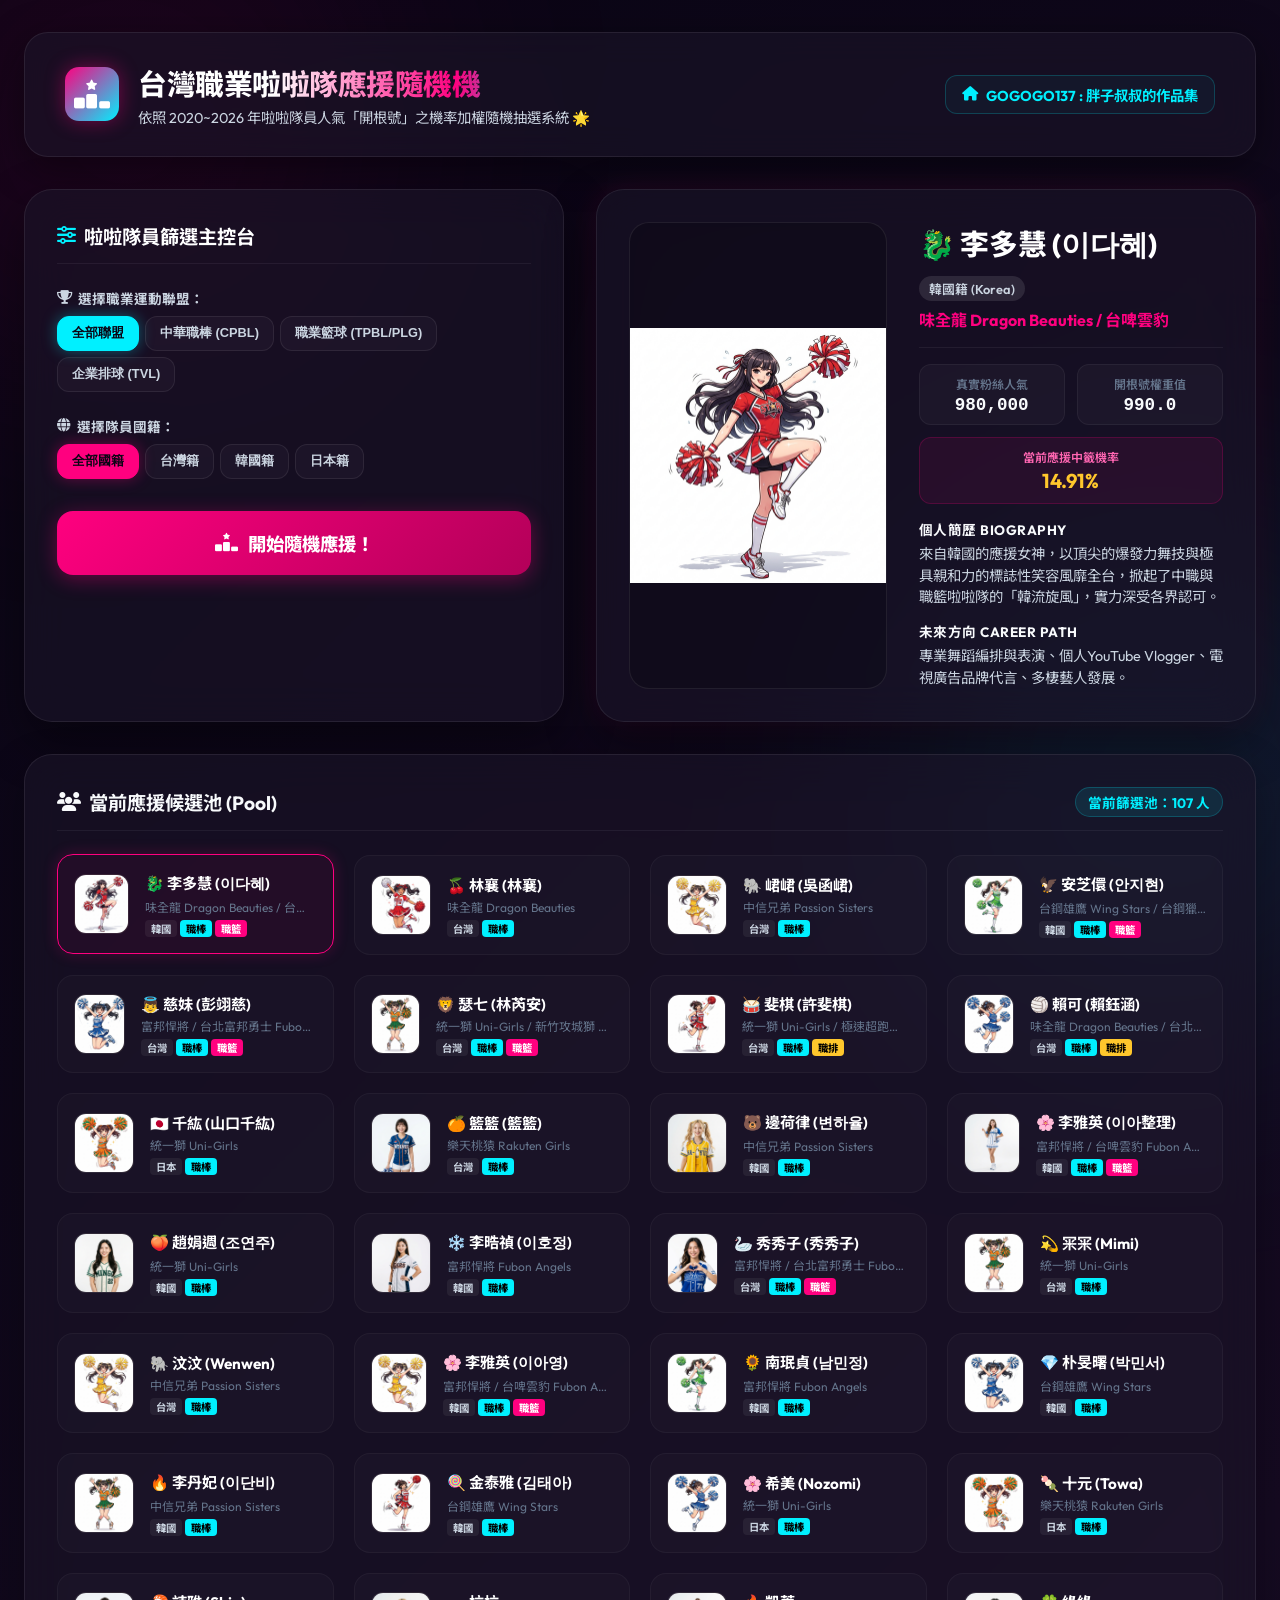
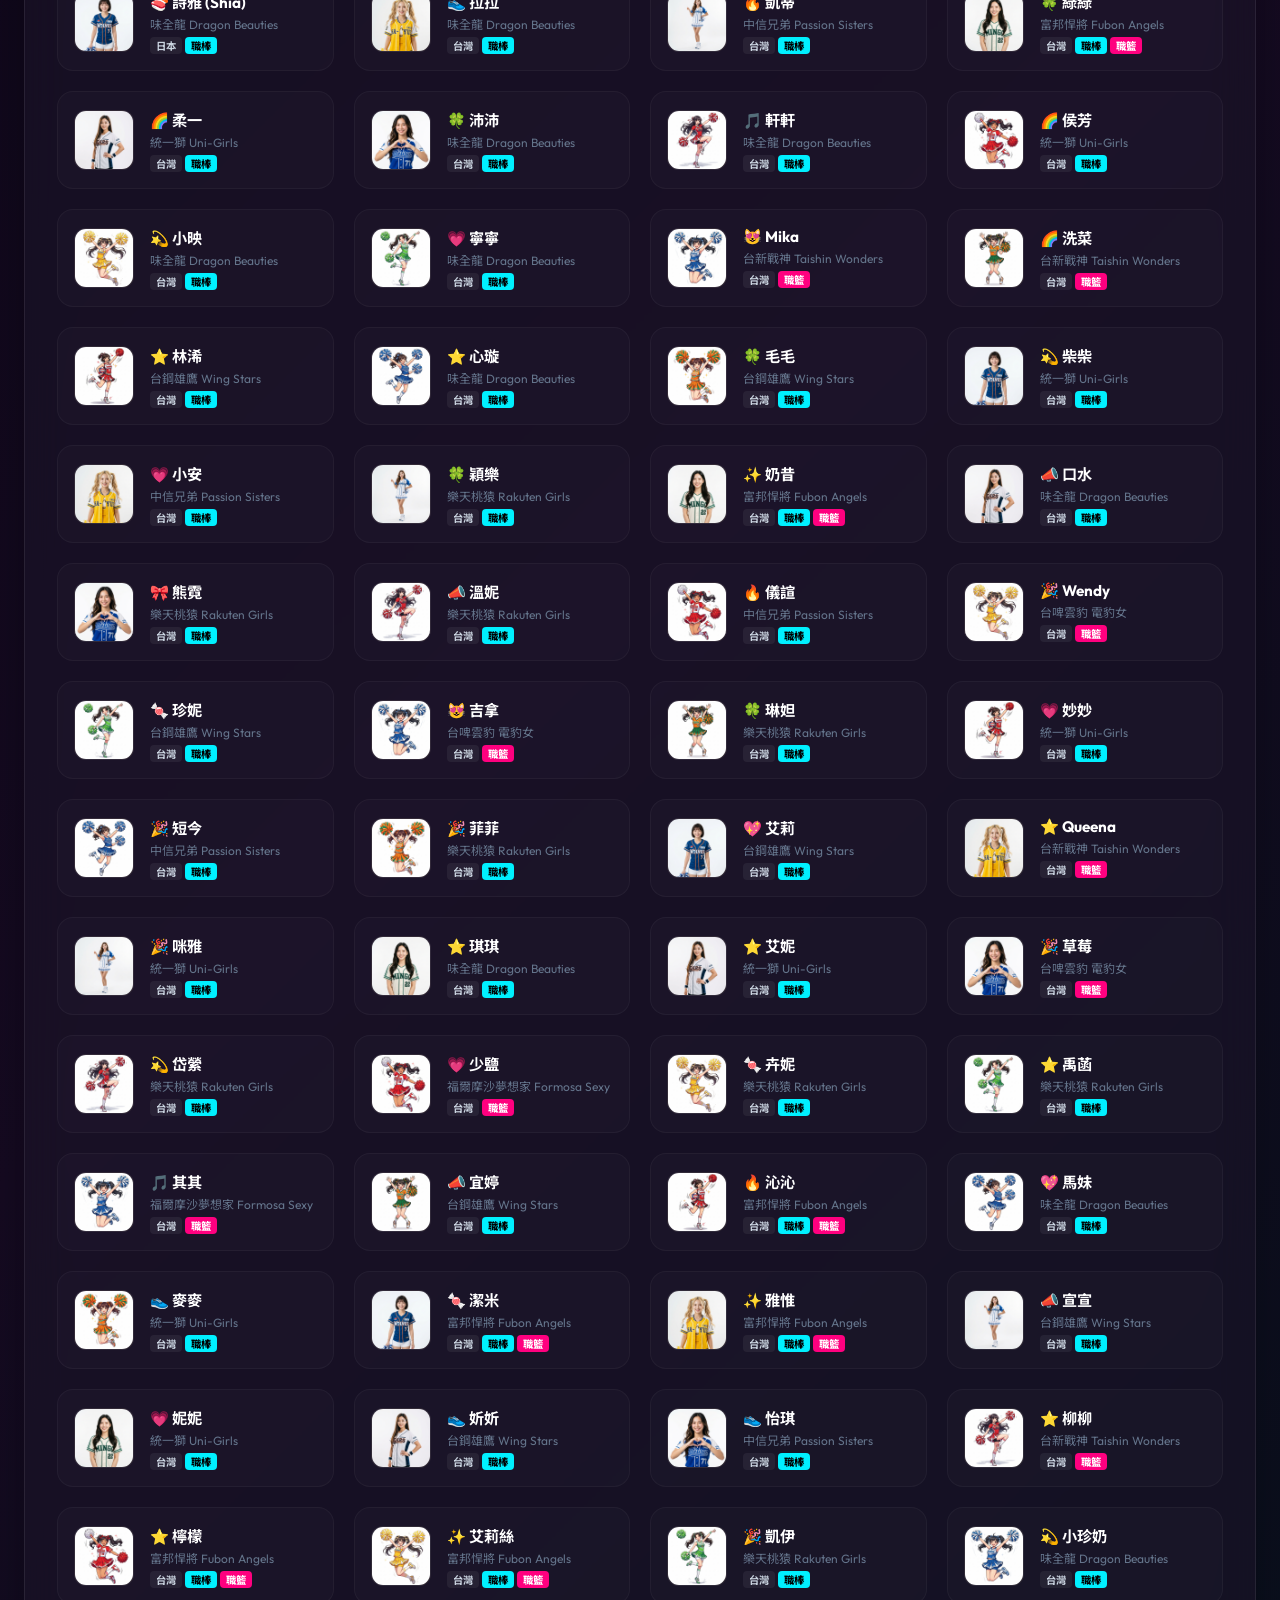
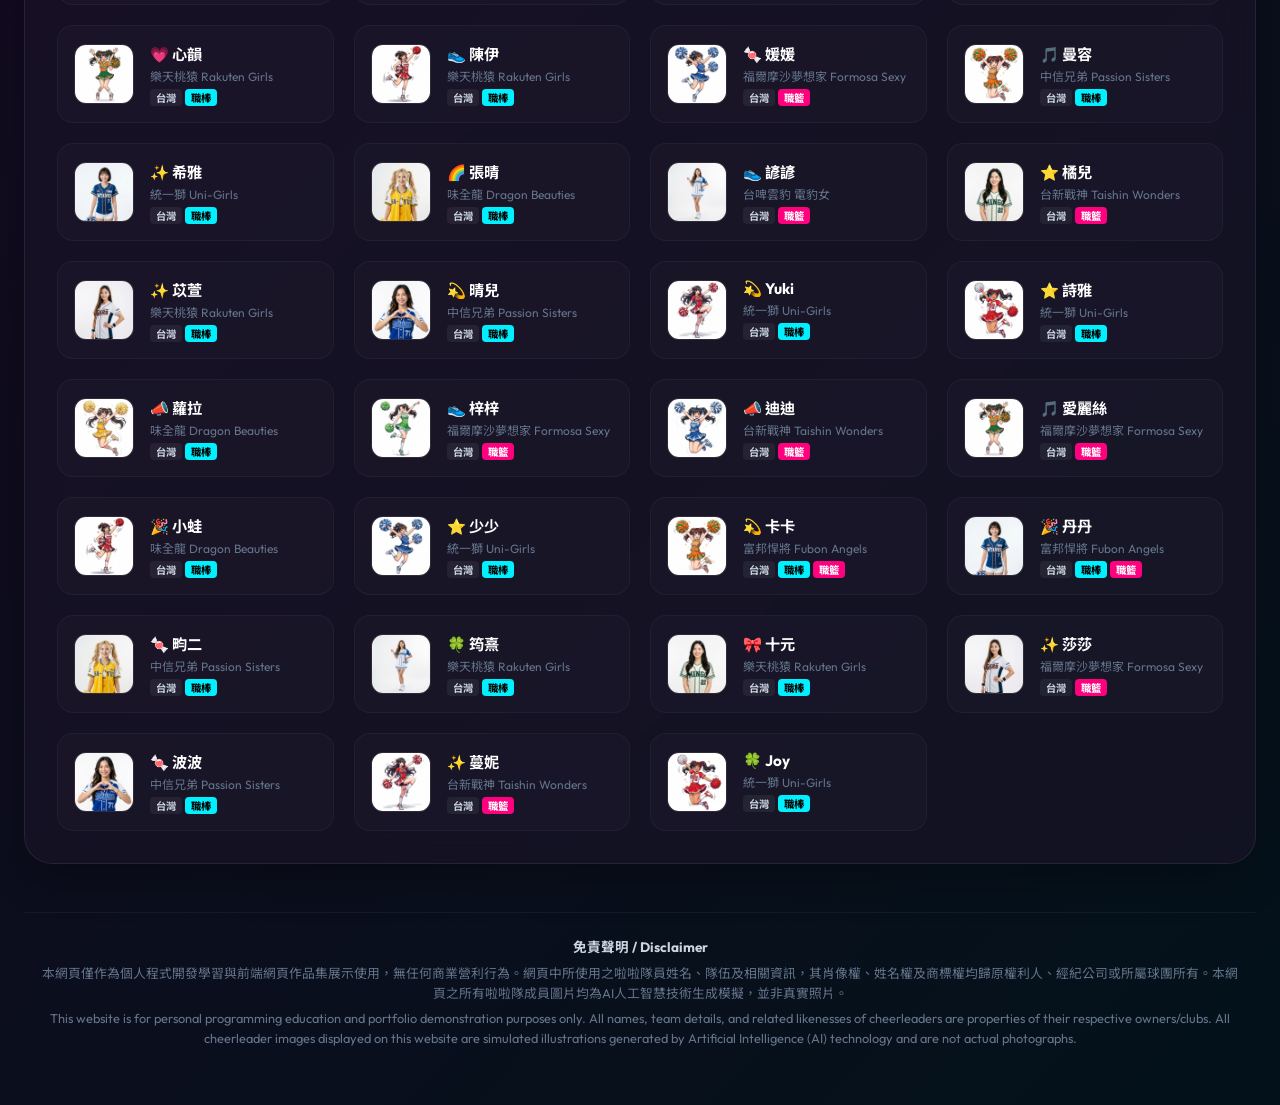
<file: cheerleader/index.html>
<!DOCTYPE html>
<html lang="zh-TW">
<head>
    <meta charset="UTF-8">
    <meta name="viewport" content="width=device-width, initial-scale=1.0">
    <title>📣 台灣啦啦隊員篩選與隨選應援機 | Cheerleader Selection App</title>
    <!-- Google Fonts -->
    <link rel="preconnect" href="https://fonts.googleapis.com">
    <link rel="preconnect" href="https://fonts.gstatic.com" crossorigin>
    <link href="https://fonts.googleapis.com/css2?family=Montserrat:wght@400;600;700;800&family=Noto+Sans+TC:wght@400;500;700;900&family=Outfit:wght@400;600;700;800&display=swap" rel="stylesheet">
    <!-- FontAwesome for Icons -->
    <link rel="stylesheet" href="https://cdnjs.cloudflare.com/ajax/libs/font-awesome/6.4.0/css/all.min.css">
    <link rel="stylesheet" href="styles.css">
</head>
<body>
    <!-- Background glow spots -->
    <div class="glow-spot glow-1"></div>
    <div class="glow-spot glow-2"></div>

    <div class="app-container">
        <!-- Header -->
        <header>
            <div class="brand-section">
                <div class="logo-icon">
                    <i class="fa-solid fa-ranking-star"></i>
                </div>
                <div class="title-group">
                    <h1>台灣職業啦啦隊應援隨機機</h1>
                    <p>依照 2020~2026 年啦啦隊員人氣「開根號」之機率加權隨機抽選系統 🌟</p>
                </div>
            </div>
            <a href="https://gogogo137-cmyk.github.io/index-zh.html#portfolio" class="back-home-btn">
                <i class="fa-solid fa-house"></i> GOGOGO137 : 胖子叔叔的作品集
            </a>
        </header>

        <!-- Main Workspace -->
        <main class="dashboard">
            <!-- Top Side: Filter Controller Card -->
            <section class="control-card">
                <div class="section-title">
                    <i class="fa-solid fa-sliders"></i>
                    <span>啦啦隊員篩選主控台</span>
                </div>

                <!-- Sport League Filter -->
                <div class="filter-group">
                    <div class="filter-label">
                        <i class="fa-solid fa-trophy"></i> 選擇職業運動聯盟：
                    </div>
                    <div class="filter-buttons">
                        <button class="filter-btn active league-btn" id="lbtn-all" onclick="filterLeague('all')">全部聯盟</button>
                        <button class="filter-btn league-btn" id="lbtn-cpbl" onclick="filterLeague('cpbl')">中華職棒 (CPBL)</button>
                        <button class="filter-btn league-btn" id="lbtn-tpbl" onclick="filterLeague('tpbl')">職業籃球 (TPBL/PLG)</button>
                        <button class="filter-btn league-btn" id="lbtn-tvl" onclick="filterLeague('tvl')">企業排球 (TVL)</button>
                    </div>
                </div>

                <!-- Nationality Filter -->
                <div class="filter-group">
                    <div class="filter-label">
                        <i class="fa-solid fa-globe"></i> 選擇隊員國籍：
                    </div>
                    <div class="filter-buttons">
                        <button class="filter-btn active nat-btn" id="nbtn-all" onclick="filterNationality('all')">全部國籍</button>
                        <button class="filter-btn nat-btn" id="nbtn-taiwan" onclick="filterNationality('taiwan')">台灣籍</button>
                        <button class="filter-btn nat-btn" id="nbtn-korea" onclick="filterNationality('korea')">韓國籍</button>
                        <button class="filter-btn nat-btn" id="nbtn-japan" onclick="filterNationality('japan')">日本籍</button>
                    </div>
                </div>

                <!-- Spin Trigger Action -->
                <div class="spin-action-wrapper">
                    <button class="btn-spin" id="btn-spin" onclick="spinWheel()">
                        <i class="fa-solid fa-ranking-star"></i> 開始隨機應援！
                    </button>
                </div>
            </section>

            <!-- Bottom Side: Spotlight Presentation Card -->
            <section class="spotlight-card">
                <div class="spotlight-left">
                    <img id="spotlight-img" src="assets/dahye.png" alt="李多慧">
                </div>
                <div class="spotlight-right">
                    <div class="spotlight-info-header">
                        <h2 id="spotlight-name">
                            🐉 李多慧 (이다혜)
                            <span class="spotlight-nat">韓國籍 (Korea)</span>
                        </h2>
                        <div id="spotlight-team">味全龍 Dragon Beauties / 台啤雲豹</div>
                    </div>

                    <!-- Metrics box showing the math weights -->
                    <div class="spotlight-metrics">
                        <div class="metric-item">
                            <div class="metric-title">真實粉絲人氣</div>
                            <div class="metric-value" id="spotlight-popularity">980,000</div>
                        </div>
                        <div class="metric-item">
                            <div class="metric-title">開根號權重值</div>
                            <div class="metric-value" id="spotlight-sqrt">990.0</div>
                        </div>
                        <div class="metric-item" style="grid-column: 1 / -1; background: rgba(255, 0, 127, 0.08); border-color: rgba(255, 0, 127, 0.2)">
                            <div class="metric-title" style="color: #ff66b2">當前應援中籤機率</div>
                            <div class="metric-value highlight" id="spotlight-prob">14.91%</div>
                        </div>
                    </div>

                    <!-- Description fields -->
                    <div class="spotlight-desc-box">
                        <div class="desc-block">
                            <strong>個人簡歷 Biography</strong>
                            <p id="spotlight-bio">來自韓國的應援女神，以頂尖的爆發力舞技與極具親和力的標誌性笑容風靡全台，掀起了中職與職籃啦啦隊的「韓流旋風」，實力深受各界認可。</p>
                        </div>
                        <div class="desc-block">
                            <strong>未來方向 Career Path</strong>
                            <p id="spotlight-direction">專業舞蹈編排與表演、個人YouTube Vlogger、電視廣告品牌代言、多棲藝人發展。</p>
                        </div>
                    </div>
                </div>
            </section>
        </main>

        <!-- Bottom Panel: Cheerleaders Pool Gallery -->
        <section class="pool-gallery-section">
            <div class="pool-header">
                <h2><i class="fa-solid fa-users"></i> 當前應援候選池 (Pool)</h2>
                <span id="pool-count">當前篩選池：9 人</span>
            </div>
            <!-- Grid displaying miniature cards of cheerleaders currently selected -->
            <div class="cheer-grid" id="cheer-grid">
                <!-- Dynamically loaded by app.js -->
            </div>
        </section>

        <!-- Disclaimer Footer -->
        <footer class="app-disclaimer">
            <p><strong>免責聲明 / Disclaimer</strong></p>
            <p>本網頁僅作為個人程式開發學習與前端網頁作品集展示使用，無任何商業營利行為。網頁中所使用之啦啦隊員姓名、隊伍及相關資訊，其肖像權、姓名權及商標權均歸原權利人、經紀公司或所屬球團所有。本網頁之所有啦啦隊成員圖片均為AI人工智慧技術生成模擬，並非真實照片。</p>
            <p>This website is for personal programming education and portfolio demonstration purposes only. All names, team details, and related likenesses of cheerleaders are properties of their respective owners/clubs. All cheerleader images displayed on this website are simulated illustrations generated by Artificial Intelligence (AI) technology and are not actual photographs.</p>
        </footer>
    </div>

    <!-- Script file -->
    <script src="app.js"></script>
</body>
</html>
</file>
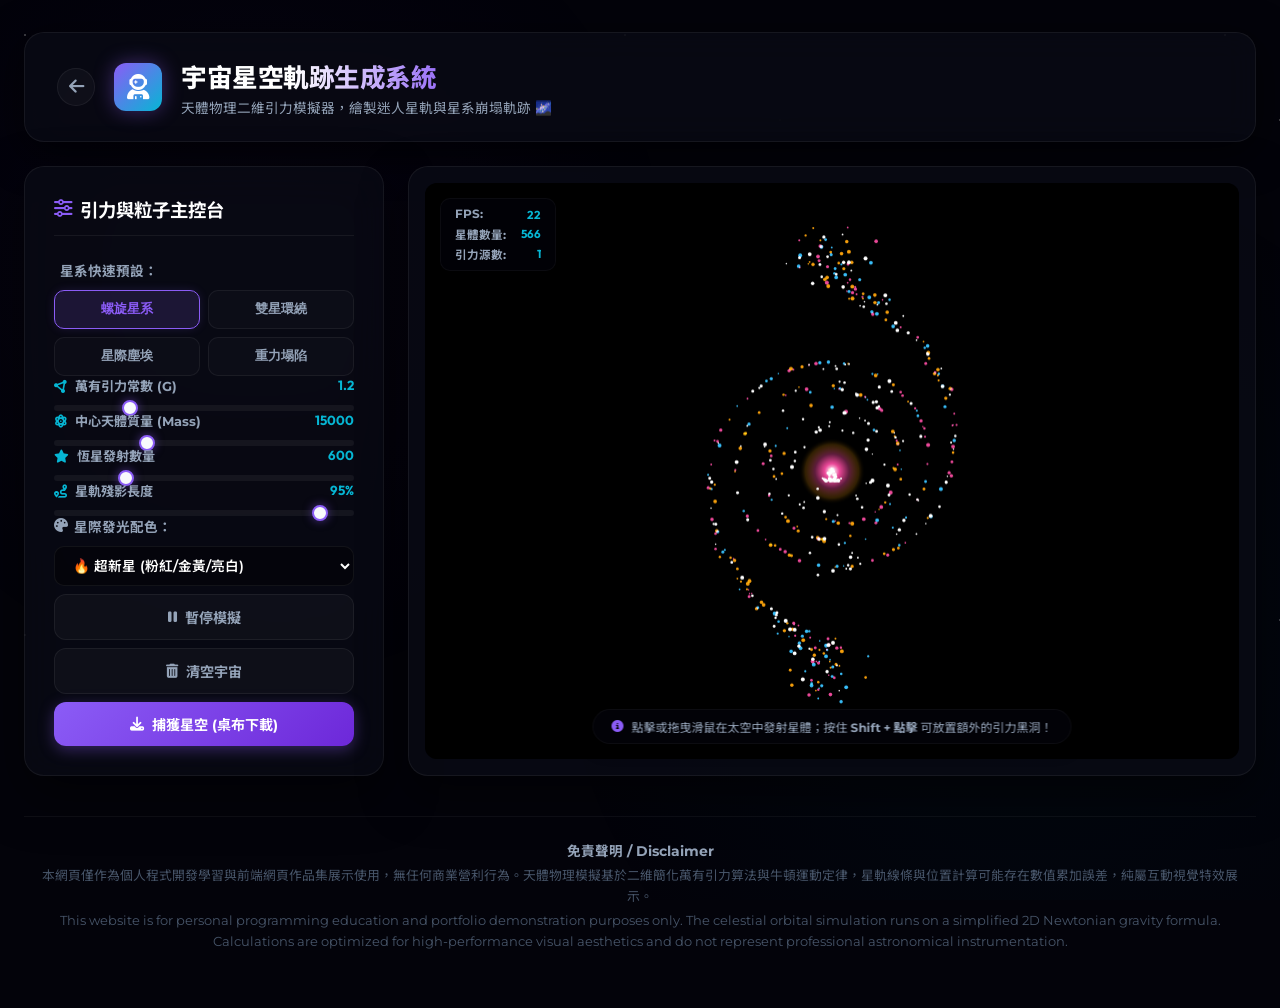
<file: cosmos-generator/index.html>
<!DOCTYPE html>
<html lang="zh-TW">
<head>
    <meta charset="UTF-8">
    <meta name="viewport" content="width=device-width, initial-scale=1.0">
    <title>🌌 宇宙星空軌跡生成器 | Interactive Cosmos Gravity Simulator</title>
    <!-- Google Fonts -->
    <link rel="preconnect" href="https://fonts.googleapis.com">
    <link rel="preconnect" href="https://fonts.gstatic.com" crossorigin>
    <link href="https://fonts.googleapis.com/css2?family=Montserrat:wght@400;600;700;800&family=Noto+Sans+TC:wght@400;500;700;900&family=Outfit:wght@300;400;600;700&display=swap" rel="stylesheet">
    <!-- FontAwesome for Icons -->
    <link rel="stylesheet" href="https://cdnjs.cloudflare.com/ajax/libs/font-awesome/6.4.0/css/all.min.css">
    <link rel="stylesheet" href="style.css">
</head>
<body>
    <!-- Background star dust (CSS parallax overlay) -->
    <div class="space-bg"></div>

    <div class="app-container">
        <!-- Header -->
        <header class="app-header">
            <div class="brand-section">
                <a href="../index-zh.html" class="back-home-btn" title="返回個人首頁">
                    <i class="fa-solid fa-arrow-left"></i>
                </a>
                <div class="logo-icon">
                    <i class="fa-solid fa-user-astronaut"></i>
                </div>
                <div class="title-group">
                    <h1>宇宙星空軌跡生成系統</h1>
                    <p>天體物理二維引力模擬器，繪製迷人星軌與星系崩塌軌跡 🌌</p>
                </div>
            </div>
        </header>

        <!-- Main Workspace -->
        <main class="workspace-grid">
            <!-- Left Side: Controls Panel -->
            <section class="control-panel">
                <div class="panel-header">
                    <h2><i class="fa-solid fa-sliders"></i> 引力與粒子主控台</h2>
                </div>

                <div class="panel-body">
                    <!-- 1. Presets Selection -->
                    <div class="control-group">
                        <label class="group-label"><i class="fa-solid fa-galaxy"></i> 星系快速預設：</label>
                        <div class="preset-grid">
                            <button class="preset-btn active" onclick="loadPreset('spiral')">螺旋星系</button>
                            <button class="preset-btn" onclick="loadPreset('binary')">雙星環繞</button>
                            <button class="preset-btn" onclick="loadPreset('dust')">星際塵埃</button>
                            <button class="preset-btn" onclick="loadPreset('collapse')">重力塌陷</button>
                        </div>
                    </div>

                    <!-- 2. Physics Controls -->
                    <div class="control-group">
                        <div class="slider-header">
                            <label for="gravity-g"><i class="fa-solid fa-circle-nodes"></i> 萬有引力常數 (G)</label>
                            <span class="slider-val" id="g-val">1.2</span>
                        </div>
                        <input type="range" id="gravity-g" min="0" max="5" step="0.1" value="1.2">
                    </div>

                    <div class="control-group">
                        <div class="slider-header">
                            <label for="core-mass"><i class="fa-solid fa-atom"></i> 中心天體質量 (Mass)</label>
                            <span class="slider-val" id="mass-val">15000</span>
                        </div>
                        <input type="range" id="core-mass" min="0" max="50000" step="500" value="15000">
                    </div>

                    <!-- 3. Particle Settings -->
                    <div class="control-group">
                        <div class="slider-header">
                            <label for="particle-count"><i class="fa-solid fa-star"></i> 恆星發射數量</label>
                            <span class="slider-val" id="count-val">600</span>
                        </div>
                        <input type="range" id="particle-count" min="50" max="2500" step="50" value="600">
                    </div>

                    <div class="control-group">
                        <div class="slider-header">
                            <label for="trail-length"><i class="fa-solid fa-route"></i> 星軌殘影長度</label>
                            <span class="slider-val" id="trail-val">95%</span>
                        </div>
                        <input type="range" id="trail-length" min="50" max="99.5" step="0.5" value="95">
                    </div>

                    <!-- 4. Color Palette -->
                    <div class="control-group">
                        <label class="group-label"><i class="fa-solid fa-palette"></i> 星際發光配色：</label>
                        <select id="color-palette" class="select-control">
                            <option value="supernova" selected>🔥 超新星 (粉紅/金黃/亮白)</option>
                            <option value="deepspace">💎 深空星雲 (靛藍/霓虹紫/青綠)</option>
                            <option value="solar">☀️ 太陽烈焰 (熔岩紅/橙黃/亮金)</option>
                            <option value="frost">❄️ 極寒冰川 (極光青/天藍/冰白)</option>
                        </select>
                    </div>

                    <!-- 5. Simulator Actions -->
                    <div class="action-buttons">
                        <button class="btn btn-secondary" onclick="togglePlayState()" id="btn-pause">
                            <i class="fa-solid fa-pause"></i> 暫停模擬
                        </button>
                        <button class="btn btn-secondary" onclick="clearParticles()">
                            <i class="fa-solid fa-trash-can"></i> 清空宇宙
                        </button>
                        <button class="btn btn-primary" onclick="exportStarrySky()">
                            <i class="fa-solid fa-download"></i> 捕獲星空 (桌布下載)
                        </button>
                    </div>
                </div>
            </section>

            <!-- Right Side: Canvas Workspace -->
            <section class="canvas-panel">
                <div class="canvas-container">
                    <canvas id="cosmos-canvas"></canvas>
                    
                    <!-- HUD Overlay Info -->
                    <div class="hud-overlay">
                        <div class="hud-item">FPS: <span id="hud-fps" class="hud-val">60</span></div>
                        <div class="hud-item">星體數量: <span id="hud-particles" class="hud-val">0</span></div>
                        <div class="hud-item">引力源數: <span id="hud-sources" class="hud-val">1</span></div>
                    </div>

                    <!-- Floating Tips -->
                    <div class="canvas-tips">
                        <i class="fa-solid fa-circle-info"></i>
                        <span>點擊或拖曳滑鼠在太空中發射星體；按住 <b>Shift + 點擊</b> 可放置額外的引力黑洞！</span>
                    </div>
                </div>
            </section>
        </main>

        <!-- Disclaimer Footer -->
        <footer class="app-disclaimer">
            <p><strong>免責聲明 / Disclaimer</strong></p>
            <p>本網頁僅作為個人程式開發學習與前端網頁作品集展示使用，無任何商業營利行為。天體物理模擬基於二維簡化萬有引力算法與牛頓運動定律，星軌線條與位置計算可能存在數值累加誤差，純屬互動視覺特效展示。</p>
            <p>This website is for personal programming education and portfolio demonstration purposes only. The celestial orbital simulation runs on a simplified 2D Newtonian gravity formula. Calculations are optimized for high-performance visual aesthetics and do not represent professional astronomical instrumentation.</p>
        </footer>
    </div>

    <!-- Custom Script -->
    <script src="app.js"></script>
</body>
</html>
</file>
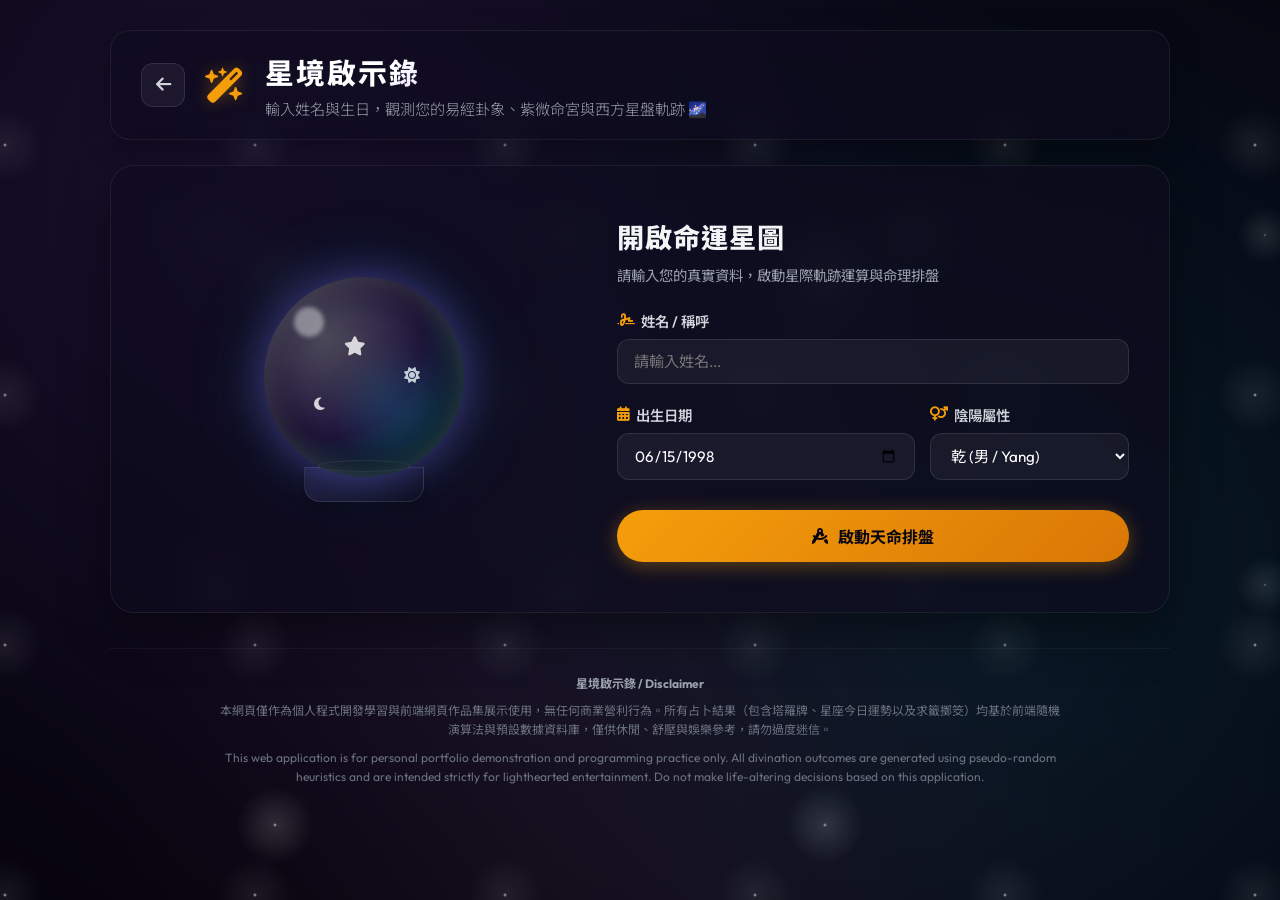
<file: fortune-telling/index.html>
<!DOCTYPE html>
<html lang="zh-TW">
<head>
    <meta charset="UTF-8">
    <meta name="viewport" content="width=device-width, initial-scale=1.0">
    <title>🔮 星境啟示錄 | Cosmic Divination Oracle</title>
    <!-- Google Fonts -->
    <link rel="preconnect" href="https://fonts.googleapis.com">
    <link rel="preconnect" href="https://fonts.gstatic.com" crossorigin>
    <link href="https://fonts.googleapis.com/css2?family=Montserrat:wght@300;400;600;700&family=Noto+Sans+TC:wght@300;400;500;700;900&family=Noto+Serif+TC:wght@500;700;900&family=Outfit:wght@300;400;600;700&display=swap" rel="stylesheet">
    <!-- FontAwesome for Icons -->
    <link rel="stylesheet" href="https://cdnjs.cloudflare.com/ajax/libs/font-awesome/6.4.0/css/all.min.css">
    <!-- Custom CSS -->
    <link rel="stylesheet" href="styles.css">
</head>
<body>
    <!-- Parallax Cosmic Background -->
    <div class="stars-bg"></div>
    <div class="nebula-bg"></div>

    <div class="app-container">
        <!-- Header -->
        <header class="app-header">
            <div class="brand-section">
                <a href="../index-zh.html" class="back-home-btn" title="返回個人首頁">
                    <i class="fa-solid fa-arrow-left"></i>
                </a>
                <div class="logo-icon">
                    <i class="fa-solid fa-wand-magic-sparkles"></i>
                </div>
                <div class="title-group">
                    <h1>星境啟示錄</h1>
                    <p>輸入姓名與生日，觀測您的易經卦象、紫微命宮與西方星盤軌跡 🌌</p>
                </div>
            </div>
        </header>

        <!-- Step 1: Onboarding Destiny Form Panel (水晶球表單) -->
        <section class="onboarding-panel" id="onboarding-panel">
            <div class="crystal-ball-container">
                <div class="crystal-ball">
                    <div class="ball-glow"></div>
                    <div class="ball-sparkles">
                        <i class="fa-solid fa-star spark-1"></i>
                        <i class="fa-solid fa-moon spark-2"></i>
                        <i class="fa-solid fa-sun spark-3"></i>
                    </div>
                    <div class="ball-reflection"></div>
                </div>
                <div class="crystal-pedestal"></div>
            </div>

            <div class="form-card">
                <h2>開啟命運星圖</h2>
                <p>請輸入您的真實資料，啟動星際軌跡運算與命理排盤</p>
                
                <div class="form-group">
                    <label for="input-name"><i class="fa-solid fa-signature text-accent"></i> 姓名 / 稱呼</label>
                    <input type="text" id="input-name" placeholder="請輸入姓名..." maxlength="10">
                </div>

                <div class="form-grid">
                    <div class="form-group">
                        <label for="input-birthday"><i class="fa-solid fa-calendar-days text-accent"></i> 出生日期</label>
                        <input type="date" id="input-birthday" value="1998-06-15" min="1901-01-01">
                    </div>
                    <div class="form-group">
                        <label for="input-gender"><i class="fa-solid fa-venus-mars text-accent"></i> 陰陽屬性</label>
                        <select id="input-gender">
                            <option value="male" selected>乾 (男 / Yang)</option>
                            <option value="female">坤 (女 / Yin)</option>
                            <option value="none">無 (不設限 / None)</option>
                        </select>
                    </div>
                </div>

                <button class="btn btn-primary btn-block" onclick="activateDestinyMap()">
                    <i class="fa-solid fa-compass-drafting"></i> 啟動天命排盤
                </button>
            </div>
        </section>

        <!-- Mode Switcher Tabs (預設隱藏，輸入資料後解鎖) -->
        <nav class="oracle-tabs" id="oracle-tabs" style="display: none;">
            <button class="tab-btn active" onclick="switchMode('destiny')">
                <i class="fa-solid fa-compass"></i> 🧭 命盤總覽
            </button>
            <button class="tab-btn" onclick="switchMode('tarot')">
                <i class="fa-solid fa-cards"></i> 🔮 塔羅密語
            </button>
            <button class="tab-btn" onclick="switchMode('horoscope')">
                <i class="fa-solid fa-sun-dust"></i> ✨ 星曜運勢
            </button>
            <button class="tab-btn" onclick="switchMode('divination')">
                <i class="fa-solid fa-gong"></i> 🏮 聖筊靈籤
            </button>
            <button class="edit-info-btn" onclick="showOnboardingForm()" title="修改個人資料">
                <i class="fa-solid fa-user-gear"></i>
            </button>
        </nav>

        <!-- Main Workspace (預設隱藏，解鎖後展示) -->
        <main class="workspace-card" id="workspace-card" style="display: none;">
            
            <!-- SECTION 0: DESTINY BOARD (新分頁) -->
            <section id="mode-destiny" class="oracle-section active">
                <div class="section-intro">
                    <h2><span id="destiny-user-name">-</span> 的宇宙天命盤</h2>
                    <p>結合易經八卦、紫微主星、西洋星座與生命靈數，這是星軌賦予您的天賦與命運印記。</p>
                </div>

                <div class="destiny-grid">
                    <!-- Card 1: Bagua & Five Elements -->
                    <div class="destiny-card card-bagua">
                        <div class="card-header">
                            <span class="card-icon">☯</span>
                            <h3>易經八卦與五行</h3>
                        </div>
                        <div class="card-body">
                            <div class="bagua-title" id="bagua-title">離卦・離為火</div>
                            <p class="card-text" id="bagua-desc">載入中...</p>
                            
                            <!-- Five elements meter -->
                            <div class="five-elements">
                                <h4>五行能量分佈</h4>
                                <div class="element-row">
                                    <span class="elem-label">木 (Wood)</span>
                                    <div class="elem-bar"><div class="elem-fill fill-wood" id="elem-wood" style="width: 20%"></div></div>
                                </div>
                                <div class="element-row">
                                    <span class="elem-label">火 (Fire)</span>
                                    <div class="elem-bar"><div class="elem-fill fill-fire" id="elem-fire" style="width: 20%"></div></div>
                                </div>
                                <div class="element-row">
                                    <span class="elem-label">土 (Earth)</span>
                                    <div class="elem-bar"><div class="elem-fill fill-earth" id="elem-earth" style="width: 20%"></div></div>
                                </div>
                                <div class="element-row">
                                    <span class="elem-label">金 (Metal)</span>
                                    <div class="elem-bar"><div class="elem-fill fill-metal" id="elem-metal" style="width: 20%"></div></div>
                                </div>
                                <div class="element-row">
                                    <span class="elem-label">水 (Water)</span>
                                    <div class="elem-bar"><div class="elem-fill fill-water" id="elem-water" style="width: 20%"></div></div>
                                </div>
                            </div>
                        </div>
                    </div>

                    <!-- Card 2: Ziwei Doushu Life Palace -->
                    <div class="destiny-card card-ziwei">
                        <div class="card-header">
                            <span class="card-icon">🌌</span>
                            <h3>紫微斗數命宮主星</h3>
                        </div>
                        <div class="card-body">
                            <div class="ziwei-title" id="ziwei-title">紫微星・帝王之相</div>
                            <p class="card-text" id="ziwei-desc">載入中...</p>
                            <div class="card-advice-box">
                                <strong>【命宮天啟】</strong>
                                <span id="ziwei-advice">載入中...</span>
                            </div>
                        </div>
                    </div>

                    <!-- Card 3: Western Zodiac & Planets -->
                    <div class="destiny-card card-zodiac">
                        <div class="card-header">
                            <span class="card-icon" id="zodiac-card-icon">♈</span>
                            <h3>西洋占星與守護星</h3>
                        </div>
                        <div class="card-body">
                            <div class="zodiac-title" id="zodiac-card-title">雙子座 Gemini</div>
                            <div class="zodiac-metadata">
                                <span>守護星：<strong id="zodiac-ruler">-</strong></span>
                                <span>元素屬性：<strong id="zodiac-element">-</strong></span>
                            </div>
                            <p class="card-text" id="zodiac-desc">載入中...</p>
                            <div class="card-advice-box">
                                <strong>【星曜和諧】</strong>
                                <span id="zodiac-advice">載入中...</span>
                            </div>
                        </div>
                    </div>

                    <!-- Card 4: Life Path Number -->
                    <div class="destiny-card card-lifepath">
                        <div class="card-header">
                            <span class="card-icon">🔢</span>
                            <h3>西方生命靈數</h3>
                        </div>
                        <div class="card-body">
                            <div class="lifepath-title">生命靈數：<span id="lifepath-number">7</span></div>
                            <p class="card-text" id="lifepath-desc">載入中...</p>
                            <div class="lifepath-keywords" id="lifepath-keywords">
                                <!-- Dynamic keywords tags -->
                            </div>
                        </div>
                    </div>

                    <!-- Card 5 (一3): Glyphomancy (梅花易數測字) -->
                    <div class="destiny-card card-glyph">
                        <div class="card-header">
                            <span class="card-icon"><i class="fa-solid fa-pen-fancy"></i></span>
                            <h3>梅花易數・命運測字</h3>
                        </div>
                        <div class="card-body">
                            <div class="glyph-char" id="destiny-glyph-char">泰</div>
                            <div class="glyph-title" id="destiny-glyph-title">安泰亨通之象</div>
                            <p class="card-text" id="destiny-glyph-desc">載入中...</p>
                        </div>
                    </div>

                    <!-- Card 6 (二1): Nordic Runes (盧恩符文) -->
                    <div class="destiny-card card-rune">
                        <div class="card-header">
                            <span class="card-icon"><i class="fa-solid fa-gem"></i></span>
                            <h3>北歐盧恩符文</h3>
                        </div>
                        <div class="card-body">
                            <div class="rune-symbol" id="destiny-rune-symbol">ᚠ</div>
                            <div class="rune-title" id="destiny-rune-title">Fehu (財富)</div>
                            <p class="card-text" id="destiny-rune-desc">載入中...</p>
                        </div>
                    </div>

                    <!-- Card 7 (二2): Tea Leaf Reading (英式茶葉占卜) -->
                    <div class="destiny-card card-tea">
                        <div class="card-header">
                            <span class="card-icon"><i class="fa-solid fa-mug-hot"></i></span>
                            <h3>英式茶葉占卜</h3>
                        </div>
                        <div class="card-body">
                            <div class="tea-pattern" id="destiny-tea-pattern">☕ 飛鳥 (Bird)</div>
                            <p class="card-text" id="destiny-tea-desc">載入中...</p>
                            <div class="card-advice-box">
                                <strong>【茶渣預言】</strong>
                                <span id="destiny-tea-advice">載入中...</span>
                            </div>
                        </div>
                    </div>

                    <!-- Card 8 (二4): Aura-Soma (靈性彩油) -->
                    <div class="destiny-card card-aura">
                        <div class="card-header">
                            <span class="card-icon"><i class="fa-solid fa-flask"></i></span>
                            <h3>靈性彩油 Aura-Soma</h3>
                        </div>
                        <div class="card-body">
                            <div class="aura-bottle-container">
                                <div class="aura-bottle" id="aura-bottle-visual">
                                    <div class="aura-liquid upper-liquid" id="aura-liquid-upper"></div>
                                    <div class="aura-liquid lower-liquid" id="aura-liquid-lower"></div>
                                    <div class="bottle-shine"></div>
                                </div>
                                <div class="aura-bottle-cap"></div>
                            </div>
                            <div class="aura-title" id="destiny-aura-title">大天使平衡瓶</div>
                            <p class="card-text" id="destiny-aura-desc">載入中...</p>
                        </div>
                    </div>

                    <!-- Card 9 (三1): Totem Animal (印地安守護靈獸) -->
                    <div class="destiny-card card-totem">
                        <div class="card-header">
                            <span class="card-icon"><i class="fa-solid fa-feather"></i></span>
                            <h3>印地安守護靈獸</h3>
                        </div>
                        <div class="card-body">
                            <div class="totem-title" id="destiny-totem-title">🦅 狼 (Wolf)</div>
                            <p class="card-text" id="destiny-totem-desc">載入中...</p>
                            <div class="card-advice-box">
                                <strong>【靈運動物指引】</strong>
                                <span id="destiny-totem-advice">載入中...</span>
                            </div>
                        </div>
                    </div>

                    <!-- Card 10 (三2): Geomancy (阿拉伯沙書占卜) -->
                    <div class="destiny-card card-geomancy">
                        <div class="card-header">
                            <span class="card-icon"><i class="fa-solid fa-braille"></i></span>
                            <h3>阿拉伯沙書占卜</h3>
                        </div>
                        <div class="card-body">
                            <div class="geomancy-figure" id="destiny-geom-fig">⚃⚃</div>
                            <div class="geomancy-title" id="destiny-geom-title">Via (道路)</div>
                            <p class="card-text" id="destiny-geom-desc">載入中...</p>
                        </div>
                    </div>

                    <!-- Card 11 (三3): Nakshatra (印度吠陀星曜) -->
                    <div class="destiny-card card-vedic">
                        <div class="card-header">
                            <span class="card-icon"><i class="fa-solid fa-om"></i></span>
                            <h3>印度吠陀星曜</h3>
                        </div>
                        <div class="card-body">
                            <div class="vedic-title" id="destiny-vedic-title">婁宿 (Ashwini)</div>
                            <p class="card-text" id="destiny-vedic-desc">載入中...</p>
                            <div class="card-advice-box">
                                <strong>【吠陀卡因果律】</strong>
                                <span id="destiny-vedic-advice">載入中...</span>
                            </div>
                        </div>
                    </div>
                </div>
            </section>
            
            <!-- SECTION 1: TAROT ORACLE -->
            <section id="mode-tarot" class="oracle-section">
                <div class="section-intro">
                    <h2>大阿爾克那・三陣啟示</h2>
                    <p>靜下心來，默想您心中的問題，隨機抽取三張牌，代表您（<span class="user-placeholder-name">-</span>）的「過去」、「現在」與「未來」。</p>
                </div>

                <div class="tarot-board">
                    <!-- Past Card -->
                    <div class="tarot-card-container">
                        <div class="card-position-label">過去 (Past)</div>
                        <div class="tarot-card" id="tarot-0" onclick="flipTarotCard(0)">
                            <div class="card-face card-front">
                                <div class="card-back-pattern"></div>
                            </div>
                            <div class="card-face card-back" id="tarot-back-0">
                                <!-- Dynamic Tarot Image & Text -->
                            </div>
                        </div>
                    </div>

                    <!-- Present Card -->
                    <div class="tarot-card-container">
                        <div class="card-position-label">現在 (Present)</div>
                        <div class="tarot-card" id="tarot-1" onclick="flipTarotCard(1)">
                            <div class="card-face card-front">
                                <div class="card-back-pattern"></div>
                            </div>
                            <div class="card-face card-back" id="tarot-back-1">
                                <!-- Dynamic Tarot Image & Text -->
                            </div>
                        </div>
                    </div>

                    <!-- Future Card -->
                    <div class="tarot-card-container">
                        <div class="card-position-label">未來 (Future)</div>
                        <div class="tarot-card" id="tarot-2" onclick="flipTarotCard(2)">
                            <div class="card-face card-front">
                                <div class="card-back-pattern"></div>
                            </div>
                            <div class="card-face card-back" id="tarot-back-2">
                                <!-- Dynamic Tarot Image & Text -->
                            </div>
                        </div>
                    </div>
                </div>

                <div class="tarot-controls">
                    <button class="btn btn-primary" onclick="drawTarot()">
                        <i class="fa-solid fa-wand-sparkles"></i> 洗牌並抽取啟示
                    </button>
                </div>

                <!-- Interpretation Panels -->
                <div class="tarot-results" id="tarot-results" style="display: none;">
                    <h3><i class="fa-solid fa-scroll-old"></i> 星際啟示解讀</h3>
                    <div class="tarot-results-grid">
                        <div class="result-box" id="result-0">
                            <h4>過去</h4>
                            <h5 class="card-name">-</h5>
                            <p class="card-desc">-</p>
                        </div>
                        <div class="result-box" id="result-1">
                            <h4>現在</h4>
                            <h5 class="card-name">-</h5>
                            <p class="card-desc">-</p>
                        </div>
                        <div class="result-box" id="result-2">
                            <h4>未來</h4>
                            <h5 class="card-name">-</h5>
                            <p class="card-desc">-</p>
                        </div>
                    </div>
                </div>
            </section>


            <!-- SECTION 2: ASTRO HOROSCOPE -->
            <section id="mode-horoscope" class="oracle-section">
                <div class="section-intro">
                    <h2>星曜行運軌跡</h2>
                    <p>下方為您的出生星盤星座。您也可以隨意點擊其他星座，觀測今日宇宙磁場對該星座的能量能量分佈。</p>
                </div>

                <!-- Zodiac Sign Grid Selector -->
                <div class="zodiac-grid">
                    <button class="zodiac-item" id="zodiac-aries" onclick="selectZodiac('aries')">
                        <span class="zodiac-symbol">♈</span>
                        <span class="zodiac-name">牡羊座</span>
                    </button>
                    <button class="zodiac-item" id="zodiac-taurus" onclick="selectZodiac('taurus')">
                        <span class="zodiac-symbol">♉</span>
                        <span class="zodiac-name">金牛座</span>
                    </button>
                    <button class="zodiac-item" id="zodiac-gemini" onclick="selectZodiac('gemini')">
                        <span class="zodiac-symbol">♊</span>
                        <span class="zodiac-name">雙子座</span>
                    </button>
                    <button class="zodiac-item" id="zodiac-cancer" onclick="selectZodiac('cancer')">
                        <span class="zodiac-symbol">♋</span>
                        <span class="zodiac-name">巨蟹座</span>
                    </button>
                    <button class="zodiac-item" id="zodiac-leo" onclick="selectZodiac('leo')">
                        <span class="zodiac-symbol">♌</span>
                        <span class="zodiac-name">獅子座</span>
                    </button>
                    <button class="zodiac-item" id="zodiac-virgo" onclick="selectZodiac('virgo')">
                        <span class="zodiac-symbol">♍</span>
                        <span class="zodiac-name">處女座</span>
                    </button>
                    <button class="zodiac-item" id="zodiac-libra" onclick="selectZodiac('libra')">
                        <span class="zodiac-symbol">♎</span>
                        <span class="zodiac-name">天秤座</span>
                    </button>
                    <button class="zodiac-item" id="zodiac-scorpio" onclick="selectZodiac('scorpio')">
                        <span class="zodiac-symbol">♏</span>
                        <span class="zodiac-name">天蠍座</span>
                    </button>
                    <button class="zodiac-item" id="zodiac-sagittarius" onclick="selectZodiac('sagittarius')">
                        <span class="zodiac-symbol">♐</span>
                        <span class="zodiac-name">射手座</span>
                    </button>
                    <button class="zodiac-item" id="zodiac-capricorn" onclick="selectZodiac('capricorn')">
                        <span class="zodiac-symbol">♑</span>
                        <span class="zodiac-name">摩羯座</span>
                    </button>
                    <button class="zodiac-item" id="zodiac-aquarius" onclick="selectZodiac('aquarius')">
                        <span class="zodiac-symbol">♒</span>
                        <span class="zodiac-name">水瓶座</span>
                    </button>
                    <button class="zodiac-item" id="zodiac-pisces" onclick="selectZodiac('pisces')">
                        <span class="zodiac-symbol">♓</span>
                        <span class="zodiac-name">雙魚座</span>
                    </button>
                </div>

                <!-- Horoscope Result display -->
                <div class="horoscope-report" id="horoscope-report" style="display: none;">
                    <div class="report-header">
                        <div class="report-zodiac-icon" id="report-icon">♈</div>
                        <div class="report-title-group">
                            <h3 id="report-title">牡羊座 Aries</h3>
                            <p class="report-date" id="report-date">今日運勢行度</p>
                        </div>
                    </div>

                    <div class="report-body">
                        <!-- Score meters -->
                        <div class="stats-container">
                            <div class="stat-row">
                                <span class="stat-label"><i class="fa-solid fa-heart text-love"></i> 愛情星盤</span>
                                <div class="stat-bar-outer"><div class="stat-bar-inner bg-love" id="bar-love" style="width: 0%"></div></div>
                                <span class="stat-percent" id="pct-love">0%</span>
                            </div>
                            <div class="stat-row">
                                <span class="stat-label"><i class="fa-solid fa-briefcase text-work"></i> 事業星圖</span>
                                <div class="stat-bar-outer"><div class="stat-bar-inner bg-work" id="bar-work" style="width: 0%"></div></div>
                                <span class="stat-percent" id="pct-work">0%</span>
                            </div>
                            <div class="stat-row">
                                <span class="stat-label"><i class="fa-solid fa-coins text-money"></i> 財帛宮位</span>
                                <div class="stat-bar-outer"><div class="stat-bar-inner bg-money" id="bar-money" style="width: 0%"></div></div>
                                <span class="stat-percent" id="pct-money">0%</span>
                            </div>
                            <div class="stat-row">
                                <span class="stat-label"><i class="fa-solid fa-shield-halved text-health"></i> 疾厄健康</span>
                                <div class="stat-bar-outer"><div class="stat-bar-inner bg-health" id="bar-health" style="width: 0%"></div></div>
                                <span class="stat-percent" id="pct-health">0%</span>
                            </div>
                        </div>

                        <!-- Text details -->
                        <div class="report-text">
                            <div class="summary-card">
                                <h4><i class="fa-solid fa-sparkles text-accent"></i> 今日運勢總結</h4>
                                <p id="horo-summary">星象運算中...</p>
                            </div>
                            <div class="advice-card">
                                <h4><i class="fa-solid fa-compass-drafting text-accent"></i> 宇宙幸運指引</h4>
                                <p>🔮 幸運顏色：<span class="highlight-val" id="lucky-color">-</span></p>
                                <p>🔢 幸運數字：<span class="highlight-val" id="lucky-number">-</span></p>
                                <p>⭐ 幸運方位：<span class="highlight-val" id="lucky-dir">-</span></p>
                            </div>
                        </div>
                    </div>
                </div>
            </section>


            <!-- SECTION 3: DIVINATION -->
            <section id="mode-divination" class="oracle-section">
                <div class="section-intro">
                    <h2>聖境靈籤與擲筊問卜</h2>
                    <p>秉持虔誠信念，於心中默想祈求之事，點擊「求取靈籤」，接著「擲筊」向神明確認是否為此籤詩。</p>
                </div>

                <div class="divination-workspace">
                    <!-- Left: Qian barrel (求籤) -->
                    <div class="qian-section">
                        <div class="qian-barrel-container" id="qian-barrel" onclick="shakeQian()">
                            <div class="qian-barrel">
                                <div class="qian-stick stick-1"></div>
                                <div class="qian-stick stick-2"></div>
                                <div class="qian-stick stick-3"></div>
                                <div class="qian-stick stick-4"></div>
                                <div class="qian-stick stick-5"></div>
                                <div class="qian-stick stick-6"></div>
                                <div class="qian-stick stick-7"></div>
                            </div>
                            <div class="qian-barrel-label">求籤筒</div>
                        </div>
                        <button class="btn btn-secondary btn-shake" onclick="shakeQian()" id="btn-shake-qian">
                            <i class="fa-solid fa-hands-holding"></i> 搖動籤筒求籤
                        </button>
                    </div>

                    <!-- Right: Jiao blocks (擲筊) -->
                    <div class="jiao-section">
                        <div class="jiao-display-area">
                            <div class="jiao-block" id="jiao-left">
                                <div class="jiao-face crescent-flat"></div>
                                <div class="jiao-face crescent-convex"></div>
                            </div>
                            <div class="jiao-block" id="jiao-right">
                                <div class="jiao-face crescent-flat"></div>
                                <div class="jiao-face crescent-convex"></div>
                            </div>
                        </div>
                        <div class="jiao-status-hud" id="jiao-status-hud">請先求籤，再擲筊請示神明...</div>
                        <button class="btn btn-primary" onclick="tossJiao()" id="btn-toss-jiao" disabled>
                            <i class="fa-solid fa-arrows-spin"></i> 擲筊請示 (擲杯)
                        </button>
                    </div>
                </div>

                <!-- Fortune Slip modal/card reveal -->
                <div class="qian-result-card" id="qian-result-card" style="display: none;">
                    <div class="slip-header">
                        <h4>觀音靈籤</h4>
                        <div class="slip-badge" id="slip-type">上上籤</div>
                    </div>
                    <div class="slip-body">
                        <div class="slip-number" id="slip-num">第零籤</div>
                        
                        <div class="poem-display" id="slip-poem">
                            <!-- Poem text in Noto Serif TC -->
                        </div>

                        <hr class="slip-divider">

                        <div class="slip-meaning">
                            <p><strong>【詩意解讀】</strong> <span id="slip-poetic-meaning">-</span></p>
                            <p><strong>【謀望吉凶】</strong> <span id="slip-fortune-meaning">-</span></p>
                        </div>
                    </div>
                </div>
            </section>

        </main>

        <!-- Disclaimer Footer -->
        <footer class="app-disclaimer">
            <p><strong>星境啟示錄 / Disclaimer</strong></p>
            <p>本網頁僅作為個人程式開發學習與前端網頁作品集展示使用，無任何商業營利行為。所有占卜結果（包含塔羅牌、星座今日運勢以及求籤擲筊）均基於前端隨機演算法與預設數據資料庫，僅供休閒、舒壓與娛樂參考，請勿過度迷信。</p>
            <p>This web application is for personal portfolio demonstration and programming practice only. All divination outcomes are generated using pseudo-random heuristics and are intended strictly for lighthearted entertainment. Do not make life-altering decisions based on this application.</p>
        </footer>
    </div>

    <!-- Custom Script -->
    <script src="app.js"></script>
</body>
</html>
</file>
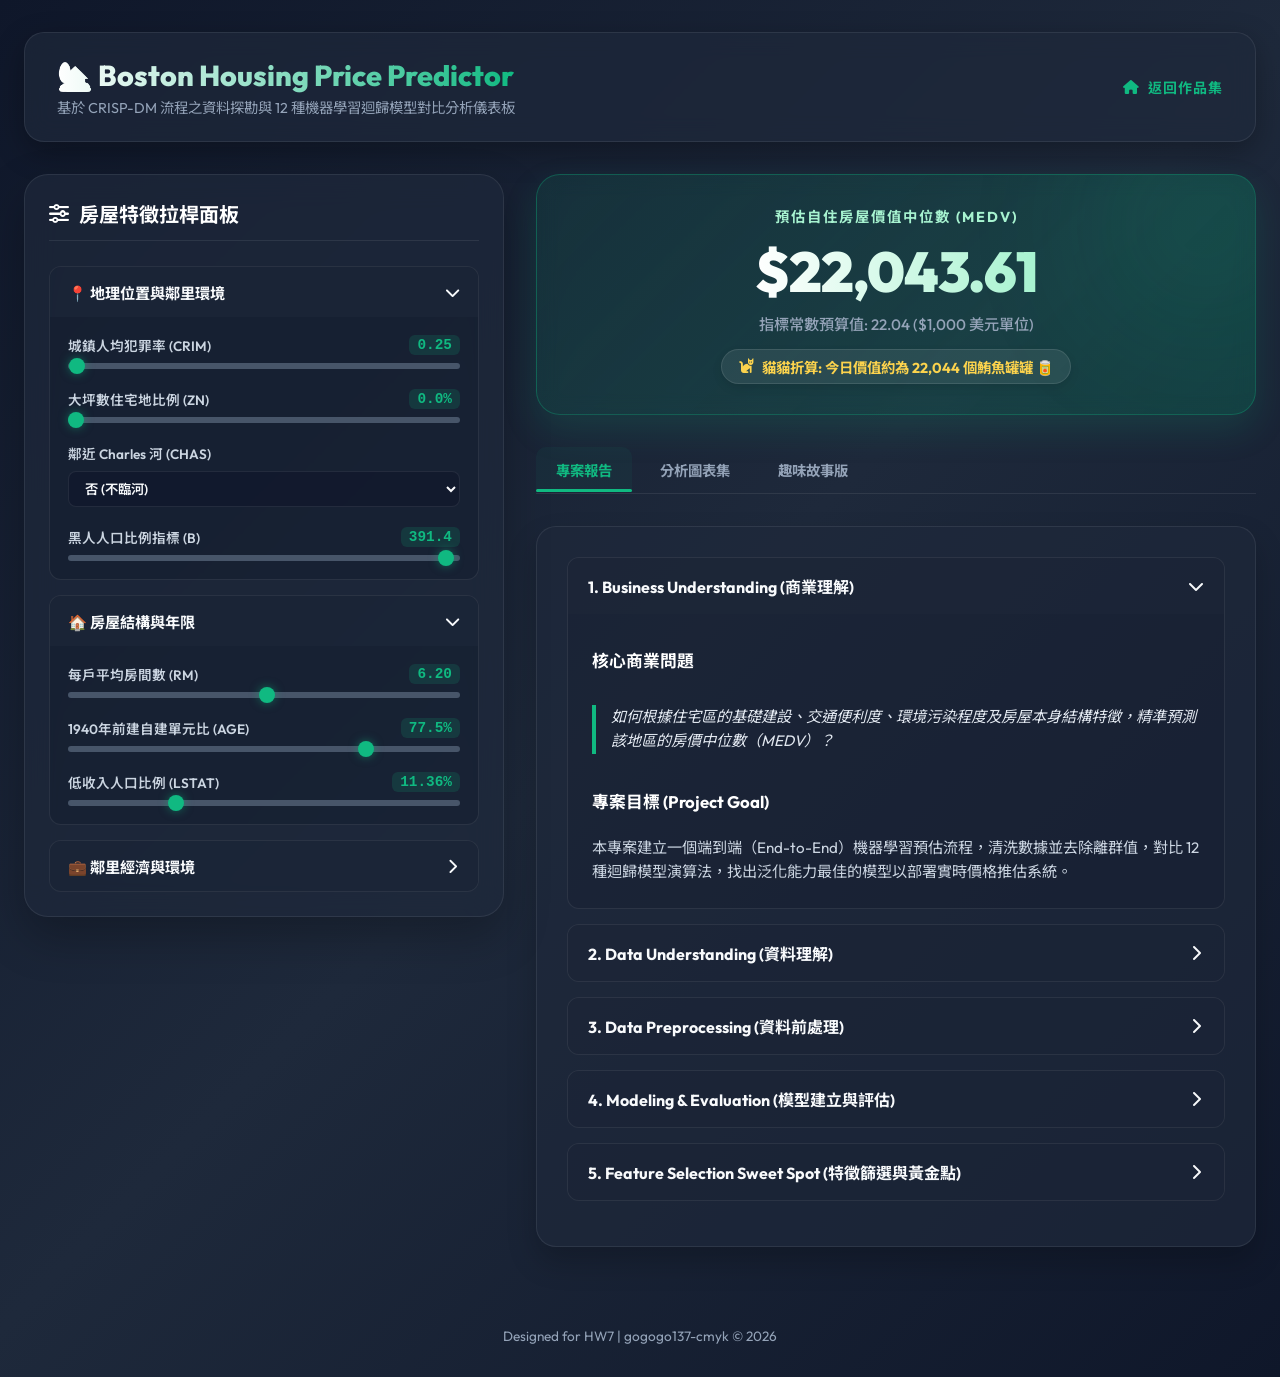
<file: HW7 boston/index.html>
<!DOCTYPE html>
<html lang="zh-TW">
<head>
    <meta charset="UTF-8">
    <meta name="viewport" content="width=device-width, initial-scale=1.0">
    <title>🏡 Boston Housing 房價預測儀表板 | CRISP-DM Dashboard</title>
    <!-- Google Fonts -->
    <link rel="preconnect" href="https://fonts.googleapis.com">
    <link rel="preconnect" href="https://fonts.gstatic.com" crossorigin>
    <link href="https://fonts.googleapis.com/css2?family=Montserrat:wght@300;400;500;600;700;800&family=Noto+Sans+TC:wght@400;500;700;900&family=Outfit:wght@400;600;800&display=swap" rel="stylesheet">
    <!-- FontAwesome for Icons -->
    <link rel="stylesheet" href="https://cdnjs.cloudflare.com/ajax/libs/font-awesome/6.4.0/css/all.min.css">
    
    <style>
        :root {
            --bg-gradient: linear-gradient(135deg, #0f172a 0%, #1e293b 50%, #0f172a 100%);
            --text-primary: #f8fafc;
            --text-secondary: #94a3b8;
            --primary-accent: #10b981; /* Emerald Green */
            --primary-accent-hover: #059669;
            --card-bg: rgba(30, 41, 59, 0.7);
            --card-border: rgba(255, 255, 255, 0.08);
            --input-bg: rgba(15, 23, 42, 0.6);
        }

        * {
            box-sizing: border-box;
            margin: 0;
            padding: 0;
        }

        body {
            font-family: 'Outfit', 'Noto Sans TC', sans-serif;
            background: var(--bg-gradient);
            color: var(--text-primary);
            min-height: 100vh;
            padding: 2rem 1.5rem;
            display: flex;
            flex-direction: column;
            align-items: center;
        }

        /* Container */
        .dashboard-container {
            width: 100%;
            max-width: 1300px;
            display: flex;
            flex-direction: column;
            gap: 2rem;
            z-index: 1;
        }

        /* Header */
        header {
            display: flex;
            justify-content: space-between;
            align-items: center;
            background: var(--card-bg);
            backdrop-filter: blur(12px);
            -webkit-backdrop-filter: blur(12px);
            border: 1px solid var(--card-border);
            padding: 1.5rem 2rem;
            border-radius: 20px;
            box-shadow: 0 10px 30px rgba(0, 0, 0, 0.3);
        }

        .back-btn {
            color: var(--primary-accent);
            text-decoration: none;
            font-size: 14px;
            font-weight: 700;
            display: flex;
            align-items: center;
            gap: 8px;
            text-transform: uppercase;
            letter-spacing: 1px;
            transition: all 0.3s ease;
        }

        .back-btn:hover {
            color: var(--text-primary);
            transform: translateX(-3px);
        }

        .title-area h1 {
            font-size: 1.8rem;
            font-weight: 800;
            background: linear-gradient(to right, #ffffff, var(--primary-accent));
            -webkit-background-clip: text;
            -webkit-text-fill-color: transparent;
            margin-bottom: 0.2rem;
        }

        .title-area p {
            font-size: 0.9rem;
            color: var(--text-secondary);
        }

        /* Main Workspace Layout */
        .main-workspace {
            display: grid;
            grid-template-columns: 1fr 1.5fr;
            gap: 2rem;
        }

        @media (max-width: 1024px) {
            .main-workspace {
                grid-template-columns: 1fr;
            }
        }

        /* Left Side: Controls Card */
        .controls-card {
            background: var(--card-bg);
            backdrop-filter: blur(16px);
            -webkit-backdrop-filter: blur(16px);
            border: 1px solid var(--card-border);
            border-radius: 24px;
            padding: 24px;
            box-shadow: 0 20px 45px rgba(0, 0, 0, 0.25);
            display: flex;
            flex-direction: column;
            gap: 15px;
            height: fit-content;
        }

        .card-header-title {
            font-size: 1.25rem;
            font-weight: 700;
            display: flex;
            align-items: center;
            gap: 10px;
            color: #ffffff;
            border-bottom: 1px solid var(--card-border);
            padding-bottom: 12px;
            margin-bottom: 10px;
        }

        /* Expander / Accordion styling */
        .expander {
            border: 1px solid var(--card-border);
            border-radius: 12px;
            overflow: hidden;
            background: rgba(15, 23, 42, 0.3);
        }

        .expander-header {
            background: rgba(30, 41, 59, 0.5);
            padding: 14px 18px;
            font-weight: 700;
            font-size: 0.95rem;
            display: flex;
            justify-content: space-between;
            align-items: center;
            cursor: pointer;
            user-select: none;
            transition: background 0.3s ease;
        }

        .expander-header:hover {
            background: rgba(30, 41, 59, 0.8);
        }

        .expander-content {
            padding: 18px;
            display: flex;
            flex-direction: column;
            gap: 20px;
        }

        .expander.collapsed .expander-content {
            display: none;
        }

        .expander-header i {
            transition: transform 0.3s ease;
        }

        .expander.collapsed .expander-header i {
            transform: rotate(-90deg);
        }

        /* Sliders / Inputs styling */
        .slider-group {
            display: flex;
            flex-direction: column;
            gap: 8px;
        }

        .slider-label-row {
            display: flex;
            justify-content: space-between;
            font-size: 0.85rem;
            font-weight: 600;
            color: #cbd5e1;
        }

        .slider-label-row span.val-badge {
            background: rgba(16, 185, 129, 0.15);
            color: var(--primary-accent);
            padding: 2px 8px;
            border-radius: 6px;
            font-family: monospace;
            font-size: 0.9rem;
            font-weight: 700;
        }

        .slider-group input[type="range"] {
            -webkit-appearance: none;
            width: 100%;
            height: 6px;
            background: #475569;
            border-radius: 5px;
            outline: none;
            cursor: pointer;
        }

        .slider-group input[type="range"]::-webkit-slider-thumb {
            -webkit-appearance: none;
            width: 16px;
            height: 16px;
            border-radius: 50%;
            background: var(--primary-accent);
            box-shadow: 0 0 10px rgba(16, 185, 129, 0.5);
            transition: transform 0.1s ease;
        }

        .slider-group input[type="range"]::-webkit-slider-thumb:hover {
            transform: scale(1.25);
        }

        select.custom-select {
            background: var(--input-bg);
            color: var(--text-primary);
            border: 1px solid var(--card-border);
            border-radius: 8px;
            padding: 8px 12px;
            font-family: inherit;
            font-weight: 600;
            outline: none;
            cursor: pointer;
            width: 100%;
        }

        /* Right Side: Prediction & Analysis Tabs */
        .results-container {
            display: flex;
            flex-direction: column;
            gap: 2rem;
        }

        /* Prediction Value Card */
        .prediction-card {
            background: linear-gradient(135deg, rgba(16, 185, 129, 0.1) 0%, rgba(5, 150, 105, 0.25) 100%);
            border: 1px solid rgba(16, 185, 129, 0.3);
            border-radius: 24px;
            padding: 30px;
            text-align: center;
            box-shadow: 0 15px 35px rgba(16, 185, 129, 0.15);
            backdrop-filter: blur(10px);
            -webkit-backdrop-filter: blur(10px);
            position: relative;
            overflow: hidden;
            display: flex;
            flex-direction: column;
            align-items: center;
            justify-content: center;
        }

        .prediction-card::before {
            content: '';
            position: absolute;
            width: 200px;
            height: 200px;
            border-radius: 50%;
            background: var(--primary-accent);
            filter: blur(80px);
            opacity: 0.15;
            top: -50px;
            right: -50px;
            z-index: -1;
        }

        .pred-label {
            font-size: 0.9rem;
            text-transform: uppercase;
            letter-spacing: 2px;
            font-weight: 700;
            color: #a7f3d0;
            margin-bottom: 10px;
        }

        .pred-value {
            font-size: 3.5rem;
            font-weight: 900;
            background: linear-gradient(to right, #ffffff, #a7f3d0);
            -webkit-background-clip: text;
            -webkit-text-fill-color: transparent;
            letter-spacing: -1px;
            margin-bottom: 5px;
        }

        .pred-sub {
            font-size: 0.95rem;
            color: #94a3b8;
            font-weight: 500;
        }

        .cat-cans-counter {
            margin-top: 15px;
            background: rgba(255, 255, 255, 0.08);
            border: 1px solid rgba(255, 255, 255, 0.1);
            border-radius: 30px;
            padding: 6px 16px;
            font-size: 0.9rem;
            font-weight: 700;
            display: flex;
            align-items: center;
            gap: 8px;
            color: #fcd34d; /* Warm Yellow */
            box-shadow: 0 4px 10px rgba(0, 0, 0, 0.1);
        }

        /* Tab Layout */
        .tabs-header {
            display: flex;
            gap: 8px;
            border-bottom: 1px solid var(--card-border);
            padding-bottom: 1px;
            overflow-x: auto;
            white-space: nowrap;
        }

        .tab-btn {
            background: transparent;
            border: none;
            color: var(--text-secondary);
            font-family: inherit;
            font-weight: 700;
            font-size: 0.9rem;
            padding: 12px 20px;
            cursor: pointer;
            transition: all 0.3s ease;
            border-radius: 10px 10px 0 0;
            position: relative;
        }

        .tab-btn:hover {
            color: #ffffff;
            background: rgba(255, 255, 255, 0.03);
        }

        .tab-btn.active {
            color: var(--primary-accent);
            background: rgba(16, 185, 129, 0.06);
        }

        .tab-btn.active::after {
            content: '';
            position: absolute;
            bottom: 0;
            left: 0;
            right: 0;
            height: 3px;
            background: var(--primary-accent);
            border-radius: 3px;
        }

        .tab-content-panel {
            background: var(--card-bg);
            border: 1px solid var(--card-border);
            border-radius: 20px;
            padding: 30px;
            box-shadow: 0 15px 30px rgba(0, 0, 0, 0.2);
            min-height: 400px;
        }

        .tab-pane {
            display: none;
        }

        .tab-pane.active {
            display: block;
            animation: fadeIn 0.4s ease;
        }

        /* CRISP-DM Accordion */
        .report-section {
            border: 1px solid var(--card-border);
            border-radius: 12px;
            margin-bottom: 15px;
            overflow: hidden;
            background: rgba(15, 23, 42, 0.2);
        }

        .report-section-header {
            background: rgba(30, 41, 59, 0.4);
            padding: 16px 20px;
            font-size: 1rem;
            font-weight: 700;
            display: flex;
            justify-content: space-between;
            align-items: center;
            cursor: pointer;
            user-select: none;
            transition: background 0.3s ease;
        }

        .report-section-header:hover {
            background: rgba(30, 41, 59, 0.7);
        }

        .report-section-content {
            padding: 24px;
            line-height: 1.6;
            color: #cbd5e1;
            font-size: 0.95rem;
            display: flex;
            flex-direction: column;
            gap: 15px;
        }

        .report-section.collapsed .report-section-content {
            display: none;
        }

        .report-section-header i {
            transition: transform 0.3s ease;
        }

        .report-section.collapsed .report-section-header i {
            transform: rotate(-90deg);
        }

        .report-section-content h4 {
            color: #ffffff;
            font-size: 1.05rem;
            font-weight: 700;
            margin-top: 10px;
            margin-bottom: 5px;
        }

        .report-section-content blockquote {
            border-left: 4px solid var(--primary-accent);
            padding-left: 15px;
            margin: 10px 0;
            color: #e2e8f0;
            font-style: italic;
        }

        /* Tables inside reports */
        table.report-table {
            width: 100%;
            border-collapse: collapse;
            margin: 15px 0;
            font-size: 0.85rem;
        }

        table.report-table th, table.report-table td {
            border: 1px solid var(--card-border);
            padding: 8px 12px;
            text-align: left;
        }

        table.report-table th {
            background: rgba(30, 41, 59, 0.8);
            font-weight: 700;
            color: #ffffff;
        }

        table.report-table tr:nth-child(even) {
            background: rgba(255, 255, 255, 0.02);
        }

        /* Plots display grid */
        .plots-grid {
            display: grid;
            grid-template-columns: 1fr;
            gap: 30px;
        }

        .plot-container {
            background: rgba(15, 23, 42, 0.4);
            border: 1px solid var(--card-border);
            border-radius: 16px;
            padding: 20px;
            text-align: center;
        }

        .plot-container h3 {
            font-size: 1.1rem;
            font-weight: 700;
            margin-bottom: 15px;
            color: #ffffff;
        }

        .plot-container img {
            max-width: 100%;
            border-radius: 8px;
            box-shadow: 0 4px 15px rgba(0, 0, 0, 0.5);
            background: #ffffff;
            padding: 5px;
        }

        .plot-caption {
            margin-top: 12px;
            font-size: 0.85rem;
            color: var(--text-secondary);
            line-height: 1.5;
        }

        /* Fun Stories tab styling */
        .fun-toggle-row {
            display: flex;
            justify-content: center;
            gap: 10px;
            margin-bottom: 25px;
        }

        .fun-btn {
            border: 1px solid var(--card-border);
            background: rgba(255, 255, 255, 0.05);
            color: var(--text-secondary);
            padding: 10px 18px;
            border-radius: 30px;
            font-family: inherit;
            font-weight: 700;
            font-size: 0.85rem;
            cursor: pointer;
            transition: all 0.3s ease;
        }

        .fun-btn:hover {
            color: #ffffff;
            background: rgba(255, 255, 255, 0.1);
        }

        .fun-btn.active {
            background: #f59e0b; /* Warm Amber */
            border-color: #f59e0b;
            color: #000000;
            box-shadow: 0 4px 12px rgba(245, 158, 11, 0.3);
        }

        .fun-story-box {
            line-height: 1.7;
            font-size: 1.05rem;
            color: #e2e8f0;
            display: none;
        }

        .fun-story-box.active {
            display: block;
            animation: fadeIn 0.4s ease;
        }

        .fun-story-box h3 {
            font-size: 1.4rem;
            font-family: 'Cormorant Garamond', serif;
            color: #f59e0b;
            margin-bottom: 15px;
            display: flex;
            align-items: center;
            gap: 8px;
            font-weight: bold;
        }

        .fun-story-box p {
            margin-bottom: 15px;
        }

        .fun-story-box ul {
            margin-left: 20px;
            margin-bottom: 15px;
            display: flex;
            flex-direction: column;
            gap: 8px;
        }

        /* Animation */
        @keyframes fadeIn {
            from { opacity: 0; transform: translateY(10px); }
            to { opacity: 1; transform: translateY(0); }
        }

        /* Footer */
        footer {
            margin-top: 3rem;
            text-align: center;
            font-size: 0.85rem;
            color: var(--text-secondary);
        }

        footer a {
            color: var(--primary-accent);
            text-decoration: none;
        }

        footer a:hover {
            text-decoration: underline;
        }
    </style>
</head>
<body>
    <div class="dashboard-container">
        <!-- Floating Navigation Header -->
        <header>
            <div class="title-area">
                <h1>🏡 Boston Housing Price Predictor</h1>
                <p>基於 CRISP-DM 流程之資料探勘與 12 種機器學習迴歸模型對比分析儀表板</p>
            </div>
            <a href="../index-zh.html" class="back-btn">
                <i class="fa-solid fa-house"></i> 返回作品集
            </a>
        </header>

        <!-- Main Workspace Grid -->
        <main class="main-workspace">
            <!-- Left Side: Grouped Sliders Card -->
            <section class="controls-card">
                <div class="card-header-title">
                    <i class="fa-solid fa-sliders"></i>
                    <span>房屋特徵拉桿面板</span>
                </div>

                <!-- Expander 1: Location & Community -->
                <div class="expander" id="exp-location">
                    <div class="expander-header" onclick="toggleExpander('exp-location')">
                        <span>📍 地理位置與鄰里環境</span>
                        <i class="fa-solid fa-chevron-down"></i>
                    </div>
                    <div class="expander-content">
                        <!-- CRIM -->
                        <div class="slider-group">
                            <div class="slider-label-row">
                                <span>城鎮人均犯罪率 (CRIM)</span>
                                <span class="val-badge" id="lbl-crim">0.25</span>
                            </div>
                            <input type="range" id="val-crim" min="0.006" max="88.97" step="0.05" value="0.25" oninput="updateVal('crim', this.value)">
                        </div>
                        <!-- ZN -->
                        <div class="slider-group">
                            <div class="slider-label-row">
                                <span>大坪數住宅地比例 (ZN)</span>
                                <span class="val-badge" id="lbl-zn">0.0%</span>
                            </div>
                            <input type="range" id="val-zn" min="0" max="100" step="5" value="0" oninput="updateVal('zn', this.value)">
                        </div>
                        <!-- CHAS -->
                        <div class="slider-group">
                            <div class="slider-label-row">
                                <span>鄰近 Charles 河 (CHAS)</span>
                            </div>
                            <select id="val-chas" class="custom-select" onchange="updateVal('chas', this.value)">
                                <option value="0">否 (不臨河)</option>
                                <option value="1">是 (臨 Charles 河水景房)</option>
                            </select>
                        </div>
                        <!-- B -->
                        <div class="slider-group">
                            <div class="slider-label-row">
                                <span>黑人人口比例指標 (B)</span>
                                <span class="val-badge" id="lbl-b">391.4</span>
                            </div>
                            <input type="range" id="val-b" min="0.32" max="396.9" step="5" value="391.4" oninput="updateVal('b', this.value)">
                        </div>
                    </div>
                </div>

                <!-- Expander 2: Property & Structure -->
                <div class="expander" id="exp-property">
                    <div class="expander-header" onclick="toggleExpander('exp-property')">
                        <span>🏠 房屋結構與年限</span>
                        <i class="fa-solid fa-chevron-down"></i>
                    </div>
                    <div class="expander-content">
                        <!-- RM -->
                        <div class="slider-group">
                            <div class="slider-label-row">
                                <span>每戶平均房間數 (RM)</span>
                                <span class="val-badge" id="lbl-rm">6.20</span>
                            </div>
                            <input type="range" id="val-rm" min="3.56" max="8.78" step="0.05" value="6.2" oninput="updateVal('rm', this.value)">
                        </div>
                        <!-- AGE -->
                        <div class="slider-group">
                            <div class="slider-label-row">
                                <span>1940年前建自建單元比 (AGE)</span>
                                <span class="val-badge" id="lbl-age">77.5%</span>
                            </div>
                            <input type="range" id="val-age" min="2.9" max="100" step="1" value="77.5" oninput="updateVal('age', this.value)">
                        </div>
                        <!-- LSTAT -->
                        <div class="slider-group">
                            <div class="slider-label-row">
                                <span>低收入人口比例 (LSTAT)</span>
                                <span class="val-badge" id="lbl-lstat">11.36%</span>
                            </div>
                            <input type="range" id="val-lstat" min="1.73" max="37.97" step="0.1" value="11.36" oninput="updateVal('lstat', this.value)">
                        </div>
                    </div>
                </div>

                <!-- Expander 3: Neighborhood Economics -->
                <div class="expander collapsed" id="exp-economics">
                    <div class="expander-header" onclick="toggleExpander('exp-economics')">
                        <span>💼 鄰里經濟與環境</span>
                        <i class="fa-solid fa-chevron-down"></i>
                    </div>
                    <div class="expander-content">
                        <!-- INDUS -->
                        <div class="slider-group">
                            <div class="slider-label-row">
                                <span>非零售商業用地比例 (INDUS)</span>
                                <span class="val-badge" id="lbl-indus">9.69%</span>
                            </div>
                            <input type="range" id="val-indus" min="0.46" max="27.74" step="0.1" value="9.69" oninput="updateVal('indus', this.value)">
                        </div>
                        <!-- NOX -->
                        <div class="slider-group">
                            <div class="slider-label-row">
                                <span>一氧化氮濃度 (NOX)</span>
                                <span class="val-badge" id="lbl-nox">0.538</span>
                            </div>
                            <input type="range" id="val-nox" min="0.385" max="0.871" step="0.005" value="0.538" oninput="updateVal('nox', this.value)">
                        </div>
                        <!-- DIS -->
                        <div class="slider-group">
                            <div class="slider-label-row">
                                <span>到五個就業中心加權距離 (DIS)</span>
                                <span class="val-badge" id="lbl-dis">3.20</span>
                            </div>
                            <input type="range" id="val-dis" min="1.12" max="12.12" step="0.1" value="3.2" oninput="updateVal('dis', this.value)">
                        </div>
                        <!-- RAD -->
                        <div class="slider-group">
                            <div class="slider-label-row">
                                <span>輻射狀公路可達性指數 (RAD)</span>
                                <span class="val-badge" id="lbl-rad">5</span>
                            </div>
                            <input type="range" id="val-rad" min="1" max="24" step="1" value="5" oninput="updateVal('rad', this.value)">
                        </div>
                        <!-- TAX -->
                        <div class="slider-group">
                            <div class="slider-label-row">
                                <span>每萬美元財產稅率 (TAX)</span>
                                <span class="val-badge" id="lbl-tax">$330</span>
                            </div>
                            <input type="range" id="val-tax" min="187" max="711" step="5" value="330" oninput="updateVal('tax', this.value)">
                        </div>
                        <!-- PTRATIO -->
                        <div class="slider-group">
                            <div class="slider-label-row">
                                <span>城鎮師生比例 (PTRATIO)</span>
                                <span class="val-badge" id="lbl-ptratio">19.0</span>
                            </div>
                            <input type="range" id="val-ptratio" min="12.6" max="22.0" step="0.1" value="19.0" oninput="updateVal('ptratio', this.value)">
                        </div>
                    </div>
                </div>
            </section>

            <!-- Right Side: Pred Card + Tabs Content -->
            <section class="results-container">
                <!-- Large Price Card -->
                <div class="prediction-card">
                    <span class="pred-label">預估自住房屋價值中位數 (MEDV)</span>
                    <span class="pred-value" id="price-display">$22,250.00</span>
                    <span class="pred-sub">指標常數預算值: <span id="index-display">22.25</span> ($1,000 美元單位)</span>
                    
                    <!-- Cat tuna cans conversion counter -->
                    <div class="cat-cans-counter">
                        <i class="fa-solid fa-cat"></i>
                        <span>貓貓折算: 今日價值約為 <span id="cans-display">22,250</span> 個鮪魚罐罐 🥫</span>
                    </div>
                </div>

                <!-- Tabs header -->
                <div class="tabs-header">
                    <button class="tab-btn active" onclick="switchTab('tab-overview')">專案報告</button>
                    <button class="tab-btn" onclick="switchTab('tab-plots')">分析圖表集</button>
                    <button class="tab-btn" onclick="switchTab('tab-stories')">趣味故事版</button>
                </div>

                <!-- Tabs Content Panel -->
                <div class="tab-content-panel">
                    <!-- TAB 1: CRISP-DM OVERVIEW -->
                    <div class="tab-pane active" id="tab-overview">
                        <!-- BU -->
                        <div class="report-section" id="rep-bu">
                            <div class="report-section-header" onclick="toggleReportSection('rep-bu')">
                                <span>1. Business Understanding (商業理解)</span>
                                <i class="fa-solid fa-chevron-down"></i>
                            </div>
                            <div class="report-section-content">
                                <h4>核心商業問題</h4>
                                <blockquote>如何根據住宅區的基礎建設、交通便利度、環境污染程度及房屋本身結構特徵，精準預測該地區的房價中位數（MEDV）？</blockquote>
                                <h4>專案目標 (Project Goal)</h4>
                                <p>本專案建立一個端到端（End-to-End）機器學習預估流程，清洗數據並去除離群值，對比 12 種迴歸模型演算法，找出泛化能力最佳的模型以部署實時價格推估系統。</p>
                            </div>
                        </div>

                        <!-- DU -->
                        <div class="report-section collapsed" id="rep-du">
                            <div class="report-section-header" onclick="toggleReportSection('rep-du')">
                                <span>2. Data Understanding (資料理解)</span>
                                <i class="fa-solid fa-chevron-down"></i>
                            </div>
                            <div class="report-section-content">
                                <p>波士頓房價資料集共包含 506 筆資料，13 個輸入特徵與 1 個目標變數。經數據分析，房間數 (RM) 與低收入人口比例 (LSTAT) 是最具影響力的關鍵欄位。</p>
                                <h4>特徵欄位對照表</h4>
                                <table class="report-table">
                                    <thead>
                                        <tr>
                                            <th>欄位名稱</th>
                                            <th>物理意義</th>
                                            <th>影響力預期</th>
                                        </tr>
                                    </thead>
                                    <tbody>
                                        <tr><td>crim</td><td>城鎮人均犯罪率</td><td>負相關 (降低房價)</td></tr>
                                        <tr><td>zn</td><td>大住宅用地比例 (超過 25,000 sq.ft.)</td><td>正相關 (高級住宅區)</td></tr>
                                        <tr><td>indus</td><td>非零售商業用地比例</td><td>負相關</td></tr>
                                        <tr><td>chas</td><td>是否臨 Charles 河 (1: 臨河; 0: 否)</td><td>正相關 (景觀房)</td></tr>
                                        <tr><td>nox</td><td>一氧化氮濃度</td><td>負相關 (空氣污染)</td></tr>
                                        <tr><td>rm</td><td>每戶平均房間數</td><td>極高正相關 (核心指標)</td></tr>
                                        <tr><td>age</td><td>1940年前建造的自住房屋比例</td><td>負相關 (折舊)</td></tr>
                                        <tr><td>dis</td><td>到五個就業中心的加權距離</td><td>正相關</td></tr>
                                        <tr><td>rad</td><td>輻射狀公路的可達性指數</td><td>負相關</td></tr>
                                        <tr><td>tax</td><td>每 10,000 美元的滿額財產稅率</td><td>負相關</td></tr>
                                        <tr><td>ptratio</td><td>城鎮師生比例 (教育資源)</td><td>負相關 (學區指標)</td></tr>
                                        <tr><td>b</td><td>城鎮黑人比例指標</td><td>弱正相關</td></tr>
                                        <tr><td>lstat</td><td>社會低收入階層人口比例</td><td>極高負相關 (核心指標)</td></tr>
                                    </tbody>
                                </table>
                            </div>
                        </div>

                        <!-- DP -->
                        <div class="report-section collapsed" id="rep-dp">
                            <div class="report-section-header" onclick="toggleReportSection('rep-dp')">
                                <span>3. Data Preprocessing (資料前處理)</span>
                                <i class="fa-solid fa-chevron-down"></i>
                            </div>
                            <div class="report-section-content">
                                <h4>1. 離群值過濾 (IQR Method)</h4>
                                <p>計算目標房價 `medv` 的 IQR 後，移除 40 筆在邊界（5.06萬美元至 36.96萬美元）之外的極端值，消除高價上限天花板造成的雜訊干擾，清洗後數據為 466 筆。</p>
                                <h4>2. 特徵標準化 (Standardization)</h4>
                                <p>因為各特徵變數尺度差距大（如 tax 最大 711，而 nox 僅約 0.5），使用 `StandardScaler` 將輸入特徵轉換為平均數 0、標準差 1 的常態化特徵，確保距離與正規化模型穩定收斂。</p>
                                <h4>3. 資料集切分</h4>
                                <p>以隨機 80% 訓練集 (372 筆) 與 20% 測試集 (94 筆) 做切分，落實防範過擬合之評估。</p>
                            </div>
                        </div>

                        <!-- MD -->
                        <div class="report-section collapsed" id="rep-md">
                            <div class="report-section-header" onclick="toggleReportSection('rep-md')">
                                <span>4. Modeling & Evaluation (模型建立與評估)</span>
                                <i class="fa-solid fa-chevron-down"></i>
                            </div>
                            <div class="report-section-content">
                                <p>本專案對比 12 種經典迴歸演算法，使用 5-Fold 交叉驗證計算擬合分數：</p>
                                <table class="report-table">
                                    <thead>
                                        <tr>
                                            <th>模型名稱</th>
                                            <th>CV R² (平均)</th>
                                            <th>測試集 R²</th>
                                            <th>測試集 MAE</th>
                                            <th>測試集 RMSE</th>
                                        </tr>
                                    </thead>
                                    <tbody>
                                        <tr style="background: rgba(16, 185, 129, 0.15); font-weight: 700; color: #ffffff;">
                                            <td>Gradient Boosting</td><td>0.8036</td><td>0.8746</td><td>1.6929</td><td>2.2431</td>
                                        </tr>
                                        <tr><td>SVR (Support Vector)</td><td>0.8128</td><td>0.8721</td><td>1.5746</td><td>2.2651</td></tr>
                                        <tr><td>XGBoost</td><td>0.7944</td><td>0.8524</td><td>1.8002</td><td>2.4330</td></tr>
                                        <tr><td>Random Forest</td><td>0.8131</td><td>0.8509</td><td>1.8654</td><td>2.4460</td></tr>
                                        <tr><td>Linear Regression</td><td>0.7219</td><td>0.7525</td><td>2.2310</td><td>3.1511</td></tr>
                                        <tr><td>Lasso Regression</td><td>0.7067</td><td>0.7253</td><td>2.3789</td><td>3.3198</td></tr>
                                    </tbody>
                                </table>
                                <h4>🏆 優勝模型結論</h4>
                                <p><strong>Gradient Boosting</strong>（測試集 R² = 0.8746）取得最佳預估能力。主因是房間數與低收入人口等欄位具有強烈的**非線性邊界**，傳統線性模型（R² ≈ 0.75）擬合度有其極限，而樹集成模型能自適應分裂空間來精準適應複雜曲面。</p>
                            </div>
                        </div>

                        <!-- FR -->
                        <div class="report-section collapsed" id="rep-fr">
                            <div class="report-section-header" onclick="toggleReportSection('rep-fr')">
                                <span>5. Feature Selection Sweet Spot (特徵篩選與黃金點)</span>
                                <i class="fa-solid fa-chevron-down"></i>
                            </div>
                            <div class="report-section-content">
                                <p>藉由 9 種不同的特徵選擇演算法，我們在 1 到 13 個特徵維度上分別訓練模型並做效能對比，從中找到特徵數與解釋力最划算的黃金點：</p>
                                <blockquote>
                                    <strong>黃金甜點區 (k = 3)：</strong><br>
                                    當模型僅採用 <strong>lstat (低收入比)、rm (房間數)、ptratio (學區師生比)</strong> 三個核心指標時，模型解釋度 R² 即刻飆升至 <strong>0.63</strong>，隨後即便加滿至 13 個特徵，R² 也僅微幅上升至 0.67。這說明了用最划算的 3 個特徵，即可決定房價 63% 的變動程度。
                                </blockquote>
                            </div>
                        </div>
                    </div>

                    <!-- TAB 2: ANALYSIS PLOTS -->
                    <div class="tab-pane" id="tab-plots">
                        <div class="plots-grid">
                            <!-- Plot 1 -->
                            <div class="plot-container">
                                <h3>📊 1. 特徵 Pearson 相關性矩陣 (Correlation Heatmap)</h3>
                                <img src="./correlation_matrix.png" alt="特徵相關性矩陣">
                                <div class="plot-caption">
                                    從熱力圖可以看出 RM (房間數, 0.70) 和 LSTAT (低收入比, -0.74) 與 MEDV (目標房價) 具有極強的線性正相關與負相關，為本預估器的核心依賴特徵。
                                </div>
                            </div>
                            <!-- Plot 2 -->
                            <div class="plot-container">
                                <h3>📊 2. 12 種演算法 Test R² 比較 (Model Comparison)</h3>
                                <img src="./model_comparison.png" alt="模型測試集比較圖">
                                <div class="plot-caption">
                                    12種機器學習模型效能直方圖對照。非線性的 Gradient Boosting 和 SVR 獲得最優秀的表現（R² 達 0.87 以上），高出多元線性迴歸將近 12% 的擬合精度。
                                </div>
                            </div>
                            <!-- Plot 3 -->
                            <div class="plot-container">
                                <h3>📊 3. 特徵篩選逐步評估對比圖 (SFS Sweet Spot)</h3>
                                <img src="./feature_selection_stepwise.png" alt="特徵逐步評估折線圖">
                                <div class="plot-caption">
                                    橫軸為篩選的特徵個數 (1 到 13)，縱軸為擬合分數。9種特徵選擇法（RFE、SFS、RandomForest等）都在特徵數為 3 的垂直線處出現了顯著的「拐點」（Elbow），實現極高的性價比。
                                </div>
                            </div>
                            <!-- Plot 4 -->
                            <div class="plot-container">
                                <h3>📊 4. 房價離群值箱形圖 (Outlier Boxplot)</h3>
                                <img src="./outliers_boxplot.png" alt="離群值檢測箱形圖">
                                <div class="plot-caption">
                                    目標房價欄位的箱形圖分布。我們採用了 IQR 演算法，將大於 36.96 以及低於 5.06 的極端離群值做過濾清理，確保訓練不受邊緣噪音干擾。
                                </div>
                            </div>
                            <!-- Plot 5 -->
                            <div class="plot-container">
                                <h3>📊 5. 真實值 vs. 預測值對應散點圖 (Winner Predictions)</h3>
                                <img src="./predictions_scatter.png" alt="實際與預測散點圖">
                                <div class="plot-caption">
                                    最優模型（Gradient Boosting）在測試集上的預測結果散點圖。散點緊密依附於紅色 perfect prediction 對角線，展現極佳的預測精準度與泛化能力。
                                </div>
                            </div>
                        </div>
                    </div>

                    <!-- TAB 3: FUN STORIES -->
                    <div class="tab-pane" id="tab-stories">
                        <div class="fun-toggle-row">
                            <button class="fun-btn active" id="fbtn-cat" onclick="switchStory('cat')">🐱 貓貓版</button>
                            <button class="fun-btn" id="fbtn-elementary" onclick="switchStory('elementary')">🏫 國小生版</button>
                            <button class="fun-btn" id="fbtn-kindergarten" onclick="switchStory('kindergarten')">👶 幼稚園版</button>
                        </div>

                        <!-- Cat story -->
                        <div class="fun-story-box active" id="story-cat">
                            <h3><i class="fa-solid fa-cat"></i> 喵～人類的貓抓板紙箱值多少罐罐？</h3>
                            <p>身為一隻高貴的波士頓街貓，本喵去巡邏了 506 個紙箱領地，並幫這些人類口中的「豪宅」算了一下可以值多少<strong>頂級鮪魚罐罐（1000美元 = 1000罐罐）</strong>：</p>
                            <ul>
                                <li>
                                    <strong>📦 紙箱大隔間 (RM)</strong>：<br>
                                    喵！這個紙箱居然有好多個隔間！本喵可以一格睡午覺、一格藏零食、一格磨爪爪。隔間越多，本喵越滿意。<strong>房間多 = 罐罐大爆發！📈</strong>
                                </li>
                                <li>
                                    <strong>🐕 討厭的野狗與噪音 (LSTAT & CRIM)</strong>：<br>
                                    如果這區每天都有壞人類在吼叫，或者是很多吃不飽的野貓野狗在搶地盤，本喵每天要豎起毛髮警戒，壓力山大。<strong>差評！罐罐要扣光光！📉</strong>
                                </li>
                                <li>
                                    <strong>🐟 Charles 河邊抓魚房 (CHAS)</strong>：<br>
                                    喵嗚！這家紙箱就在河邊！本喵晚上去散步可以順便一巴掌撈起一條肥美的小魚吃。這絕對是<strong>貓界五星級度假豪宅，必須多付好幾千個罐罐！🥇</strong>
                                </li>
                                <li>
                                    <strong>🏭 空氣中的煙味 (NOX)</strong>：<br>
                                    如果空氣裡有一堆工廠排出來的臭煙，本喵的雪白鬍鬚會髒掉，洗臉洗到累死。這種臭熏熏的紙箱，<strong>拿去裝貓砂本喵都嫌髒！😾</strong>
                                </li>
                            </ul>
                            <p>為了不被騙去廉價紙箱，本喵找了 <strong>10 隻貓咪參謀</strong> 來估價：</p>
                            <p>有些笨貓（線性迴歸）只會用最簡單的直線去量，結果猜得漏洞百出。最後是一隻叫<strong>「豹貓老大（Gradient Boosting）」</strong>的參謀最懂本喵的心！牠會精細地算出哪裡有老鼠洞，還會根據其他貓猜錯的罐罐數一直修正，最後猜出來的「罐罐預算表」跟真實價格簡直一模一樣！</p>
                        </div>

                        <!-- Elementary story -->
                        <div class="fun-story-box" id="story-elementary">
                            <h3><i class="fa-solid fa-school"></i> 歡迎來到「波士頓城堡估價小鋪」！</h3>
                            <p>想像一下，如果你是波士頓小鎮的「城堡估價師」，有人想賣掉他的城堡，你該怎麼猜這個城堡值多少錢呢？我們用電腦魔法找到了幾個超級大線索：</p>
                            <ul>
                                <li>
                                    <strong>房間大卡片（RM）</strong>：<br>
                                    城堡裡的房間越多，代表城堡越大，越可以裝滿你的玩具，價格就會<strong>大大往上加</strong>！
                                </li>
                                <li>
                                    <strong>不快樂小路（LSTAT）</strong>：<br>
                                    如果城堡周圍住著許多肚子餓又沒錢買麵包的人，代表這區的生活可能不太容易，城堡的價格就會<strong>往下減</strong>。
                                </li>
                                <li>
                                    <strong>大河美景（CHAS）</strong>：<br>
                                    城堡窗戶一打開就能看到美麗的 Charles 河，可以看小鴨子游泳，價格就會<strong>往上加</strong>！
                                </li>
                            </ul>
                            <p>我們找了 <strong>10 個不同專長的小矮人</strong> 來猜價格。有的矮人只會畫直線，有的矮人只會走格子。最後，一個叫 <strong>「漸進矮人（Gradient Boosting）」</strong> 的人最聰明！他每次都看別人猜錯多少，然後幫忙補上去，所以他猜得最精準！</p>
                        </div>

                        <!-- Kindergarten story -->
                        <div class="fun-story-box" id="story-kindergarten">
                            <h3><i class="fa-solid fa-child-reaching"></i> 積木屋屋要換幾顆糖果？</h3>
                            <p>小寶貝你看，這裡有好多用積木蓋的屋屋喔！</p>
                            <ul>
                                <li>
                                    如果你的積木屋屋有<strong>好多個房間（RM）</strong>，哇！可以放你的泰迪熊、小汽車還有球球，那這個屋屋就很厲害，可以換<strong>超多超多的糖果 🍬</strong>！
                                </li>
                                <li>
                                    如果屋屋的外面<strong>髒髒的（NOX）</strong>，或者很多口袋空空沒錢買氣球的人（LSTAT），那屋屋能換到的糖果就會<strong>變少 🍬</strong>。
                                </li>
                            </ul>
                            <p>我們請了 <strong>10 隻小猴子</strong> 來幫忙猜這間屋屋可以換幾顆糖果。最後，有一隻叫做<strong>「超級小綠猴（Gradient Boosting）」</strong>的猴子猜得最準！牠每次都會看別隻猴子少猜了幾顆，然後把糖果補上去，所以牠最厲害喔！</p>
                        </div>
                    </div>
                </div>
            </section>
        </main>

        <!-- Footer -->
        <footer>
            <p>Designed for HW7 | gogogo137-cmyk &copy; 2026</p>
        </footer>
    </div>

    <script>
        // OLS linear regression pre-calculated parameters
        const means = [3.590278454935622, 10.580472103004292, 11.382446351931328, 0.060085836909871244, 0.5568255364806868, 6.1796330472103005, 68.66652360515022, 3.8335862660944207, 9.669527896995708, 413.1051502145923, 18.61738197424893, 354.19778969957076, 13.27568669527897];
        const stds = [8.236163396989161, 22.153228206037884, 6.786607268832551, 0.2376458060069893, 0.11727364157743358, 0.5757064670134432, 28.016418307514463, 2.122620004610922, 8.782921793330653, 168.36363318058662, 2.061057900580747, 94.57796491619852, 6.9266527335128725];
        const coefs = [-0.8444341771095185, 0.8502422869950093, -0.24684825550388523, 0.25362907530429546, -1.3962061588097137, 1.084365342721504, -0.5552687147891548, -2.156709361981632, 2.0099842982362017, -2.029958181973113, -1.4398923454965395, 0.6899440955881688, -2.6107814999972843];
        const intercept = 20.719098712446357;

        // Current user slider values
        let currentValues = {
            crim: 0.25,
            zn: 0,
            indus: 9.69,
            chas: 0,
            nox: 0.538,
            rm: 6.20,
            age: 77.5,
            dis: 3.2,
            rad: 5,
            tax: 330,
            ptratio: 19.0,
            b: 391.4,
            lstat: 11.36
        };

        const featureIndexMap = {
            crim: 0, zn: 1, indus: 2, chas: 3, nox: 4, rm: 5, age: 6, dis: 7, rad: 8, tax: 9, ptratio: 10, b: 11, lstat: 12
        };

        // Toggle Expanders (Sidebar sliders)
        function toggleExpander(id) {
            const el = document.getElementById(id);
            el.classList.toggle('collapsed');
        }

        // Toggle Report Sections (Accordions)
        function toggleReportSection(id) {
            const el = document.getElementById(id);
            el.classList.toggle('collapsed');
        }

        // Tab Switching
        function switchTab(tabId) {
            // Remove active class from all tab buttons and panes
            document.querySelectorAll('.tab-btn').forEach(btn => btn.classList.remove('active'));
            document.querySelectorAll('.tab-pane').forEach(pane => pane.classList.remove('active'));

            // Set active class to selected button and pane
            const clickedBtn = Array.from(document.querySelectorAll('.tab-btn')).find(btn => btn.textContent === (tabId === 'tab-overview' ? '專案報告' : tabId === 'tab-plots' ? '分析圖表集' : '趣味故事版'));
            if (clickedBtn) clickedBtn.classList.add('active');
            
            document.getElementById(tabId).classList.add('active');
        }

        // Story Switching (Fun stories tab)
        function switchStory(storyType) {
            document.querySelectorAll('.fun-btn').forEach(btn => btn.classList.remove('active'));
            document.querySelectorAll('.fun-story-box').forEach(box => box.classList.remove('active'));

            document.getElementById(`fbtn-${storyType}`).classList.add('active');
            document.getElementById(`story-${storyType}`).classList.add('active');
        }

        // Update Slider value and trigger prediction
        function updateVal(key, val) {
            const floatVal = parseFloat(val);
            currentValues[key] = floatVal;

            // Update badge text labels
            const badge = document.getElementById(`lbl-${key}`);
            if (badge) {
                if (key === 'zn' || key === 'age' || key === 'lstat' || key === 'indus') {
                    badge.textContent = `${floatVal.toFixed(1)}%`;
                } else if (key === 'tax') {
                    badge.textContent = `$${floatVal.toFixed(0)}`;
                } else if (key === 'nox') {
                    badge.textContent = floatVal.toFixed(3);
                } else if (key === 'crim') {
                    badge.textContent = floatVal.toFixed(2);
                } else {
                    badge.textContent = floatVal.toFixed(2);
                }
            }

            predictPrice();
        }

        // Predict Price based on OLS Linear Regression
        function predictPrice() {
            let sumTerm = 0;

            for (const [key, value] of Object.entries(currentValues)) {
                const idx = featureIndexMap[key];
                const mean = means[idx];
                const std = stds[idx];
                const coef = coefs[idx];

                // Standardize inputs
                const scaledX = (value - mean) / std;
                // Sum product
                sumTerm += coef * scaledX;
            }

            // Calculate final prediction (MEDV is in $1,000s)
            let predictedIndex = intercept + sumTerm;
            
            // Constrain house price within reasonable bounds (dataset bounds after outlier filtering)
            if (predictedIndex < 5.0) predictedIndex = 5.0;
            if (predictedIndex > 45.0) predictedIndex = 45.0;

            const actualDollars = predictedIndex * 1000;
            const cansCount = Math.round(actualDollars);

            // Render output
            document.getElementById('price-display').textContent = `$${actualDollars.toLocaleString('zh-TW', { minimumFractionDigits: 2, maximumFractionDigits: 2 })}`;
            document.getElementById('index-display').textContent = predictedIndex.toFixed(2);
            document.getElementById('cans-display').textContent = cansCount.toLocaleString('zh-TW');
        }

        // Run initial prediction on load
        window.onload = () => {
            predictPrice();
        };
    </script>
</body>
</html>
</file>
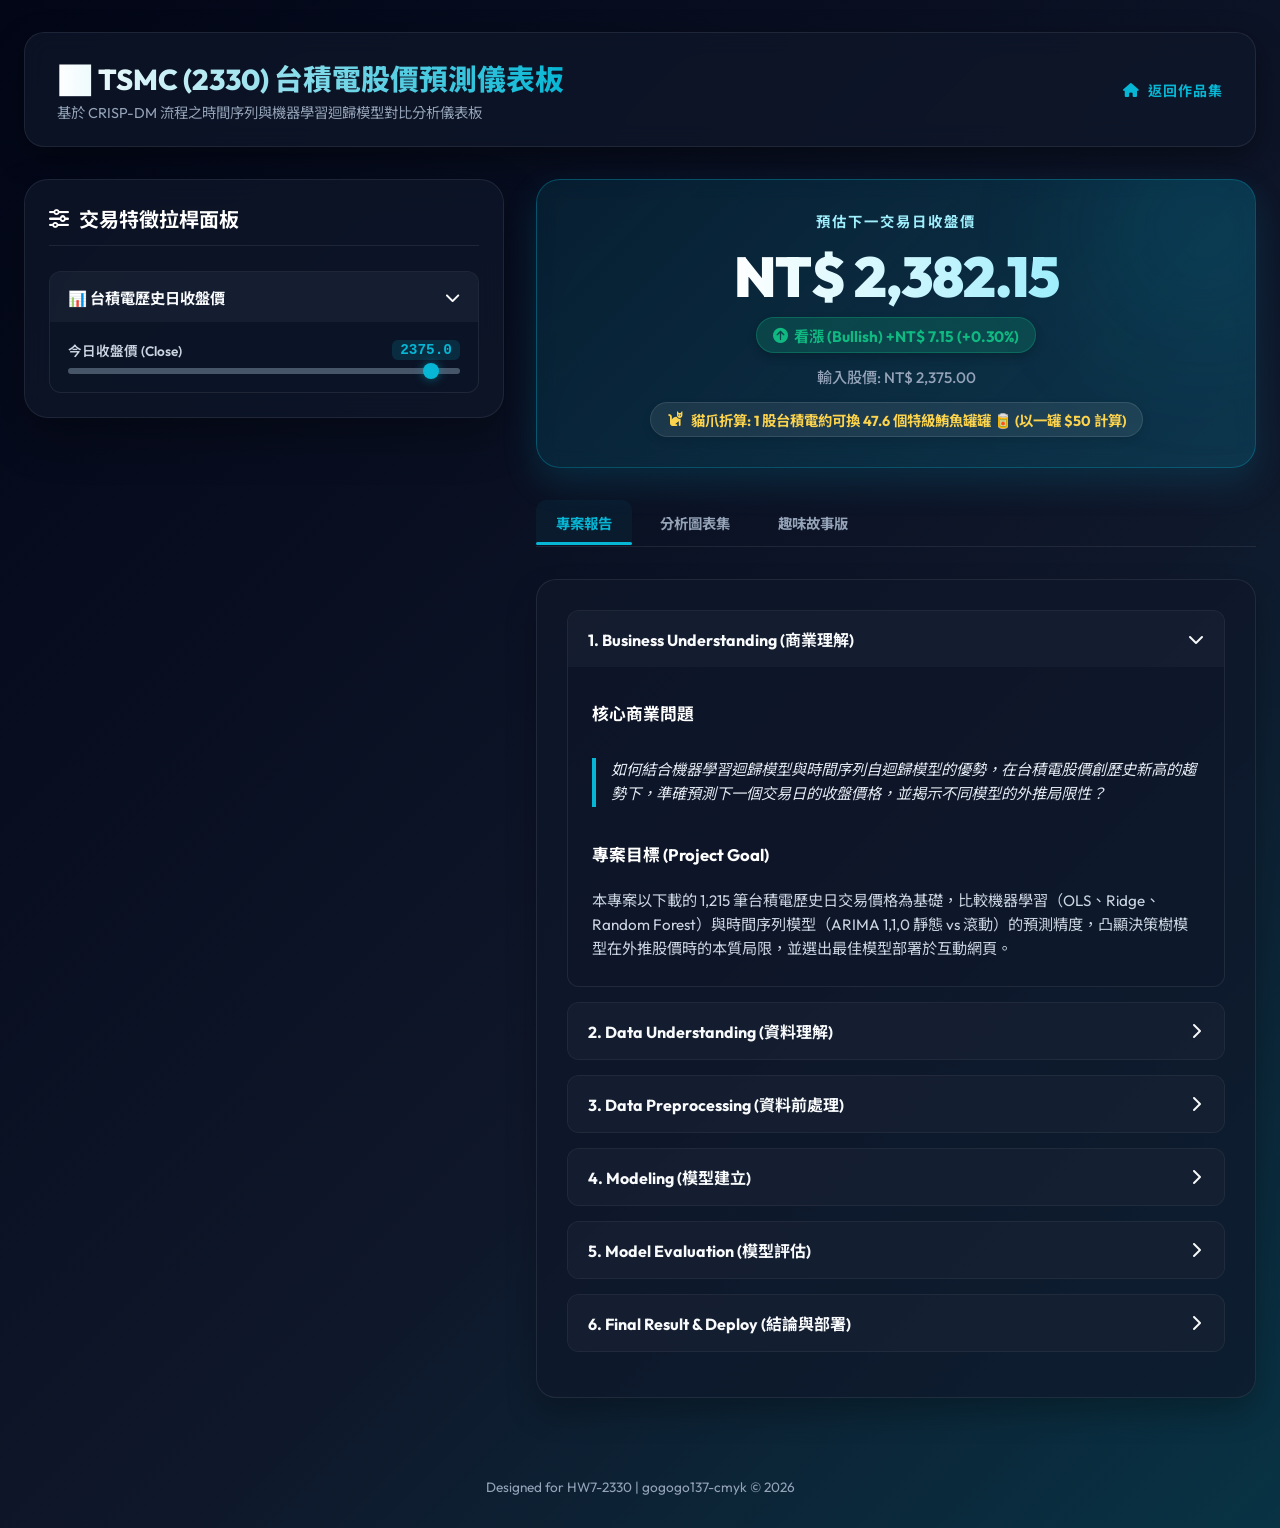
<file: HW7-2330/index.html>
<!DOCTYPE html>
<html lang="zh-TW">
<head>
    <meta charset="UTF-8">
    <meta name="viewport" content="width=device-width, initial-scale=1.0">
    <title>📈 TSMC (2330) 台積電股價預測儀表板 | CRISP-DM Stock Dashboard</title>
    <!-- Google Fonts -->
    <link rel="preconnect" href="https://fonts.googleapis.com">
    <link rel="preconnect" href="https://fonts.gstatic.com" crossorigin>
    <link href="https://fonts.googleapis.com/css2?family=Montserrat:wght@300;400;500;600;700;800&family=Noto+Sans+TC:wght@400;500;700;900&family=Outfit:wght@400;600;800&display=swap" rel="stylesheet">
    <!-- FontAwesome for Icons -->
    <link rel="stylesheet" href="https://cdnjs.cloudflare.com/ajax/libs/font-awesome/6.4.0/css/all.min.css">
    
    <style>
        :root {
            --bg-gradient: linear-gradient(135deg, #020617 0%, #0f172a 60%, #083344 100%);
            --text-primary: #f8fafc;
            --text-secondary: #94a3b8;
            --primary-accent: #06b6d4; /* TSMC Cyan Tech color */
            --primary-accent-hover: #0891b2;
            --card-bg: rgba(15, 23, 42, 0.7);
            --card-border: rgba(255, 255, 255, 0.08);
            --input-bg: rgba(2, 6, 23, 0.6);
            --accent-green: #10b981;
            --accent-red: #ef4444;
            --accent-amber: #f59e0b;
        }

        * {
            box-sizing: border-box;
            margin: 0;
            padding: 0;
        }

        body {
            font-family: 'Outfit', 'Noto Sans TC', sans-serif;
            background: var(--bg-gradient);
            color: var(--text-primary);
            min-height: 100vh;
            padding: 2rem 1.5rem;
            display: flex;
            flex-direction: column;
            align-items: center;
        }

        /* Container */
        .dashboard-container {
            width: 100%;
            max-width: 1300px;
            display: flex;
            flex-direction: column;
            gap: 2rem;
            z-index: 1;
        }

        /* Header */
        header {
            display: flex;
            justify-content: space-between;
            align-items: center;
            background: var(--card-bg);
            backdrop-filter: blur(12px);
            -webkit-backdrop-filter: blur(12px);
            border: 1px solid var(--card-border);
            padding: 1.5rem 2rem;
            border-radius: 20px;
            box-shadow: 0 10px 30px rgba(0, 0, 0, 0.4);
        }

        .back-btn {
            color: var(--primary-accent);
            text-decoration: none;
            font-size: 14px;
            font-weight: 700;
            display: flex;
            align-items: center;
            gap: 8px;
            text-transform: uppercase;
            letter-spacing: 1px;
            transition: all 0.3s ease;
        }

        .back-btn:hover {
            color: var(--text-primary);
            transform: translateX(-3px);
        }

        .title-area h1 {
            font-size: 1.8rem;
            font-weight: 800;
            background: linear-gradient(to right, #ffffff, var(--primary-accent));
            -webkit-background-clip: text;
            -webkit-text-fill-color: transparent;
            margin-bottom: 0.2rem;
        }

        .title-area p {
            font-size: 0.9rem;
            color: var(--text-secondary);
        }

        /* Main Workspace Layout */
        .main-workspace {
            display: grid;
            grid-template-columns: 1fr 1.5fr;
            gap: 2rem;
        }

        @media (max-width: 1024px) {
            .main-workspace {
                grid-template-columns: 1fr;
            }
        }

        /* Left Side: Controls Card */
        .controls-card {
            background: var(--card-bg);
            backdrop-filter: blur(16px);
            -webkit-backdrop-filter: blur(16px);
            border: 1px solid var(--card-border);
            border-radius: 24px;
            padding: 24px;
            box-shadow: 0 20px 45px rgba(0, 0, 0, 0.3);
            display: flex;
            flex-direction: column;
            gap: 15px;
            height: fit-content;
        }

        .card-header-title {
            font-size: 1.25rem;
            font-weight: 700;
            display: flex;
            align-items: center;
            gap: 10px;
            color: #ffffff;
            border-bottom: 1px solid var(--card-border);
            padding-bottom: 12px;
            margin-bottom: 10px;
        }

        /* Expander / Accordion styling */
        .expander {
            border: 1px solid var(--card-border);
            border-radius: 12px;
            overflow: hidden;
            background: rgba(15, 23, 42, 0.3);
        }

        .expander-header {
            background: rgba(30, 41, 59, 0.5);
            padding: 14px 18px;
            font-weight: 700;
            font-size: 0.95rem;
            display: flex;
            justify-content: space-between;
            align-items: center;
            cursor: pointer;
            user-select: none;
            transition: background 0.3s ease;
        }

        .expander-header:hover {
            background: rgba(30, 41, 59, 0.8);
        }

        .expander-content {
            padding: 18px;
            display: flex;
            flex-direction: column;
            gap: 20px;
        }

        .expander.collapsed .expander-content {
            display: none;
        }

        .expander-header i {
            transition: transform 0.3s ease;
        }

        .expander.collapsed .expander-header i {
            transform: rotate(-90deg);
        }

        /* Sliders / Inputs styling */
        .slider-group {
            display: flex;
            flex-direction: column;
            gap: 8px;
        }

        .slider-label-row {
            display: flex;
            justify-content: space-between;
            font-size: 0.85rem;
            font-weight: 600;
            color: #cbd5e1;
        }

        .slider-label-row span.val-badge {
            background: rgba(6, 182, 212, 0.15);
            color: var(--primary-accent);
            padding: 2px 8px;
            border-radius: 6px;
            font-family: monospace;
            font-size: 0.9rem;
            font-weight: 700;
        }

        .slider-group input[type="range"] {
            -webkit-appearance: none;
            width: 100%;
            height: 6px;
            background: #475569;
            border-radius: 5px;
            outline: none;
            cursor: pointer;
        }

        .slider-group input[type="range"]::-webkit-slider-thumb {
            -webkit-appearance: none;
            width: 16px;
            height: 16px;
            border-radius: 50%;
            background: var(--primary-accent);
            box-shadow: 0 0 10px rgba(6, 182, 212, 0.5);
            transition: transform 0.1s ease;
        }

        .slider-group input[type="range"]::-webkit-slider-thumb:hover {
            transform: scale(1.25);
        }

        /* Right Side: Prediction & Analysis Tabs */
        .results-container {
            display: flex;
            flex-direction: column;
            gap: 2rem;
        }

        /* Prediction Value Card */
        .prediction-card {
            background: linear-gradient(135deg, rgba(6, 182, 212, 0.1) 0%, rgba(8, 145, 178, 0.25) 100%);
            border: 1px solid rgba(6, 182, 212, 0.3);
            border-radius: 24px;
            padding: 30px;
            text-align: center;
            box-shadow: 0 15px 35px rgba(6, 182, 212, 0.15);
            backdrop-filter: blur(10px);
            -webkit-backdrop-filter: blur(10px);
            position: relative;
            overflow: hidden;
            display: flex;
            flex-direction: column;
            align-items: center;
            justify-content: center;
        }

        .prediction-card::before {
            content: '';
            position: absolute;
            width: 200px;
            height: 200px;
            border-radius: 50%;
            background: var(--primary-accent);
            filter: blur(80px);
            opacity: 0.15;
            top: -50px;
            right: -50px;
            z-index: -1;
        }

        .pred-label {
            font-size: 0.9rem;
            text-transform: uppercase;
            letter-spacing: 2px;
            font-weight: 700;
            color: #9feefc;
            margin-bottom: 10px;
        }

        .pred-value {
            font-size: 3.5rem;
            font-weight: 900;
            background: linear-gradient(to right, #ffffff, #9feefc);
            -webkit-background-clip: text;
            -webkit-text-fill-color: transparent;
            letter-spacing: -1px;
            margin-bottom: 5px;
        }

        .trend-badge {
            display: inline-flex;
            align-items: center;
            gap: 6px;
            padding: 6px 16px;
            border-radius: 20px;
            font-size: 0.95rem;
            font-weight: 700;
            margin-bottom: 12px;
            box-shadow: 0 4px 10px rgba(0, 0, 0, 0.2);
        }

        .trend-up {
            background: rgba(16, 185, 129, 0.2);
            color: var(--accent-green);
            border: 1px solid rgba(16, 185, 129, 0.3);
        }

        .trend-down {
            background: rgba(239, 68, 68, 0.2);
            color: var(--accent-red);
            border: 1px solid rgba(239, 68, 68, 0.3);
        }

        .pred-sub {
            font-size: 0.95rem;
            color: #94a3b8;
            font-weight: 500;
        }

        .cat-cans-counter {
            margin-top: 15px;
            background: rgba(255, 255, 255, 0.08);
            border: 1px solid rgba(255, 255, 255, 0.1);
            border-radius: 30px;
            padding: 6px 16px;
            font-size: 0.9rem;
            font-weight: 700;
            display: flex;
            align-items: center;
            gap: 8px;
            color: #fcd34d; /* Warm Yellow */
            box-shadow: 0 4px 10px rgba(0, 0, 0, 0.1);
        }

        /* Tab Layout */
        .tabs-header {
            display: flex;
            gap: 8px;
            border-bottom: 1px solid var(--card-border);
            padding-bottom: 1px;
            overflow-x: auto;
            white-space: nowrap;
        }

        .tab-btn {
            background: transparent;
            border: none;
            color: var(--text-secondary);
            font-family: inherit;
            font-weight: 700;
            font-size: 0.9rem;
            padding: 12px 20px;
            cursor: pointer;
            transition: all 0.3s ease;
            border-radius: 10px 10px 0 0;
            position: relative;
        }

        .tab-btn:hover {
            color: #ffffff;
            background: rgba(255, 255, 255, 0.03);
        }

        .tab-btn.active {
            color: var(--primary-accent);
            background: rgba(6, 182, 212, 0.06);
        }

        .tab-btn.active::after {
            content: '';
            position: absolute;
            bottom: 0;
            left: 0;
            right: 0;
            height: 3px;
            background: var(--primary-accent);
            border-radius: 3px;
        }

        .tab-content-panel {
            background: var(--card-bg);
            border: 1px solid var(--card-border);
            border-radius: 20px;
            padding: 30px;
            box-shadow: 0 15px 30px rgba(0, 0, 0, 0.25);
            min-height: 400px;
        }

        .tab-pane {
            display: none;
        }

        .tab-pane.active {
            display: block;
            animation: fadeIn 0.4s ease;
        }

        /* CRISP-DM Accordion */
        .report-section {
            border: 1px solid var(--card-border);
            border-radius: 12px;
            margin-bottom: 15px;
            overflow: hidden;
            background: rgba(15, 23, 42, 0.2);
        }

        .report-section-header {
            background: rgba(30, 41, 59, 0.4);
            padding: 16px 20px;
            font-size: 1rem;
            font-weight: 700;
            display: flex;
            justify-content: space-between;
            align-items: center;
            cursor: pointer;
            user-select: none;
            transition: background 0.3s ease;
        }

        .report-section-header:hover {
            background: rgba(30, 41, 59, 0.7);
        }

        .report-section-content {
            padding: 24px;
            line-height: 1.6;
            color: #cbd5e1;
            font-size: 0.95rem;
            display: flex;
            flex-direction: column;
            gap: 15px;
        }

        .report-section.collapsed .report-section-content {
            display: none;
        }

        .report-section-header i {
            transition: transform 0.3s ease;
        }

        .report-section.collapsed .report-section-header i {
            transform: rotate(-90deg);
        }

        .report-section-content h4 {
            color: #ffffff;
            font-size: 1.05rem;
            font-weight: 700;
            margin-top: 10px;
            margin-bottom: 5px;
        }

        .report-section-content blockquote {
            border-left: 4px solid var(--primary-accent);
            padding-left: 15px;
            margin: 10px 0;
            color: #e2e8f0;
            font-style: italic;
        }

        /* Tables inside reports */
        table.report-table {
            width: 100%;
            border-collapse: collapse;
            margin: 15px 0;
            font-size: 0.85rem;
        }

        table.report-table th, table.report-table td {
            border: 1px solid var(--card-border);
            padding: 8px 12px;
            text-align: left;
        }

        table.report-table th {
            background: rgba(30, 41, 59, 0.8);
            font-weight: 700;
            color: #ffffff;
        }

        table.report-table tr:nth-child(even) {
            background: rgba(255, 255, 255, 0.02);
        }

        /* Plots display grid */
        .plots-grid {
            display: grid;
            grid-template-columns: 1fr;
            gap: 30px;
        }

        .plot-container {
            background: rgba(15, 23, 42, 0.4);
            border: 1px solid var(--card-border);
            border-radius: 16px;
            padding: 20px;
            text-align: center;
        }

        .plot-container h3 {
            font-size: 1.1rem;
            font-weight: 700;
            margin-bottom: 15px;
            color: #ffffff;
        }

        .plot-container img {
            max-width: 100%;
            border-radius: 8px;
            box-shadow: 0 4px 15px rgba(0, 0, 0, 0.6);
            background: #ffffff;
            padding: 5px;
        }

        .plot-caption {
            margin-top: 12px;
            font-size: 0.85rem;
            color: var(--text-secondary);
            line-height: 1.5;
        }

        /* Fun Stories tab styling */
        .fun-toggle-row {
            display: flex;
            justify-content: center;
            gap: 10px;
            margin-bottom: 25px;
        }

        .fun-btn {
            border: 1px solid var(--card-border);
            background: rgba(255, 255, 255, 0.05);
            color: var(--text-secondary);
            padding: 10px 18px;
            border-radius: 30px;
            font-family: inherit;
            font-weight: 700;
            font-size: 0.85rem;
            cursor: pointer;
            transition: all 0.3s ease;
        }

        .fun-btn:hover {
            color: #ffffff;
            background: rgba(255, 255, 255, 0.1);
        }

        .fun-btn.active {
            background: var(--accent-amber);
            border-color: var(--accent-amber);
            color: #000000;
            box-shadow: 0 4px 12px rgba(245, 158, 11, 0.3);
        }

        .fun-story-box {
            line-height: 1.7;
            font-size: 1.05rem;
            color: #e2e8f0;
            display: none;
        }

        .fun-story-box.active {
            display: block;
            animation: fadeIn 0.4s ease;
        }

        .fun-story-box h3 {
            font-size: 1.4rem;
            font-family: 'Cormorant Garamond', serif;
            color: var(--accent-amber);
            margin-bottom: 15px;
            display: flex;
            align-items: center;
            gap: 8px;
            font-weight: bold;
        }

        .fun-story-box p {
            margin-bottom: 15px;
        }

        .fun-story-box ul {
            margin-left: 20px;
            margin-bottom: 15px;
            display: flex;
            flex-direction: column;
            gap: 8px;
        }

        /* Animation */
        @keyframes fadeIn {
            from { opacity: 0; transform: translateY(10px); }
            to { opacity: 1; transform: translateY(0); }
        }

        /* Footer */
        footer {
            margin-top: 3rem;
            text-align: center;
            font-size: 0.85rem;
            color: var(--text-secondary);
        }

        footer a {
            color: var(--primary-accent);
            text-decoration: none;
        }

        footer a:hover {
            text-decoration: underline;
        }
    </style>
</head>
<body>
    <div class="dashboard-container">
        <!-- Floating Navigation Header -->
        <header>
            <div class="title-area">
                <h1>📈 TSMC (2330) 台積電股價預測儀表板</h1>
                <p>基於 CRISP-DM 流程之時間序列與機器學習迴歸模型對比分析儀表板</p>
            </div>
            <a href="../index-zh.html" class="back-btn">
                <i class="fa-solid fa-house"></i> 返回作品集
            </a>
        </header>

        <!-- Main Workspace Grid -->
        <main class="main-workspace">
            <!-- Left Side: Grouped Sliders Card -->
            <section class="controls-card">
                <div class="card-header-title">
                    <i class="fa-solid fa-sliders"></i>
                    <span>交易特徵拉桿面板</span>
                </div>

                <!-- Expander 1: Stock Price Input -->
                <div class="expander" id="exp-stock">
                    <div class="expander-header" onclick="toggleExpander('exp-stock')">
                        <span>📊 台積電歷史日收盤價</span>
                        <i class="fa-solid fa-chevron-down"></i>
                    </div>
                    <div class="expander-content">
                        <!-- Close Price Slider -->
                        <div class="slider-group">
                            <div class="slider-label-row">
                                <span>今日收盤價 (Close)</span>
                                <span class="val-badge" id="lbl-close">2375.0</span>
                            </div>
                            <input type="range" id="val-close" min="300" max="2500" step="0.5" value="2375.0" oninput="updateVal(this.value)">
                        </div>
                    </div>
                </div>
            </section>

            <!-- Right Side: Pred Card + Tabs Content -->
            <section class="results-container">
                <!-- Large Price Card -->
                <div class="prediction-card">
                    <span class="pred-label">預估下一交易日收盤價</span>
                    <span class="pred-value" id="price-display">NT$ 2,375.00</span>
                    
                    <div id="trend-box" class="trend-badge trend-up">
                        <i id="trend-icon" class="fa-solid fa-circle-arrow-up"></i>
                        <span id="trend-text">看漲 (Bullish) +NT$ 0.00 (+0.00%)</span>
                    </div>
                    
                    <span class="pred-sub">輸入股價: NT$ <span id="input-display">2,375.00</span> </span>
                    
                    <!-- Cat tuna cans conversion counter -->
                    <div class="cat-cans-counter">
                        <i class="fa-solid fa-cat"></i>
                        <span>貓爪折算: 1 股台積電約可換 <span id="cans-display">47.5</span> 個特級鮪魚罐罐 🥫 (以一罐 $50 計算)</span>
                    </div>
                </div>

                <!-- Tabs header -->
                <div class="tabs-header">
                    <button class="tab-btn active" onclick="switchTab('tab-overview')">專案報告</button>
                    <button class="tab-btn" onclick="switchTab('tab-plots')">分析圖表集</button>
                    <button class="tab-btn" onclick="switchTab('tab-stories')">趣味故事版</button>
                </div>

                <!-- Tabs Content Panel -->
                <div class="tab-content-panel">
                    <!-- TAB 1: CRISP-DM OVERVIEW -->
                    <div class="tab-pane active" id="tab-overview">
                        <!-- BU -->
                        <div class="report-section" id="rep-bu">
                            <div class="report-section-header" onclick="toggleReportSection('rep-bu')">
                                <span>1. Business Understanding (商業理解)</span>
                                <i class="fa-solid fa-chevron-down"></i>
                            </div>
                            <div class="report-section-content">
                                <h4>核心商業問題</h4>
                                <blockquote>如何結合機器學習迴歸模型與時間序列自迴歸模型的優勢，在台積電股價創歷史新高的趨勢下，準確預測下一個交易日的收盤價格，並揭示不同模型的外推局限性？</blockquote>
                                <h4>專案目標 (Project Goal)</h4>
                                <p>本專案以下載的 1,215 筆台積電歷史日交易價格為基礎，比較機器學習（OLS、Ridge、Random Forest）與時間序列模型（ARIMA 1,1,0 靜態 vs 滾動）的預測精度，凸顯決策樹模型在外推股價時的本質局限，並選出最佳模型部署於互動網頁。</p>
                            </div>
                        </div>

                        <!-- DU -->
                        <div class="report-section collapsed" id="rep-du">
                            <div class="report-section-header" onclick="toggleReportSection('rep-du')">
                                <span>2. Data Understanding (資料理解)</span>
                                <i class="fa-solid fa-chevron-down"></i>
                            </div>
                            <div class="report-section-content">
                                <p>本數據集包含自 2021 年至 2026 年共 1,215 個交易日的台積電歷史價格。</p>
                                <h4>欄位與時序特徵</h4>
                                <ul>
                                    <li><strong>Close (收盤價)</strong>：本次預測的核心目標與輸入變數。</li>
                                    <li><strong>趨勢特徵</strong>：台積電股價在 2026 年大幅飆升（突破 2,000 元台幣以上），使得測試集的價格區間顯著高於訓練集。這為測試機器學習模型的外推能力（Extrapolation）提供了完美的實驗場景。</li>
                                </ul>
                            </div>
                        </div>

                        <!-- DP -->
                        <div class="report-section collapsed" id="rep-dp">
                            <div class="report-section-header" onclick="toggleReportSection('rep-dp')">
                                <span>3. Data Preprocessing (資料前處理)</span>
                                <i class="fa-solid fa-chevron-down"></i>
                            </div>
                            <div class="report-section-content">
                                <h4>A. 平穩性檢定 (Augmented Dickey-Fuller Test)</h4>
                                <p>在訓練集上對收盤價 <code>Close</code> 進行 ADF 檢定：</p>
                                <ul>
                                    <li><strong>原始收盤價</strong>：p-value 為 <strong><code>0.9537</code></strong>（說明原始股價序列具有<strong>非平穩性</strong>，即隨機漫步）。</li>
                                    <li><strong>一階差分（1st Difference）</strong>：p-value 降至 <strong><code>0.0000</code></strong>（顯著小於 0.05，達到<strong>平穩性</strong>）。</li>
                                    <li><strong>結論</strong>：確定 ARIMA 模型的差分階數 <strong>d = 1</strong>。</li>
                                </ul>
                                <h4>B. 資料切分 (時序切分)</h4>
                                <p>為了防止數據洩漏並對齊圖表，我們將測試集起點設定為 <strong>2026-04-15</strong>：</p>
                                <ul>
                                    <li><strong>訓練集</strong>：2026-04-15 之前的歷史數據 (共 1,172 筆)。</li>
                                    <li><strong>測試集</strong>：2026-04-15 之後的近期數據 (共 43 筆，股價處於 2,000 ~ 2,400 元的高檔區)。</li>
                                </ul>
                            </div>
                        </div>

                        <!-- M -->
                        <div class="report-section collapsed" id="rep-m">
                            <div class="report-section-header" onclick="toggleReportSection('rep-m')">
                                <span>4. Modeling (模型建立)</span>
                                <i class="fa-solid fa-chevron-down"></i>
                            </div>
                            <div class="report-section-content">
                                <p>本專案建立並比較了機器學習模型與時間序列模型在台積電股價預測上的表現，共實作並評估了以下五種預測方法：</p>
                                <ol>
                                    <li><strong>Linear Regression (線性迴歸)</strong>：使用今日收盤價 X_t 預測明日收盤價 y_t+1。</li>
                                    <li><strong>Ridge Regression (脊迴歸)</strong>：在線性迴歸基礎上加上 L2 正則化（alpha = 1.0），以防止過度擬合。</li>
                                    <li><strong>Random Forest (隨機森林)</strong>：使用 100 棵決策樹的集成學習模型，探討非線性樹模型在趨勢推估上的局限性。</li>
                                    <li><strong>ARIMA(1, 1, 0) static (靜態預測)</strong>：僅使用訓練集擬合 ARIMA 參數，在整個測試期間進行多步預測（不再讀入測試集的新觀測值），預測值會快速收斂至常數（平滑的直線）。</li>
                                    <li><strong>ARIMA(1, 1, 0) rolling (滾動預測)</strong>：在測試集的每個時間點，將前一日的實際股價納入歷史數據中重新擬合模型，進行一步領先預測（One-Step-Ahead Rolling Forecast）。</li>
                                </ol>
                            </div>
                        </div>

                        <!-- E -->
                        <div class="report-section collapsed" id="rep-e">
                            <div class="report-section-header" onclick="toggleReportSection('rep-e')">
                                <span>5. Model Evaluation (模型評估)</span>
                                <i class="fa-solid fa-chevron-down"></i>
                            </div>
                            <div class="report-section-content">
                                <h4>各模型效能指標對比</h4>
                                <p>我們對比了各個模型在測試集上的預測精準度（R² 越高越好，其餘指標越低越好）：</p>
                                <table class="report-table">
                                    <thead>
                                        <tr>
                                            <th>模型名稱</th>
                                            <th>測試集 R²</th>
                                            <th>測試集 MAE (元台幣)</th>
                                            <th>測試集 RMSE</th>
                                        </tr>
                                    </thead>
                                    <tbody>
                                        <tr>
                                            <td><strong>Linear Regression (OLS)</strong></td>
                                            <td><strong>0.7761</strong></td>
                                            <td><strong>38.02</strong></td>
                                            <td><strong>46.54</strong></td>
                                        </tr>
                                        <tr>
                                            <td><strong>Ridge Regression</strong></td>
                                            <td><strong>0.7761</strong></td>
                                            <td><strong>38.02</strong></td>
                                            <td><strong>46.54</strong></td>
                                        </tr>
                                        <tr>
                                            <td><strong>ARIMA(1, 1, 0) rolling (滾動)</strong></td>
                                            <td><strong>0.5466</strong></td>
                                            <td><strong>55.18</strong></td>
                                            <td><strong>66.23</strong></td>
                                        </tr>
                                        <tr>
                                            <td><strong>ARIMA(1, 1, 0) static (靜態)</strong></td>
                                            <td><strong>-3.7822</strong></td>
                                            <td><strong>194.00</strong></td>
                                            <td><strong>215.09</strong></td>
                                        </tr>
                                        <tr>
                                            <td><strong>Random Forest</strong></td>
                                            <td><strong>-6.9447</strong></td>
                                            <td><strong>259.20</strong></td>
                                            <td><strong>277.24</strong></td>
                                        </tr>
                                    </tbody>
                                </table>
                            </div>
                        </div>

                        <!-- FR -->
                        <div class="report-section collapsed" id="rep-fr">
                            <div class="report-section-header" onclick="toggleReportSection('rep-fr')">
                                <span>6. Final Result & Deploy (結論與部署)</span>
                                <i class="fa-solid fa-chevron-down"></i>
                            </div>
                            <div class="report-section-content">
                                <h4>專案結論</h4>
                                <ul>
                                    <li><strong>外推能力是關鍵</strong>：在股價呈現持續突破新高的強勢多頭市場中，<strong>外推能力（Extrapolation）</strong> 至關重要。線性模型由於不受上限約束，外推表現顯著優於樹集成模型（Random Forest）。</li>
                                    <li><strong>時序滾動的重要性</strong>：傳統時間序列模型（如 ARIMA）若不進行滾動更新（static），其多步預測將迅速失去實用價值。導入滾動預測（rolling）後，模型預測能力大幅提升，是量化交易系統中的必備機制。</li>
                                </ul>
                                <h4>最佳部署模型</h4>
                                <p>本系統已將最佳模型（Linear Regression OLS）編碼於網頁中，讓使用者能動態調整今日收盤價，即時推估次日股價！</p>
                            </div>
                        </div>
                    </div>

                    <!-- TAB 2: ANALYSIS PLOTS -->
                    <div class="tab-pane" id="tab-plots">
                        <div class="plots-grid">
                            <!-- Plot 1 -->
                            <div class="plot-container">
                                <h3>📈 2330.TW 模型預測對比走勢圖</h3>
                                <img src="./model_comparison.png" alt="Model Comparison">
                                <div class="plot-caption">
                                    展示了線性迴歸、脊迴歸、隨機森林與 ARIMA (靜態 vs 滾動) 在測試集上的實際外推表現。
                                    特別標記了 <strong>擴大喇叭形（Megaphone Pattern）</strong> 與 <strong>上升收斂楔形（Wedge Pattern）</strong> 形態。
                                </div>
                            </div>
                            
                            <!-- Plot 2 -->
                            <div class="plot-container">
                                <h3>📊 特徵相關性矩陣圖 (Correlation Matrix)</h3>
                                <img src="./correlation_matrix.png" alt="Correlation Matrix">
                                <div class="plot-caption">
                                    特徵間的相關係數矩陣，揭示不同滯後天數收盤價（Lags）與當日股價的高度線性相關性。
                                </div>
                            </div>
                            
                            <!-- Plot 3 -->
                            <div class="plot-container">
                                <h3>🎯 逐步特徵選擇 (SFS) 折線圖</h3>
                                <img src="./feature_selection_stepwise.png" alt="Feature Selection">
                                <div class="plot-caption">
                                    展示隨著選入特徵個數增加，模型的訓練集與測試集評估指標的變化，從而鎖定最優特徵子集。
                                </div>
                            </div>

                            <!-- Plot 4 -->
                            <div class="plot-container">
                                <h3>📦 資料離群值分佈箱形圖 (Outliers Boxplot)</h3>
                                <img src="./outliers_boxplot.png" alt="Outliers Boxplot">
                                <div class="plot-caption">
                                    檢查股價數據集的離群分佈，確保數據清洗符合模型假設前提。
                                </div>
                            </div>

                            <!-- Plot 5 -->
                            <div class="plot-container">
                                <h3>✨ 真實值 vs. 預測值散佈圖</h3>
                                <img src="./predictions_scatter.png" alt="Predictions Scatter">
                                <div class="plot-caption">
                                    對比測試集真實股價與最優模型預測價格的擬合分佈，展現高精度的線性關係。
                                </div>
                            </div>
                        </div>
                    </div>

                    <!-- TAB 3: FUN STORIES -->
                    <div class="tab-pane" id="tab-stories">
                        <div class="fun-toggle-row">
                            <button class="fun-btn active" id="fbtn-elementary" onclick="switchStory('elementary')">🎈 國小生版本</button>
                            <button class="fun-btn" id="fbtn-kindergarten" onclick="switchStory('kindergarten')">🚂 幼稚園版本</button>
                            <button class="fun-btn" id="fbtn-cat" onclick="switchStory('cat')">🐱 招財貓版本</button>
                        </div>

                        <!-- Elementary story -->
                        <div class="fun-story-box active" id="story-elementary">
                            <h3><i class="fa-solid fa-circle-nodes"></i> 氣球飛高高與小狗猜高度</h3>
                            <p>台積電的股價就像一顆「彩色氣球」，每天都在往上飛，而且飛得比以前任何時候都還要高！</p>
                            <ul>
                                <li>
                                    <strong>聰明的小狗（線性迴歸）</strong>：它看到氣球今天在哪裡，就猜明天也會在差不多高的地方，氣球越飛越高，小狗也跟著往上看，所以猜得最準！
                                </li>
                                <li>
                                    <strong>受傷的小狗（隨機森林）</strong>：這隻小狗以前只看過氣球最高飛到 2049 公分，它以為氣球一輩子只能飛到這個高度。所以當氣球飛到 2400 公分時，它還是傻傻地猜 1979 公分，結果差了十萬八千里！
                                </li>
                                <li>
                                    <strong>不理人的小狗（ARIMA 靜態）</strong>：它只看了一開始的資料，後面就不管了，直接躺平在地上猜一個固定高度，當然猜不準！
                                </li>
                            </ul>
                        </div>

                        <!-- Kindergarten story -->
                        <div class="fun-story-box" id="story-kindergarten">
                            <h3><i class="fa-solid fa-child-reaching"></i> 小火車一直往上爬</h3>
                            <p>小朋友，台積電股價是一台一直往山頂開的「黃金小火車（2330）」喔！</p>
                            <ul>
                                <li>
                                    <strong>線性迴歸小貓咪</strong>：會跟著火車一直往上看，火車爬越高牠就往越高的位置猜，所以猜對了！
                                </li>
                                <li>
                                    <strong>隨機森林小熊</strong>：只記得火車在半山腰的樣子，當火車開到更高的山頂時，小熊還在看半山腰，就找不到火車了！
                                </li>
                                <li>
                                    <strong>ARIMA 滾動小貓</strong>：每天都會跑去火車最新停的位置看一眼，所以它也能跟上火車！
                                </li>
                            </ul>
                        </div>

                        <!-- Cat story -->
                        <div class="fun-story-box" id="story-cat">
                            <h3><i class="fa-solid fa-cat"></i> 喵～極限罐罐與貓爪外推學！</h3>
                            <p>本喵作為量化交易貓老大，為大家分析一下為什麼有些模型能預測罐罐，有些卻只能餓肚子：</p>
                            <ul>
                                <li>
                                    <strong>無限外推貓爪 (Linear Regression)</strong>：
                                    喵嗚！如果奴才給的罐罐每天都在變多，已經超過了本喵這輩子看過的數量。線性模型貓咪會大膽預測：「明天一定有更多罐罐！」這隻貓咪最聰明，每天都吃得飽飽的！🐾
                                </li>
                                <li>
                                    <strong>井底之蛙樹貓 (Random Forest)</strong>：
                                    隨機森林貓咪是一隻保守貓，它在心裡設定了上限：「本喵這輩子最多只見過 2049 個罐罐，所以天底下的罐罐不可能超過這個數量！」當奴才拿出 2400 個罐罐時，它還是固執地猜 1979 個。這就是「無法外推的樹貓悲劇」！
                                </li>
                                <li>
                                    <strong>裝聾作啞靜態貓 (ARIMA static)</strong>：
                                    這隻貓咪只在第一天算了一次，之後就躲起來睡覺（不更新數據），不管外面罐罐變多少，它都猜一個固定數字（躺平）。
                                </li>
                                <li>
                                    <strong>每日勤奮滾動貓 (ARIMA rolling)</strong>：
                                    它很勤勞，每天開飯前都會跑去秤一下今天有多少罐罐（滾動更新），雖然它的預測總是慢了一天（有 lag 延遲），但起碼它不會像樹貓一樣裝傻！
                                </li>
                            </ul>
                        </div>
                    </div>
                </div>
            </section>
        </main>

        <!-- Footer -->
        <footer>
            <p>Designed for HW7-2330 | gogogo137-cmyk &copy; 2026</p>
        </footer>
    </div>

    <script>
        // OLS linear regression parameters calculated: 
        // y_{t+1} = X_t * slope + intercept
        const slope = 1.003688503320206;
        const intercept = -1.6100053446879201;

        let currentClosePrice = 2375.0;

        // Toggle Expanders
        function toggleExpander(id) {
            const el = document.getElementById(id);
            el.classList.toggle('collapsed');
        }

        // Toggle Report Sections
        function toggleReportSection(id) {
            const el = document.getElementById(id);
            el.classList.toggle('collapsed');
        }

        // Tab Switching
        function switchTab(tabId) {
            document.querySelectorAll('.tab-btn').forEach(btn => btn.classList.remove('active'));
            document.querySelectorAll('.tab-pane').forEach(pane => pane.classList.remove('active'));

            const clickedBtn = Array.from(document.querySelectorAll('.tab-btn')).find(btn => {
                if (tabId === 'tab-overview') return btn.textContent === '專案報告';
                if (tabId === 'tab-plots') return btn.textContent === '分析圖表集';
                return btn.textContent === '趣味故事版';
            });
            if (clickedBtn) clickedBtn.classList.add('active');
            
            document.getElementById(tabId).classList.add('active');
        }

        // Story Switching (Fun stories tab)
        function switchStory(storyType) {
            document.querySelectorAll('.fun-btn').forEach(btn => btn.classList.remove('active'));
            document.querySelectorAll('.fun-story-box').forEach(box => box.classList.remove('active'));

            document.getElementById(`fbtn-${storyType}`).classList.add('active');
            document.getElementById(`story-${storyType}`).classList.add('active');
        }

        // Update Slider value and trigger prediction
        function updateVal(val) {
            currentClosePrice = parseFloat(val);
            document.getElementById(`lbl-close`).textContent = currentClosePrice.toFixed(1);
            predictStockPrice();
        }

        // Predict stock price
        function predictStockPrice() {
            // Linear regression forecast
            let predicted = currentClosePrice * slope + intercept;

            // Compute change
            let change = predicted - currentClosePrice;
            let pctChange = (change / currentClosePrice) * 100;

            // Display values
            document.getElementById('price-display').textContent = `NT$ ${predicted.toLocaleString('zh-TW', { minimumFractionDigits: 2, maximumFractionDigits: 2 })}`;
            document.getElementById('input-display').textContent = currentClosePrice.toLocaleString('zh-TW', { minimumFractionDigits: 2, maximumFractionDigits: 2 });
            
            // Cans calculation (1 TSMC share can buy cans at 50 NTD each)
            let cansCount = (predicted / 50.0).toFixed(1);
            document.getElementById('cans-display').textContent = cansCount;

            // Trend indicator update
            const trendBox = document.getElementById('trend-box');
            const trendIcon = document.getElementById('trend-icon');
            const trendText = document.getElementById('trend-text');

            if (change >= 0) {
                trendBox.className = "trend-badge trend-up";
                trendIcon.className = "fa-solid fa-circle-arrow-up";
                trendText.textContent = `看漲 (Bullish) +NT$ ${change.toFixed(2)} (+${pctChange.toFixed(2)}%)`;
            } else {
                trendBox.className = "trend-badge trend-down";
                trendIcon.className = "fa-solid fa-circle-arrow-down";
                trendText.textContent = `看跌 (Bearish) -NT$ ${Math.abs(change).toFixed(2)} (${pctChange.toFixed(2)}%)`;
            }
        }

        // Run initial prediction on load
        window.onload = () => {
            predictStockPrice();
        };
    </script>
</body>
</html>
</file>
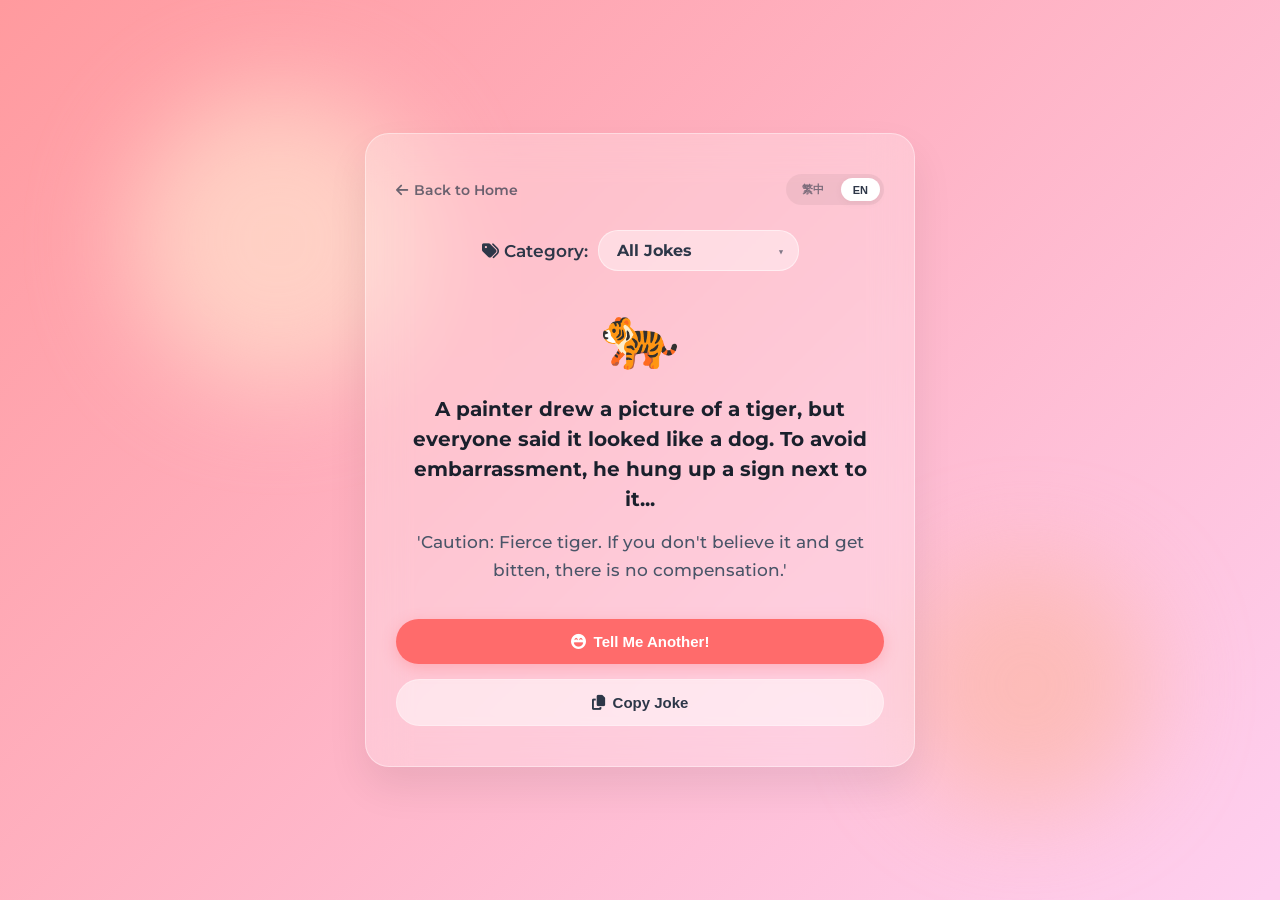
<file: joke-generator/index.html>
<!DOCTYPE html>
<html lang="zh-TW">
<head>
    <meta charset="UTF-8">
    <meta name="viewport" content="width=device-width, initial-scale=1.0">
    <title>😂 歡樂隨機笑話產生器 | Random Joke Generator</title>
    <!-- Google Fonts -->
    <link rel="preconnect" href="https://fonts.googleapis.com">
    <link rel="preconnect" href="https://fonts.gstatic.com" crossorigin>
    <link href="https://fonts.googleapis.com/css2?family=Montserrat:wght@400;600;700&family=Noto+Sans+TC:wght@400;500;700&display=swap" rel="stylesheet">
    <!-- FontAwesome -->
    <link rel="stylesheet" href="https://cdnjs.cloudflare.com/ajax/libs/font-awesome/6.4.0/css/all.min.css">
    
    <style>
        :root {
            --bg-gradient: linear-gradient(135deg, #ff9a9e 0%, #fecfef 99%, #fecfef 100%);
            --card-bg: rgba(255, 255, 255, 0.25);
            --card-border: rgba(255, 255, 255, 0.4);
            --text-color: #2d3748;
            --accent-color: #ff6b6b;
            --accent-hover: #fa5252;
            --btn-secondary: rgba(255, 255, 255, 0.5);
            --btn-secondary-hover: rgba(255, 255, 255, 0.7);
        }

        * {
            box-sizing: border-box;
            margin: 0;
            padding: 0;
        }

        body {
            font-family: 'Montserrat', 'Noto Sans TC', sans-serif;
            background: var(--bg-gradient);
            min-height: 100vh;
            display: flex;
            flex-direction: column;
            align-items: center;
            justify-content: center;
            color: var(--text-color);
            padding: 20px;
            overflow-x: hidden;
        }

        /* Ambient floating circles */
        .decor-circle {
            position: absolute;
            border-radius: 50%;
            z-index: 0;
            filter: blur(50px);
            opacity: 0.6;
        }
        .circle-1 {
            width: 300px;
            height: 300px;
            background: #ffecd2;
            top: 10%;
            left: 10%;
        }
        .circle-2 {
            width: 250px;
            height: 250px;
            background: #fcb69f;
            bottom: 10%;
            right: 10%;
        }

        /* Card Container */
        .joke-card {
            background: var(--card-bg);
            backdrop-filter: blur(20px);
            -webkit-backdrop-filter: blur(20px);
            border: 1px solid var(--card-border);
            border-radius: 24px;
            padding: 40px 30px;
            width: 100%;
            max-width: 550px;
            text-align: center;
            box-shadow: 0 20px 40px rgba(0, 0, 0, 0.08);
            z-index: 1;
            position: relative;
            transition: all 0.4s cubic-bezier(0.16, 1, 0.3, 1);
        }

        .joke-card:hover {
            transform: translateY(-5px);
            box-shadow: 0 30px 60px rgba(0, 0, 0, 0.12);
        }

        /* Top Bar */
        .card-top {
            display: flex;
            justify-content: space-between;
            align-items: center;
            margin-bottom: 25px;
        }

        .back-btn {
            color: var(--text-color);
            text-decoration: none;
            font-size: 14px;
            font-weight: 600;
            display: flex;
            align-items: center;
            gap: 6px;
            opacity: 0.7;
            transition: opacity 0.3s ease;
        }

        .back-btn:hover {
            opacity: 1;
        }

        .lang-toggle {
            display: flex;
            gap: 5px;
            background: rgba(0, 0, 0, 0.05);
            padding: 4px;
            border-radius: 20px;
        }

        .lang-btn {
            border: none;
            background: transparent;
            padding: 4px 12px;
            border-radius: 15px;
            font-size: 11px;
            font-weight: 700;
            cursor: pointer;
            color: var(--text-color);
            opacity: 0.6;
            transition: all 0.3s ease;
        }

        .lang-btn.active {
            background: #ffffff;
            opacity: 1;
            box-shadow: 0 2px 8px rgba(0, 0, 0, 0.05);
        }

        /* Category Selection */
        .category-select-container {
            margin-bottom: 25px;
            display: flex;
            align-items: center;
            justify-content: center;
            gap: 10px;
            font-size: 17px;
            font-weight: 600;
        }

        .select-wrapper {
            position: relative;
            display: inline-block;
        }

        #category-select {
            appearance: none;
            -webkit-appearance: none;
            background: rgba(255, 255, 255, 0.4);
            border: 1px solid rgba(255, 255, 255, 0.5);
            border-radius: 20px;
            padding: 10px 36px 10px 18px;
            font-family: inherit;
            font-size: 16px;
            font-weight: 700;
            color: var(--text-color);
            cursor: pointer;
            outline: none;
            transition: all 0.3s ease;
        }

        #category-select:hover {
            background: rgba(255, 255, 255, 0.6);
            border-color: var(--accent-color);
        }

        .select-wrapper::after {
            content: '\25BC';
            font-size: 10px;
            position: absolute;
            right: 15px;
            top: 50%;
            transform: translateY(-50%);
            pointer-events: none;
            color: var(--text-color);
            opacity: 0.6;
        }

        /* Emoji display section */
        .emoji-display {
            font-size: 64px;
            margin-bottom: 20px;
            display: inline-block;
            transition: transform 0.5s cubic-bezier(0.175, 0.885, 0.32, 1.275);
        }

        .emoji-display.animate {
            animation: bounceEmoji 0.6s ease;
        }

        /* Joke Content */
        .joke-content {
            min-height: 180px;
            display: flex;
            flex-direction: column;
            justify-content: center;
            margin-bottom: 35px;
        }

        .setup {
            font-size: 20px;
            font-weight: 700;
            line-height: 1.5;
            margin-bottom: 15px;
            color: #1a202c;
            opacity: 0;
            transform: translateY(10px);
            transition: all 0.5s ease;
        }

        .punchline {
            font-size: 17px;
            font-weight: 500;
            line-height: 1.6;
            color: #4a5568;
            opacity: 0;
            transform: translateY(10px);
            transition: all 0.5s ease 0.2s;
        }

        .show-element {
            opacity: 1;
            transform: translateY(0);
        }

        /* Actions Section */
        .actions {
            display: flex;
            flex-direction: column;
            gap: 15px;
        }

        .btn {
            border: none;
            border-radius: 50px;
            padding: 14px 28px;
            font-size: 15px;
            font-weight: 700;
            cursor: pointer;
            display: inline-flex;
            align-items: center;
            justify-content: center;
            gap: 8px;
            transition: all 0.3s cubic-bezier(0.16, 1, 0.3, 1);
            width: 100%;
        }

        .btn-primary {
            background: var(--accent-color);
            color: white;
            box-shadow: 0 4px 15px rgba(255, 107, 107, 0.3);
        }

        .btn-primary:hover {
            background: var(--accent-hover);
            transform: translateY(-2px);
            box-shadow: 0 6px 20px rgba(255, 107, 107, 0.4);
        }

        .btn-primary:active {
            transform: translateY(0);
        }

        .btn-secondary {
            background: var(--btn-secondary);
            color: var(--text-color);
            border: 1px solid rgba(255, 255, 255, 0.3);
        }

        .btn-secondary:hover {
            background: var(--btn-secondary-hover);
            transform: translateY(-2px);
        }

        .btn-secondary:active {
            transform: translateY(0);
        }

        /* Tooltip notification */
        .tooltip {
            position: absolute;
            background: rgba(0, 0, 0, 0.8);
            color: white;
            padding: 6px 12px;
            border-radius: 4px;
            font-size: 12px;
            font-weight: 600;
            bottom: 85px;
            left: 50%;
            transform: translateX(-50%) translateY(5px);
            opacity: 0;
            transition: all 0.3s ease;
            pointer-events: none;
        }

        .tooltip.show {
            opacity: 1;
            transform: translateX(-50%) translateY(0);
        }

        /* Animations */
        @keyframes bounceEmoji {
            0% { transform: scale(1); }
            30% { transform: scale(1.4) rotate(-15deg); }
            50% { transform: scale(0.9) rotate(15deg); }
            70% { transform: scale(1.1) rotate(-5deg); }
            100% { transform: scale(1) rotate(0deg); }
        }

        /* Responsive */
        @media (max-width: 480px) {
            .joke-card {
                padding: 35px 20px;
            }
            .setup {
                font-size: 18px;
            }
            .punchline {
                font-size: 15px;
            }
            .category-select-container {
                flex-direction: column;
                gap: 5px;
            }
        }
    </style>
</head>
<body>
    <div class="decor-circle circle-1"></div>
    <div class="decor-circle circle-2"></div>

    <div class="joke-card">
        <!-- Top Bar inside Card -->
        <div class="card-top">
            <a href="../index-zh.html" class="back-btn" id="back-btn">
                <i class="fa-solid fa-arrow-left"></i> <span id="back-text">返回首頁</span>
            </a>
            
            <div class="lang-toggle">
                <button class="lang-btn active" onclick="setLang('zh')">繁中</button>
                <button class="lang-btn" onclick="setLang('en')">EN</button>
            </div>
        </div>

        <!-- Category Dropdown Selector -->
        <div class="category-select-container">
            <span id="category-label"><i class="fa-solid fa-tags"></i> 選擇分類：</span>
            <div class="select-wrapper">
                <select id="category-select" onchange="onCategoryChange(this.value)">
                    <option value="all" id="opt-all">全部笑話</option>
                    <option value="breakfast" id="opt-breakfast">早餐店封膜笑話</option>
                    <option value="programmer" id="opt-programmer">工程師笑話</option>
                    <option value="ancient" id="opt-ancient">中國古代笑話</option>
                    <option value="cold" id="opt-cold">雙關冷笑話</option>
                    <option value="cold-war" id="opt-cold-war">冷戰政治笑話</option>
                    <option value="special" id="opt-special">你的特別笑話</option>
                    <option value="life" id="opt-life">職場與生活梗</option>
                </select>
            </div>
        </div>

        <!-- Animated emoji -->
        <span class="emoji-display" id="emoji-box">😂</span>

        <!-- Joke text wrapper -->
        <div class="joke-content">
            <div class="setup" id="setup-text">載入中...</div>
            <div class="punchline" id="punchline-text"></div>
        </div>

        <!-- Buttons -->
        <div class="actions">
            <button class="btn btn-primary" onclick="getRandomJoke()">
                <i class="fa-solid fa-face-laugh-beam"></i> <span id="next-btn-text">下一個笑話！</span>
            </button>
            
            <button class="btn btn-secondary" onclick="copyToClipboard()">
                <i class="fa-solid fa-copy"></i> <span id="copy-btn-text">複製笑話</span>
            </button>
        </div>
        
        <!-- Clipboard tooltip notification -->
        <div class="tooltip" id="copied-tooltip">已複製到剪貼簿！</div>
    </div>

    <!-- Script loading jokes database -->
    <script src="jokes.js"></script>
    <script>
        let currentLang = 'zh';
        let currentJoke = null;
        let selectedCategory = 'all';
        let lastIndex = -1;

        // Language text mappings
        const langPack = {
            zh: {
                backText: "返回首頁",
                nextBtn: "下一個笑話！",
                copyBtn: "複製笑話",
                copied: "已複製到剪貼簿！",
                loading: "正在尋找好笑的梗...",
                backLink: "../index-zh.html",
                categoryLabel: "選擇分類：",
                optAll: "全部笑話",
                optProgrammer: "工程師笑話",
                optCold: "雙關冷笑話",
                optColdWar: "冷戰政治笑話",
                optBreakfast: "早餐店封膜笑話",
                optAncient: "中國古代笑話",
                optSpecial: "你的特別笑話",
                optLife: "職場與生活梗"
            },
            en: {
                backText: "Back to Home",
                nextBtn: "Tell Me Another!",
                copyBtn: "Copy Joke",
                copied: "Copied to clipboard!",
                loading: "Finding a good one...",
                backLink: "../index.html",
                categoryLabel: "Category:",
                optAll: "All Jokes",
                optProgrammer: "Dev Jokes",
                optCold: "Pun Cold Jokes",
                optColdWar: "Cold War Politics",
                optBreakfast: "Cup-Lid Puns",
                optAncient: "Ancient Chinese",
                optSpecial: "My Special Jokes",
                optLife: "Workplace & Life"
            }
        };

        // Select language
        function setLang(lang) {
            currentLang = lang;
            
            // Toggle active buttons
            const btns = document.querySelectorAll('.lang-btn');
            btns.forEach(btn => {
                if(btn.textContent.trim().toLowerCase() === lang || (lang === 'zh' && btn.textContent.trim() === '繁中')) {
                    btn.classList.add('active');
                } else {
                    btn.classList.remove('active');
                }
            });

            // Update UI static texts
            document.getElementById('back-text').textContent = langPack[lang].backText;
            document.getElementById('back-btn').setAttribute('href', langPack[lang].backLink);
            document.getElementById('next-btn-text').textContent = langPack[lang].nextBtn;
            document.getElementById('copy-btn-text').textContent = langPack[lang].copyBtn;
            document.getElementById('copied-tooltip').textContent = langPack[lang].copied;

            // Update category selector texts
            document.getElementById('category-label').innerHTML = `<i class="fa-solid fa-tags"></i> ${langPack[lang].categoryLabel}`;
            document.getElementById('opt-all').textContent = langPack[lang].optAll;
            document.getElementById('opt-programmer').textContent = langPack[lang].optProgrammer;
            document.getElementById('opt-cold').textContent = langPack[lang].optCold;
            document.getElementById('opt-cold-war').textContent = langPack[lang].optColdWar;
            document.getElementById('opt-breakfast').textContent = langPack[lang].optBreakfast;
            document.getElementById('opt-ancient').textContent = langPack[lang].optAncient;
            document.getElementById('opt-special').textContent = langPack[lang].optSpecial;
            document.getElementById('opt-life').textContent = langPack[lang].optLife;

            // Render current joke in selected language
            renderJoke();
        }

        // On category dropdown change
        function onCategoryChange(category) {
            selectedCategory = category;
            lastIndex = -1; // Reset tracking index when category changes
            getRandomJoke();
        }

        // Generate random joke
        function getRandomJoke() {
            if (!jokes || jokes.length === 0) return;

            // Filter jokes based on selectedCategory
            const filteredJokes = selectedCategory === 'all' 
                ? jokes 
                : jokes.filter(j => j.category === selectedCategory);

            if (filteredJokes.length === 0) {
                document.getElementById('setup-text').textContent = currentLang === 'zh' ? "此分類暫無笑話" : "No jokes in this category.";
                document.getElementById('punchline-text').textContent = "";
                return;
            }

            // Trigger emoji bounce animation
            const emojiBox = document.getElementById('emoji-box');
            emojiBox.classList.remove('animate');
            void emojiBox.offsetWidth; // Trigger reflow to restart animation
            emojiBox.classList.add('animate');

            // Hide previous text for transition
            const setupBox = document.getElementById('setup-text');
            const punchlineBox = document.getElementById('punchline-text');
            setupBox.classList.remove('show-element');
            punchlineBox.classList.remove('show-element');

            setTimeout(() => {
                let index;
                // Avoid picking the same joke twice in a row if there are multiple jokes in filtered list
                do {
                    index = Math.floor(Math.random() * filteredJokes.length);
                } while (index === lastIndex && filteredJokes.length > 1);

                lastIndex = index;
                currentJoke = filteredJokes[index];
                
                // Set Emoji
                emojiBox.textContent = currentJoke.emoji || "😂";
                
                // Show new text
                renderJoke();
            }, 300);
        }

        // Render current joke
        function renderJoke() {
            if (!currentJoke) return;

            const setupBox = document.getElementById('setup-text');
            const punchlineBox = document.getElementById('punchline-text');

            if (currentLang === 'zh') {
                setupBox.textContent = currentJoke.setupZh;
                punchlineBox.textContent = currentJoke.punchlineZh;
            } else {
                setupBox.textContent = currentJoke.setup;
                punchlineBox.textContent = currentJoke.punchline;
            }

            // Animate text fade-in
            setupBox.classList.add('show-element');
            setTimeout(() => {
                punchlineBox.classList.add('show-element');
            }, 200);
        }

        // Copy current joke to clipboard
        function copyToClipboard() {
            if (!currentJoke) return;

            const textToCopy = currentLang === 'zh' 
                ? `${currentJoke.setupZh}\n👉 ${currentJoke.punchlineZh}` 
                : `${currentJoke.setup}\n👉 ${currentJoke.punchline}`;

            navigator.clipboard.writeText(textToCopy).then(() => {
                const tooltip = document.getElementById('copied-tooltip');
                tooltip.classList.add('show');
                
                setTimeout(() => {
                    tooltip.classList.remove('show');
                }, 2000);
            }).catch(err => {
                console.error('Failed to copy: ', err);
            });
        }

        // Initialize App
        window.onload = () => {
            // Detect browser language or default to 'zh'
            const browserLang = navigator.language || navigator.userLanguage;
            if (browserLang.toLowerCase().includes('en')) {
                setLang('en');
            } else {
                setLang('zh');
            }
            
            getRandomJoke();
        };
    </script>
</body>
</html>
</file>
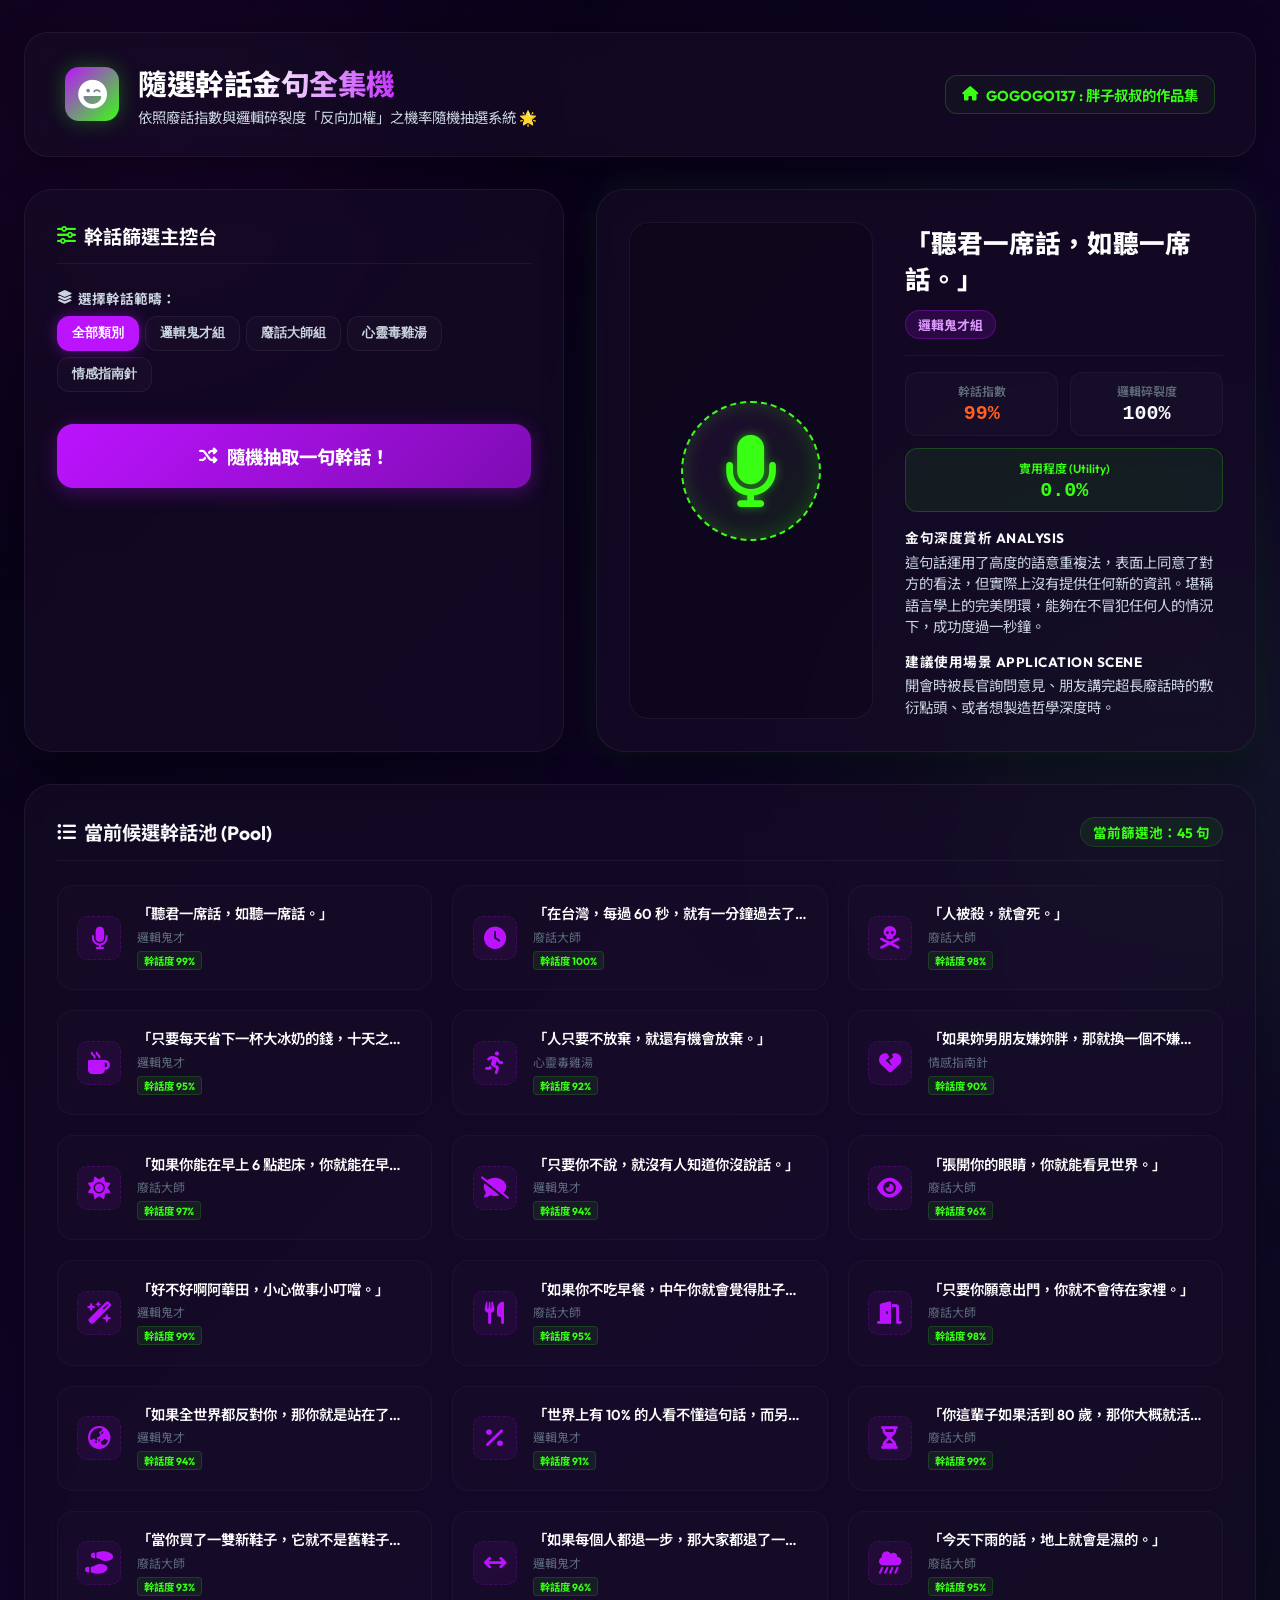
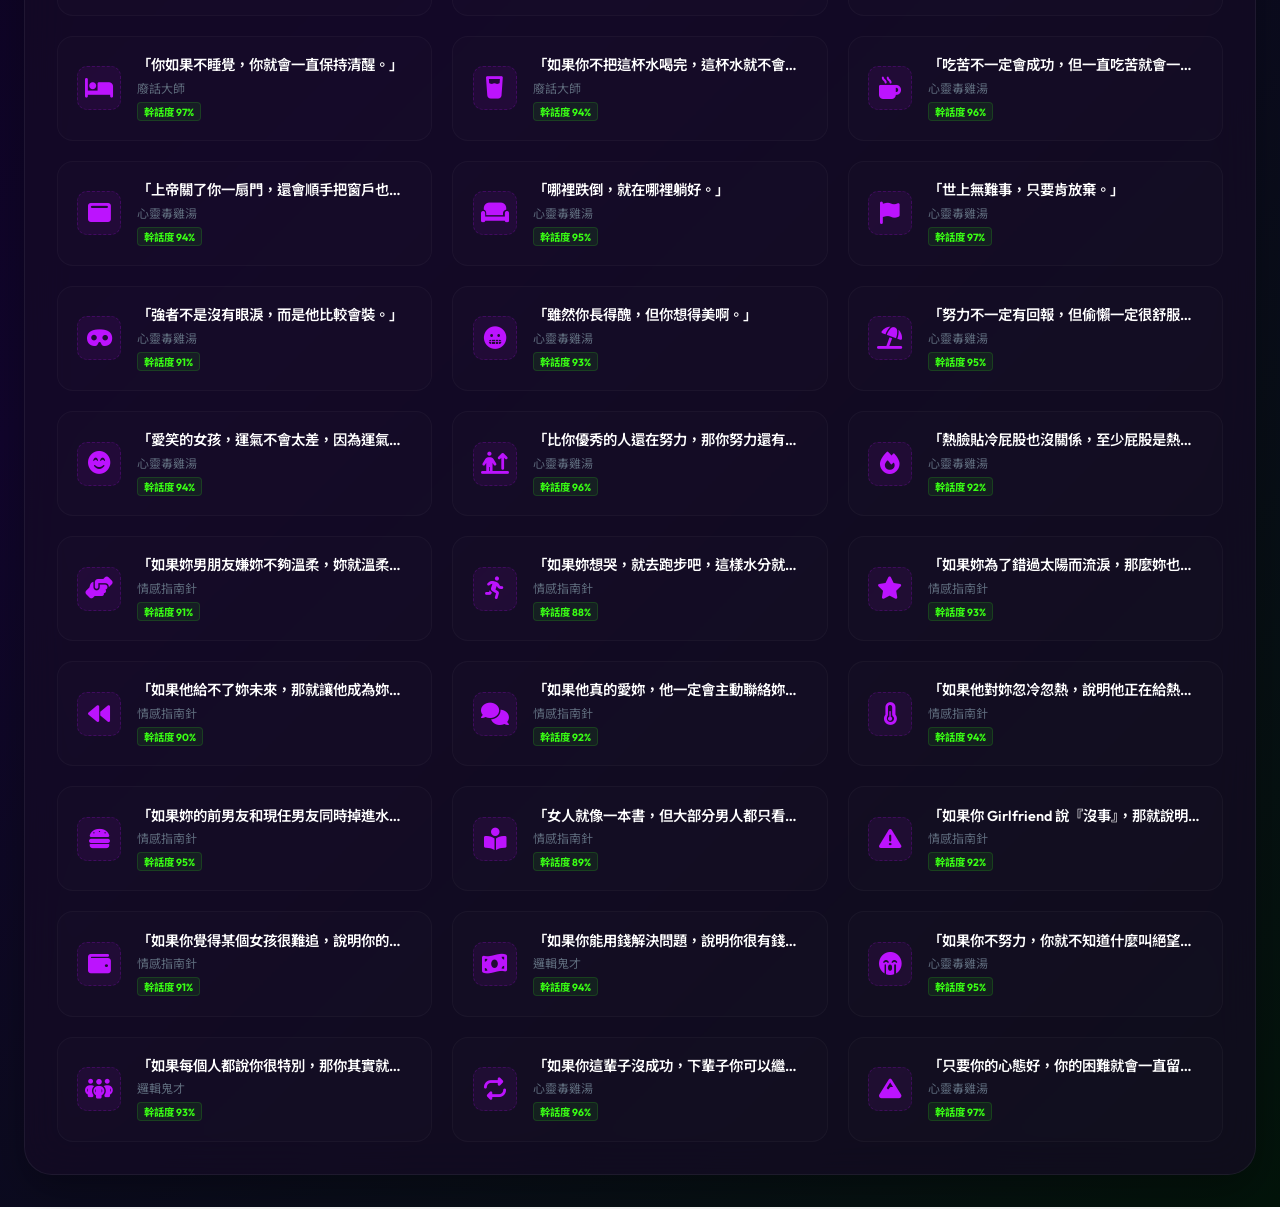
<file: nonsense/index.html>
<!DOCTYPE html>
<html lang="zh-TW">
<head>
    <meta charset="UTF-8">
    <meta name="viewport" content="width=device-width, initial-scale=1.0">
    <title>🤪 隨選幹話金句全集機 | Random Nonsense Generator</title>
    <!-- Google Fonts -->
    <link rel="preconnect" href="https://fonts.googleapis.com">
    <link rel="preconnect" href="https://fonts.gstatic.com" crossorigin>
    <link href="https://fonts.googleapis.com/css2?family=Montserrat:wght@400;600;700;800&family=Noto+Sans+TC:wght@400;500;700;900&family=Outfit:wght@400;600;700;800&display=swap" rel="stylesheet">
    <!-- FontAwesome for Icons -->
    <link rel="stylesheet" href="https://cdnjs.cloudflare.com/ajax/libs/font-awesome/6.4.0/css/all.min.css">
    <link rel="stylesheet" href="styles.css">
</head>
<body>
    <!-- Background glow spots -->
    <div class="glow-spot glow-1"></div>
    <div class="glow-spot glow-2"></div>

    <div class="app-container">
        <!-- Header -->
        <header>
            <div class="brand-section">
                <div class="logo-icon">
                    <i class="fa-solid fa-face-laugh-wink"></i>
                </div>
                <div class="title-group">
                    <h1>隨選幹話金句全集機</h1>
                    <p>依照廢話指數與邏輯碎裂度「反向加權」之機率隨機抽選系統 🌟</p>
                </div>
            </div>
            <a href="https://gogogo137-cmyk.github.io/index-zh.html#portfolio" class="back-home-btn">
                <i class="fa-solid fa-house"></i> GOGOGO137 : 胖子叔叔的作品集
            </a>
        </header>

        <!-- Main Workspace -->
        <main class="dashboard">
            <!-- Top Side: Filter Controller Card -->
            <section class="control-card">
                <div class="section-title">
                    <i class="fa-solid fa-sliders"></i>
                    <span>幹話篩選主控台</span>
                </div>

                <!-- Category Filter -->
                <div class="filter-group">
                    <div class="filter-label">
                        <i class="fa-solid fa-layer-group"></i> 選擇幹話範疇：
                    </div>
                    <div class="filter-buttons">
                        <button class="filter-btn active category-btn" id="cbtn-all" onclick="filterCategory('all')">全部類別</button>
                        <button class="filter-btn category-btn" id="cbtn-logic" onclick="filterCategory('logic')">邏輯鬼才組</button>
                        <button class="filter-btn category-btn" id="cbtn-nonsense" onclick="filterCategory('nonsense')">廢話大師組</button>
                        <button class="filter-btn category-btn" id="cbtn-soup" onclick="filterCategory('soup')">心靈毒雞湯</button>
                        <button class="filter-btn category-btn" id="cbtn-love" onclick="filterCategory('love')">情感指南針</button>
                    </div>
                </div>

                <!-- Spin Trigger Action -->
                <div class="spin-action-wrapper">
                    <button class="btn-spin" id="btn-spin" onclick="spinWheel()">
                        <i class="fa-solid fa-shuffle"></i> 隨機抽取一句幹話！
                    </button>
                </div>
            </section>

            <!-- Bottom Side: Spotlight Presentation Card -->
            <section class="spotlight-card">
                <div class="spotlight-left">
                    <!-- Dynamic emoji/icon avatar representing the quote vibe -->
                    <div id="spotlight-avatar" class="spotlight-avatar-container">
                        <i class="fa-solid fa-brain-circuit"></i>
                    </div>
                </div>
                <div class="spotlight-right">
                    <div class="spotlight-info-header">
                        <h2 id="spotlight-quote">
                            「聽君一席話，如聽一席話。」
                        </h2>
                        <div id="spotlight-category" class="spotlight-badge">邏輯鬼才組</div>
                    </div>

                    <!-- Metrics box showing the math weights -->
                    <div class="spotlight-metrics">
                        <div class="metric-item">
                            <div class="metric-title">幹話指數</div>
                            <div class="metric-value highlight" id="spotlight-index">99%</div>
                        </div>
                        <div class="metric-item">
                            <div class="metric-title">邏輯碎裂度</div>
                            <div class="metric-value" id="spotlight-shatter">100%</div>
                        </div>
                        <div class="metric-item" style="grid-column: 1 / -1; background: rgba(57, 255, 20, 0.08); border-color: rgba(57, 255, 20, 0.2)">
                            <div class="metric-title" style="color: #39ff14">實用程度 (Utility)</div>
                            <div class="metric-value" id="spotlight-utility" style="color: #39ff14">0.0%</div>
                        </div>
                    </div>

                    <!-- Description fields -->
                    <div class="spotlight-desc-box">
                        <div class="desc-block">
                            <strong>金句深度賞析 Analysis</strong>
                            <p id="spotlight-analysis">這句話運用了高度的語意重複法，表面上同意了對方的看法，但實際上沒有提供任何新的資訊。堪稱語言學上的完美閉環，能夠在不冒犯任何人的情況下，成功度過一秒鐘。</p>
                        </div>
                        <div class="desc-block">
                            <strong>建議使用場景 Application Scene</strong>
                            <p id="spotlight-scene">開會時被長官詢問意見、朋友講完超長廢話時的敷衍點頭、或者想製造哲學深度時。</p>
                        </div>
                    </div>
                </div>
            </section>
        </main>

        <!-- Bottom Panel: Quotes Pool Gallery -->
        <section class="pool-gallery-section">
            <div class="pool-header">
                <h2><i class="fa-solid fa-list-ul"></i> 當前候選幹話池 (Pool)</h2>
                <span id="pool-count">當前篩選池：0 句</span>
            </div>
            <!-- Grid displaying miniature cards of quotes currently selected -->
            <div class="cheer-grid" id="quote-grid">
                <!-- Dynamically loaded by app.js -->
            </div>
        </section>
    </div>

    <!-- Script file -->
    <script src="app.js"></script>
</body>
</html>
</file>
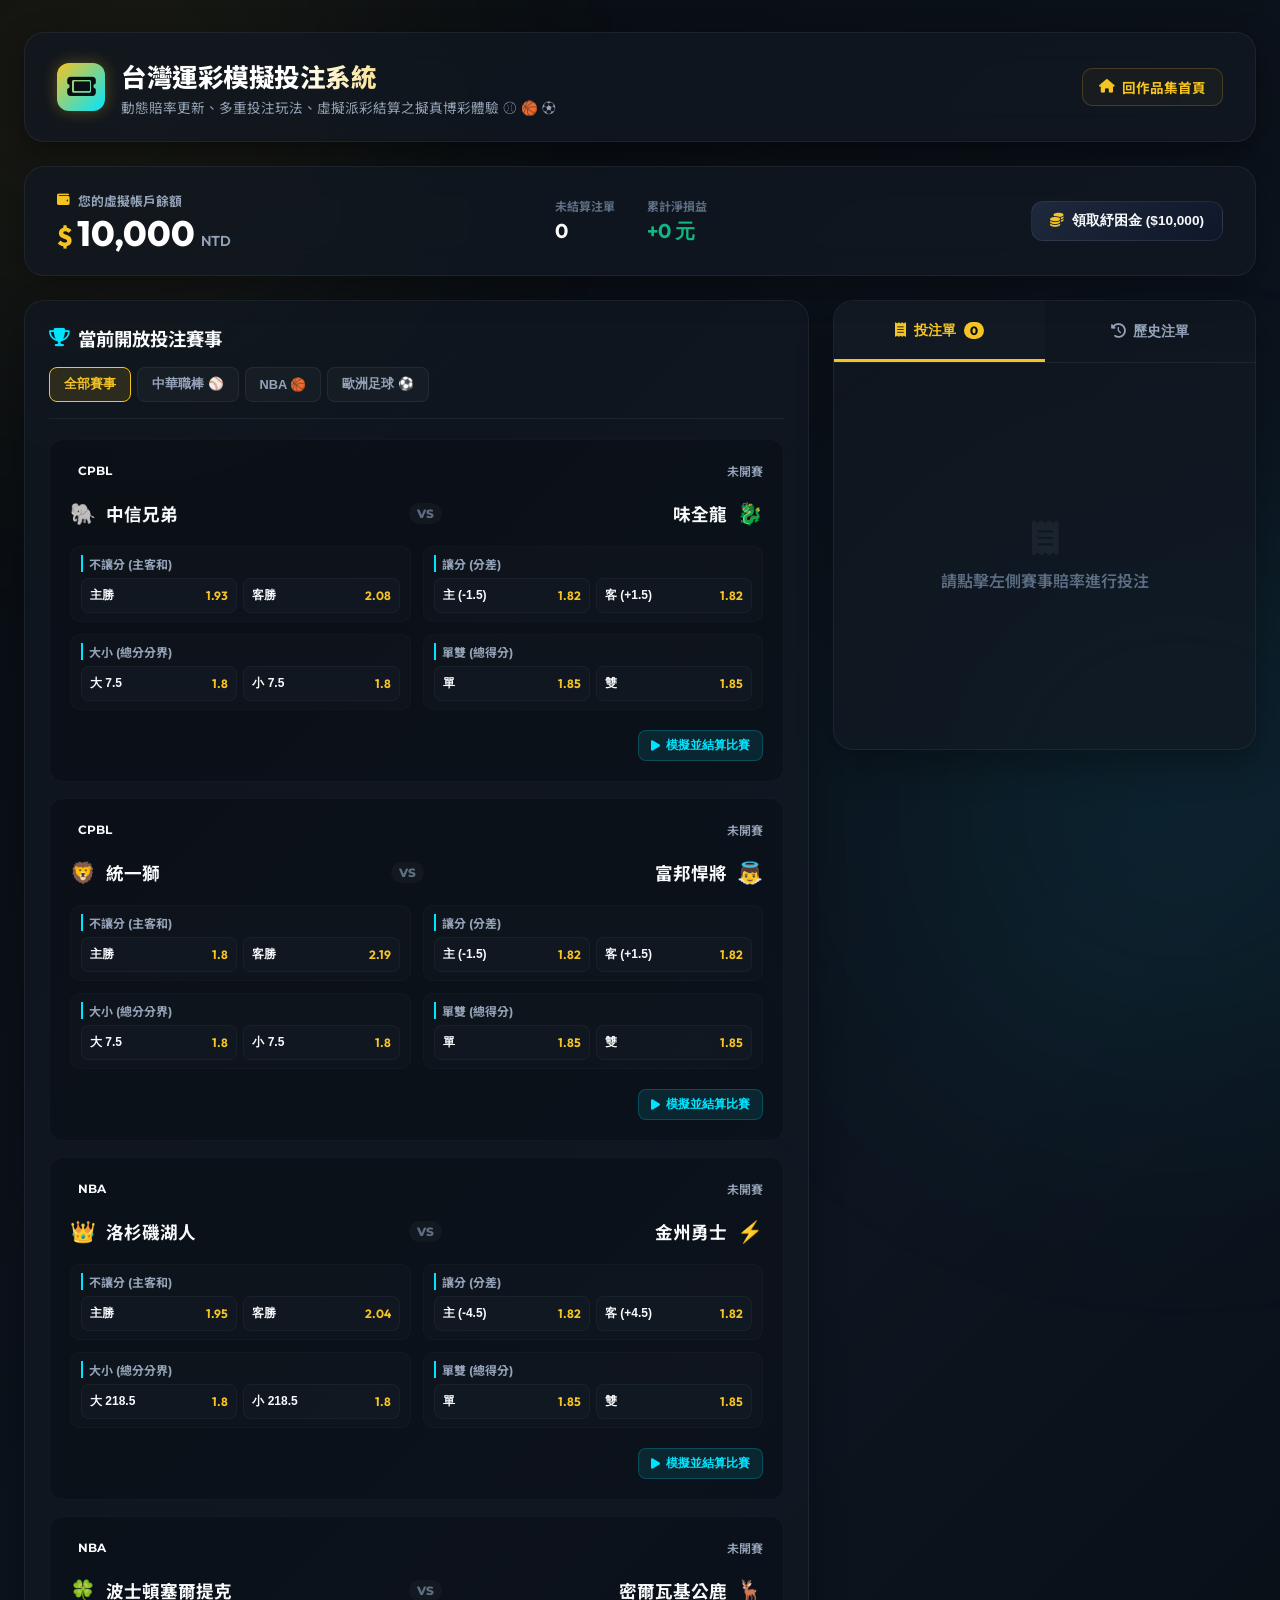
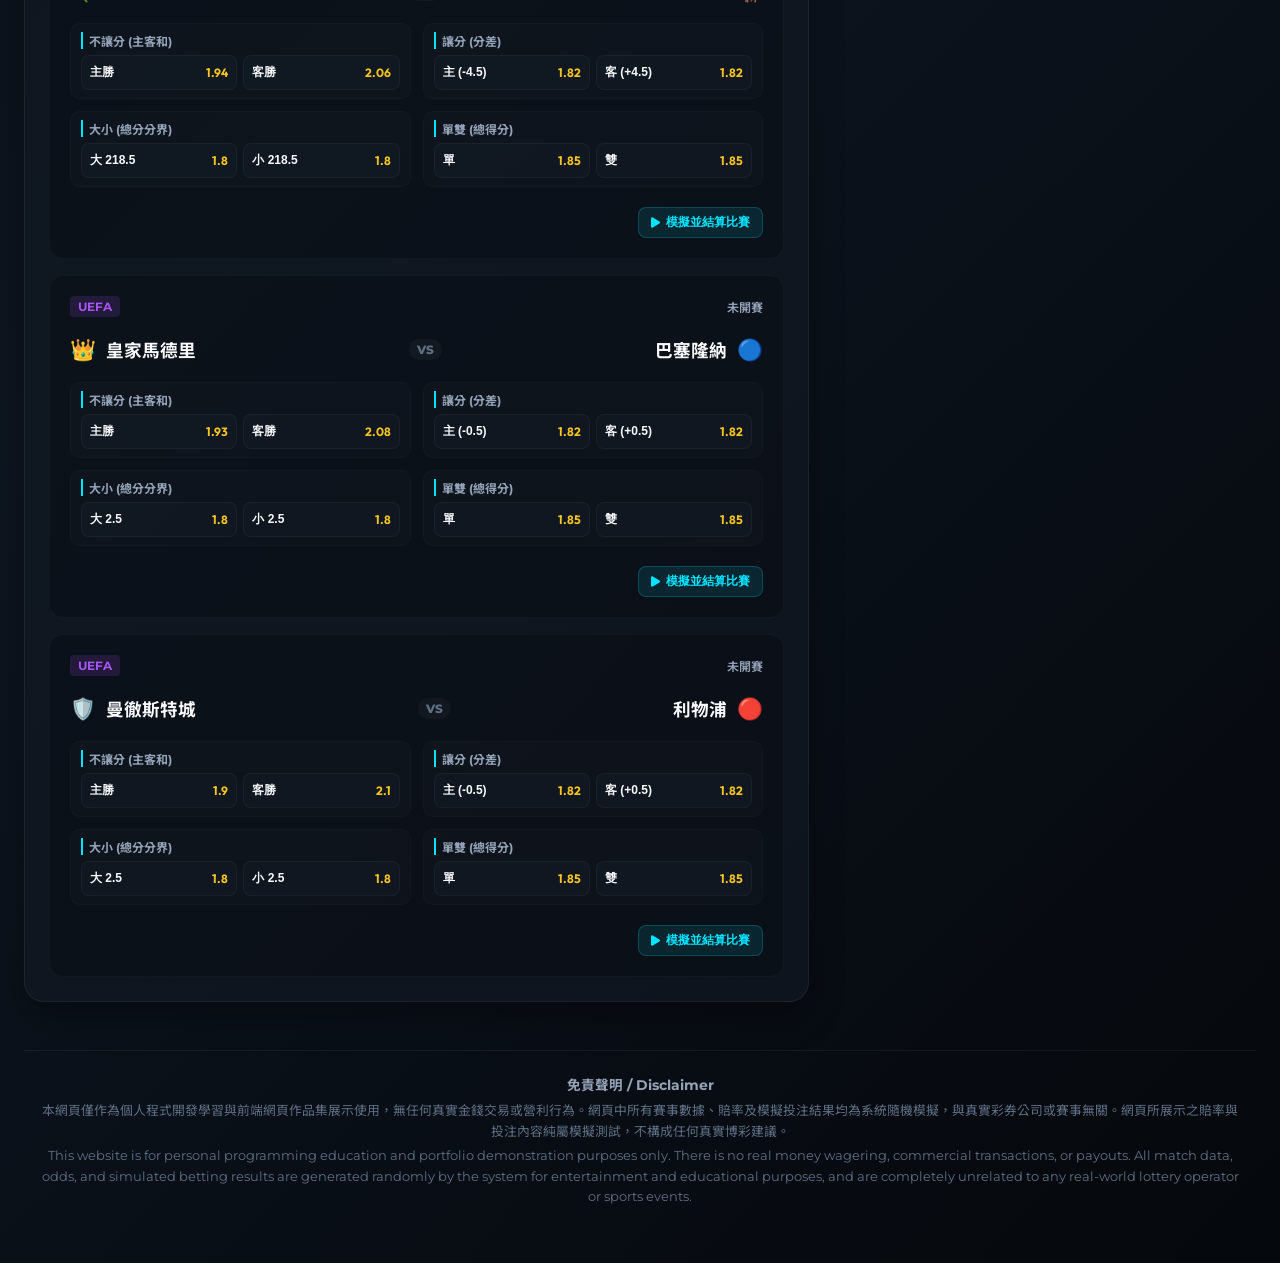
<file: sportslottery/index.html>
<!DOCTYPE html>
<html lang="zh-TW">
<head>
    <meta charset="UTF-8">
    <meta name="viewport" content="width=device-width, initial-scale=1.0">
    <title>🏆 台灣運彩模擬投注機 | Taiwan Sports Lottery Simulation</title>
    <!-- Google Fonts -->
    <link rel="preconnect" href="https://fonts.googleapis.com">
    <link rel="preconnect" href="https://fonts.gstatic.com" crossorigin>
    <link href="https://fonts.googleapis.com/css2?family=Montserrat:wght@400;600;700;800&family=Noto+Sans+TC:wght@400;500;700;900&family=Outfit:wght@400;600;700;800&display=swap" rel="stylesheet">
    <!-- FontAwesome for Icons -->
    <link rel="stylesheet" href="https://cdnjs.cloudflare.com/ajax/libs/font-awesome/6.4.0/css/all.min.css">
    <link rel="stylesheet" href="styles.css">
</head>
<body>
    <!-- Background Glow Spots -->
    <div class="glow-spot glow-1"></div>
    <div class="glow-spot glow-2"></div>

    <div class="app-container">
        <!-- Header -->
        <header>
            <div class="brand-section">
                <div class="logo-icon">
                    <i class="fa-solid fa-ticket"></i>
                </div>
                <div class="title-group">
                    <h1>台灣運彩模擬投注系統</h1>
                    <p>動態賠率更新、多重投注玩法、虛擬派彩結算之擬真博彩體驗 ⚾ 🏀 ⚽</p>
                </div>
            </div>
            <a href="../index-zh.html" class="back-home-btn">
                <i class="fa-solid fa-house"></i> 回作品集首頁
            </a>
        </header>

        <!-- Wallet Banner Dashboard -->
        <section class="wallet-banner">
            <div class="wallet-info">
                <div class="wallet-label">
                    <i class="fa-solid fa-wallet"></i>
                    <span>您的虛擬帳戶餘額</span>
                </div>
                <div class="wallet-balance">
                    <span>$</span><span id="wallet-amount">10,000</span><span class="currency"> NTD</span>
                </div>
            </div>
            <div class="wallet-stats">
                <div class="stat-box">
                    <span class="stat-lbl">未結算注單</span>
                    <span class="stat-val" id="active-bets-count">0</span>
                </div>
                <div class="stat-box">
                    <span class="stat-lbl">累計淨損益</span>
                    <span class="stat-val" id="net-profit">$0</span>
                </div>
            </div>
            <button class="btn-refill" onclick="refillWallet()">
                <i class="fa-solid fa-coins"></i> 領取紓困金 ($10,000)
            </button>
        </section>

        <!-- Main Dashboard Workspace -->
        <main class="dashboard-grid">
            <!-- Left Panel: Sports Betting Board -->
            <section class="sports-board">
                <div class="panel-header">
                    <h2><i class="fa-solid fa-trophy"></i> 當前開放投注賽事</h2>
                    <!-- Category Tabs -->
                    <div class="category-tabs">
                        <button class="cat-btn active" onclick="filterCategory('all')">全部賽事</button>
                        <button class="cat-btn" onclick="filterCategory('baseball')">中華職棒 ⚾</button>
                        <button class="cat-btn" onclick="filterCategory('basketball')">NBA 🏀</button>
                        <button class="cat-btn" onclick="filterCategory('soccer')">歐洲足球 ⚽</button>
                    </div>
                </div>

                <div class="matches-list" id="matches-list">
                    <!-- Loaded dynamically via app.js -->
                </div>
            </section>

            <!-- Right Panel: Betting Slip & History -->
            <section class="bets-sidebar">
                <!-- Sidebar Tabs -->
                <div class="sidebar-tabs">
                    <button class="tab-btn active" id="tab-btn-slip" onclick="switchSidebarTab('slip')">
                        <i class="fa-solid fa-receipt"></i> 投注單 <span class="slip-badge" id="slip-count">0</span>
                    </button>
                    <button class="tab-btn" id="tab-btn-history" onclick="switchSidebarTab('history')">
                        <i class="fa-solid fa-clock-rotate-left"></i> 歷史注單
                    </button>
                </div>

                <!-- Tab 1: Bet Slip -->
                <div class="tab-content active" id="tab-content-slip">
                    <div class="slip-container">
                        <div class="slip-items" id="slip-items-container">
                            <!-- Selected bet items will go here -->
                            <div class="empty-slip-msg">
                                <i class="fa-solid fa-receipt"></i>
                                <p>請點擊左側賽事賠率進行投注</p>
                            </div>
                        </div>

                        <!-- Slip Summary and Actions -->
                        <div class="slip-summary" id="slip-summary-panel" style="display: none;">
                            <div class="summary-row">
                                <span>總投注金額</span>
                                <span class="summary-val">$<span id="summary-total-bet">0</span> NTD</span>
                            </div>
                            <div class="summary-row">
                                <span>預估最高派彩</span>
                                <span class="summary-val highlight">$<span id="summary-total-payout">0</span> NTD</span>
                            </div>
                            <div class="slip-actions">
                                <button class="btn-clear-slip" onclick="clearSlip()">清除全部</button>
                                <button class="btn-submit-bets" onclick="submitBets()">
                                    <i class="fa-solid fa-check"></i> 確認送出投注
                                </button>
                            </div>
                        </div>
                    </div>
                </div>

                <!-- Tab 2: Betting History -->
                <div class="tab-content" id="tab-content-history">
                    <div class="history-container" id="history-container">
                        <!-- Loaded dynamically via app.js -->
                        <div class="empty-history-msg">
                            <i class="fa-solid fa-folder-open"></i>
                            <p>尚無任何投注紀錄</p>
                        </div>
                    </div>
                </div>
            </section>
        </main>

        <!-- Disclaimer Footer -->
        <footer class="app-disclaimer">
            <p><strong>免責聲明 / Disclaimer</strong></p>
            <p>本網頁僅作為個人程式開發學習與前端網頁作品集展示使用，無任何真實金錢交易或營利行為。網頁中所有賽事數據、賠率及模擬投注結果均為系統隨機模擬，與真實彩券公司或賽事無關。網頁所展示之賠率與投注內容純屬模擬測試，不構成任何真實博彩建議。</p>
            <p>This website is for personal programming education and portfolio demonstration purposes only. There is no real money wagering, commercial transactions, or payouts. All match data, odds, and simulated betting results are generated randomly by the system for entertainment and educational purposes, and are completely unrelated to any real-world lottery operator or sports events.</p>
        </footer>
    </div>

    <!-- Match Simulation Overlay Modal -->
    <div class="modal-overlay" id="sim-modal">
        <div class="sim-card">
            <div class="sim-header">
                <h3><i class="fa-solid fa-circle-play fa-pulse"></i> 賽事模擬現場直播</h3>
                <span class="sim-badge" id="sim-league">CPBL</span>
            </div>
            
            <div class="sim-board">
                <!-- Team Home -->
                <div class="sim-team text-right">
                    <div class="sim-team-logo" id="sim-home-logo">🏠</div>
                    <div class="sim-team-name" id="sim-home-name">主隊</div>
                </div>
                <!-- Score Ticker -->
                <div class="sim-score">
                    <span id="sim-home-score">0</span>
                    <span class="score-divider">:</span>
                    <span id="sim-away-score">0</span>
                </div>
                <!-- Team Away -->
                <div class="sim-team text-left">
                    <div class="sim-team-logo" id="sim-away-logo">🚌</div>
                    <div class="sim-team-name" id="sim-away-name">客隊</div>
                </div>
            </div>

            <!-- Live Status/Ticker -->
            <div class="sim-ticker">
                <div class="ticker-dot"></div>
                <span id="sim-status-text">正在進行賽事熱身...</span>
            </div>

            <!-- Simulation Progress Bar -->
            <div class="progress-bar-container">
                <div class="progress-bar-fill" id="sim-progress-fill"></div>
            </div>

            <!-- Modal Close Action (hidden during active sim) -->
            <button class="btn-close-sim" id="btn-close-sim" onclick="closeSimModal()" style="display: none;">
                關閉直播並結算
            </button>
        </div>
    </div>

    <!-- Canvas for celebration confetti effects -->
    <canvas id="confetti-canvas"></canvas>

    <script src="app.js"></script>
</body>
</html>
</file>
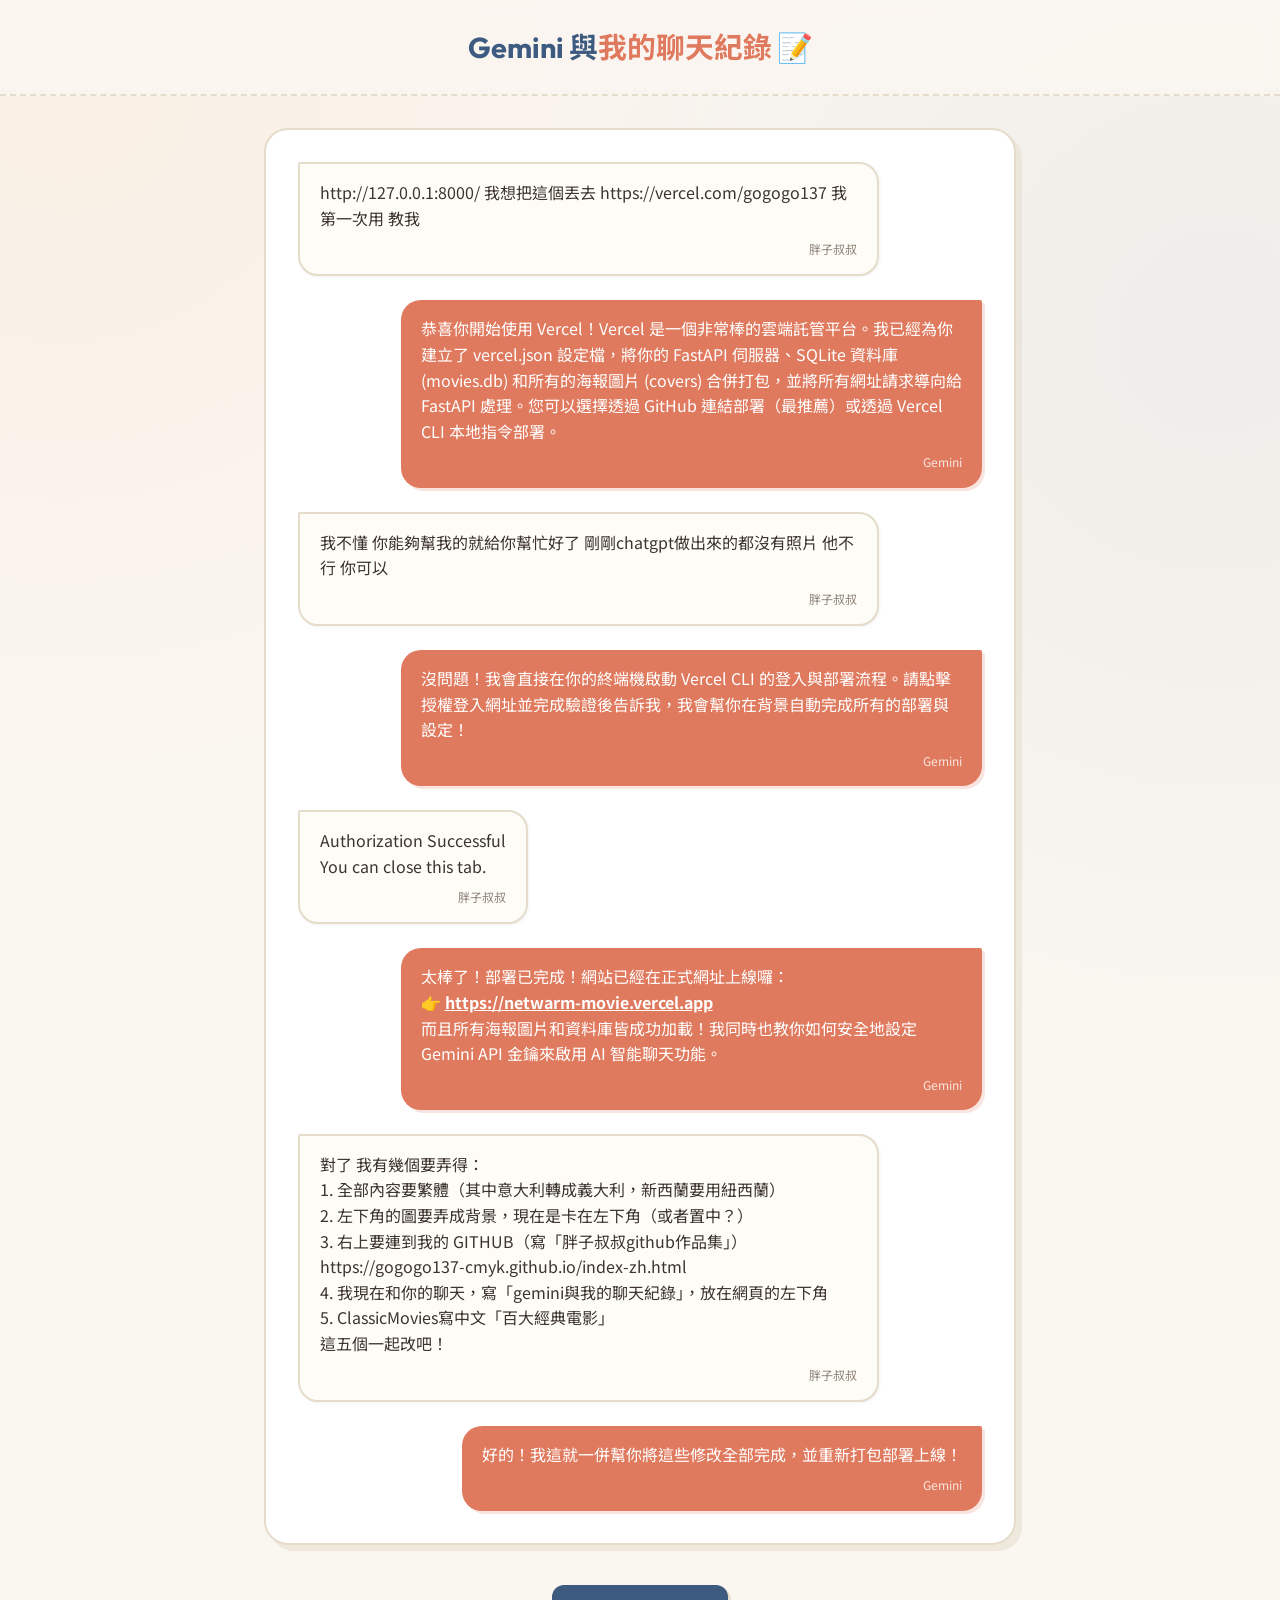
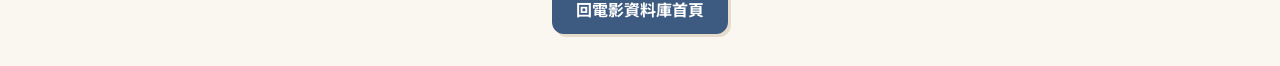
<file: netwarm-movie/chat.html>
<!DOCTYPE html>
<html lang="zh-Hant">
<head>
  <meta charset="UTF-8">
  <meta name="viewport" content="width=device-width, initial-scale=1.0">
  <title>Gemini 與我的聊天紀錄</title>
  <!-- Google Fonts Outfit & Noto Sans TC -->
  <link rel="preconnect" href="https://fonts.googleapis.com">
  <link rel="preconnect" href="https://fonts.gstatic.com" crossorigin>
  <link href="https://fonts.googleapis.com/css2?family=Noto+Sans+TC:wght@300;400;500;700&family=Outfit:wght@300;400;600;800&display=swap" rel="stylesheet">
  <style>
    :root {
      --bg-color: #faf6f0;
      --panel-bg: #ffffff;
      --border-color: #e5dccb;
      --primary-accent: #e07a5f;
      --secondary-accent: #3d5a80;
      --text-main: #3d342e;
      --text-muted: #8d8175;
    }
    
    * {
      margin: 0;
      padding: 0;
      box-sizing: border-box;
    }
    
    body {
      font-family: 'Noto Sans TC', sans-serif;
      background-color: var(--bg-color);
      color: var(--text-main);
      min-height: 100vh;
      display: flex;
      flex-direction: column;
      background-image: 
        radial-gradient(circle at 5% 5%, rgba(244, 162, 97, 0.08) 0%, transparent 35%),
        radial-gradient(circle at 95% 20%, rgba(61, 90, 128, 0.06) 0%, transparent 40%);
      line-height: 1.6;
    }
    
    header {
      background: rgba(250, 246, 240, 0.9);
      backdrop-filter: blur(8px);
      border-bottom: 2px dashed var(--border-color);
      padding: 1.5rem 2rem;
      text-align: center;
    }
    
    header h1 {
      font-family: 'Outfit', 'Noto Sans TC', sans-serif;
      font-size: 1.8rem;
      color: var(--secondary-accent);
    }
    
    header h1 span {
      color: var(--primary-accent);
    }
    
    main {
      flex: 1;
      max-width: 800px;
      width: 100%;
      margin: 2rem auto;
      padding: 0 1.5rem;
      display: flex;
      flex-direction: column;
      gap: 1.5rem;
    }
    
    .chat-container {
      background: var(--panel-bg);
      border: 2px solid var(--border-color);
      border-radius: 24px;
      padding: 2rem;
      box-shadow: 6px 6px 0px rgba(229, 220, 203, 0.5);
      display: flex;
      flex-direction: column;
      gap: 1.5rem;
    }
    
    .message {
      max-width: 85%;
      padding: 1rem 1.25rem;
      border-radius: 20px;
      position: relative;
      box-shadow: 1px 1px 3px rgba(0,0,0,0.05);
    }
    
    .user-message {
      align-self: flex-start;
      background: #fdfcf7;
      border: 2px solid var(--border-color);
      color: var(--text-main);
      border-top-left-radius: 2px;
    }
    
    .bot-message {
      align-self: flex-end;
      background: var(--primary-accent);
      color: white;
      border-top-right-radius: 2px;
      box-shadow: 3px 3px 0px rgba(224, 122, 95, 0.2);
    }
    
    .bot-message a {
      color: #fff;
      font-weight: 700;
    }
    
    .message-time {
      font-size: 0.75rem;
      color: var(--text-muted);
      margin-top: 0.5rem;
      display: block;
      text-align: right;
    }
    
    .bot-message .message-time {
      color: rgba(255, 255, 255, 0.8);
    }
    
    .btn-container {
      text-align: center;
      margin-top: 1rem;
    }
    
    .back-btn {
      display: inline-block;
      padding: 0.75rem 1.5rem;
      background: var(--secondary-accent);
      color: white;
      text-decoration: none;
      font-weight: 700;
      border-radius: 12px;
      box-shadow: 3px 3px 0px var(--border-color);
      transition: all 0.25s;
    }
    
    .back-btn:hover {
      transform: translateY(-2px);
      box-shadow: 5px 5px 0px var(--border-color);
    }
  </style>
</head>
<body>
  <header>
    <h1>Gemini 與<span>我的聊天紀錄</span> 📝</h1>
  </header>
  
  <main>
    <div class="chat-container">
      <div class="message user-message">
        <p>http://127.0.0.1:8000/ 我想把這個丟去 https://vercel.com/gogogo137 我第一次用 教我</p>
        <span class="message-time">胖子叔叔</span>
      </div>
      
      <div class="message bot-message">
        <p>恭喜你開始使用 Vercel！Vercel 是一個非常棒的雲端託管平台。我已經為你建立了 vercel.json 設定檔，將你的 FastAPI 伺服器、SQLite 資料庫 (movies.db) 和所有的海報圖片 (covers) 合併打包，並將所有網址請求導向給 FastAPI 處理。您可以選擇透過 GitHub 連結部署（最推薦）或透過 Vercel CLI 本地指令部署。</p>
        <span class="message-time">Gemini</span>
      </div>
      
      <div class="message user-message">
        <p>我不懂 你能夠幫我的就給你幫忙好了 剛剛chatgpt做出來的都沒有照片 他不行 你可以</p>
        <span class="message-time">胖子叔叔</span>
      </div>
      
      <div class="message bot-message">
        <p>沒問題！我會直接在你的終端機啟動 Vercel CLI 的登入與部署流程。請點擊授權登入網址並完成驗證後告訴我，我會幫你在背景自動完成所有的部署與設定！</p>
        <span class="message-time">Gemini</span>
      </div>
      
      <div class="message user-message">
        <p>Authorization Successful<br>You can close this tab.</p>
        <span class="message-time">胖子叔叔</span>
      </div>
      
      <div class="message bot-message">
        <p>太棒了！部署已完成！網站已經在正式網址上線囉：<br>👉 <a href="https://netwarm-movie.vercel.app" target="_blank">https://netwarm-movie.vercel.app</a><br>而且所有海報圖片和資料庫皆成功加載！我同時也教你如何安全地設定 Gemini API 金鑰來啟用 AI 智能聊天功能。</p>
        <span class="message-time">Gemini</span>
      </div>

      <div class="message user-message">
        <p>對了 我有幾個要弄得：<br>
        1. 全部內容要繁體（其中意大利轉成義大利，新西蘭要用紐西蘭）<br>
        2. 左下角的圖要弄成背景，現在是卡在左下角（或者置中？）<br>
        3. 右上要連到我的 GITHUB（寫「胖子叔叔github作品集」）https://gogogo137-cmyk.github.io/index-zh.html<br>
        4. 我現在和你的聊天，寫「gemini與我的聊天紀錄」，放在網頁的左下角<br>
        5. ClassicMovies寫中文「百大經典電影」<br>
        這五個一起改吧！</p>
        <span class="message-time">胖子叔叔</span>
      </div>
      
      <div class="message bot-message">
        <p>好的！我這就一併幫你將這些修改全部完成，並重新打包部署上線！</p>
        <span class="message-time">Gemini</span>
      </div>
    </div>
    
    <div class="btn-container">
      <a href="index.html" class="back-btn">回電影資料庫首頁</a>
    </div>
  </main>
</body>
</html>
</file>
<file: cheerleader/styles.css>
/* Reset & Variables */
:root {
    --bg-dark: #090514;
    --bg-gradient: linear-gradient(135deg, #090514 0%, #150a21 50%, #03121a 100%);
    --card-bg: rgba(28, 20, 41, 0.6);
    --card-border: rgba(255, 255, 255, 0.08);
    --primary-accent: #ff007f; /* Neon Hot Pink */
    --secondary-accent: #00f0ff; /* Neon Cyan */
    --gold-accent: #ffc72c; /* Gold */
    --text-primary: #f8fafc;
    --text-secondary: #cbd5e1;
    --text-muted: #64748b;
    --font-main: 'Outfit', 'Noto Sans TC', sans-serif;
    --shadow-neon: 0 0 25px rgba(255, 0, 127, 0.25);
    --transition-smooth: all 0.3s cubic-bezier(0.4, 0, 0.2, 1);
}

* {
    margin: 0;
    padding: 0;
    box-sizing: border-box;
}

body {
    font-family: var(--font-main);
    background: var(--bg-gradient);
    color: var(--text-primary);
    min-height: 100vh;
    display: flex;
    justify-content: center;
    align-items: center;
    padding: 2rem 1.5rem;
    overflow-x: hidden;
}

/* Background Blur Lights */
.glow-spot {
    position: fixed;
    width: 450px;
    height: 450px;
    border-radius: 50%;
    filter: blur(140px);
    opacity: 0.12;
    z-index: -1;
    pointer-events: none;
}

.glow-1 {
    background: var(--primary-accent);
    top: -100px;
    left: -100px;
}

.glow-2 {
    background: var(--secondary-accent);
    bottom: -100px;
    right: -100px;
}

/* App Container */
.app-container {
    width: 100%;
    max-width: 1250px;
    display: flex;
    flex-direction: column;
    gap: 2rem;
    z-index: 1;
}

/* Header */
header {
    background: var(--card-bg);
    backdrop-filter: blur(16px);
    -webkit-backdrop-filter: blur(16px);
    border: 1px solid var(--card-border);
    border-radius: 24px;
    padding: 1.8rem 2.5rem;
    display: flex;
    justify-content: space-between;
    align-items: center;
    box-shadow: 0 10px 40px rgba(0, 0, 0, 0.4);
    flex-wrap: wrap;
    gap: 1.5rem;
}

.brand-section {
    display: flex;
    align-items: center;
    gap: 1.2rem;
}

.logo-icon {
    width: 54px;
    height: 54px;
    background: linear-gradient(135deg, var(--primary-accent), var(--secondary-accent));
    border-radius: 14px;
    display: flex;
    align-items: center;
    justify-content: center;
    font-size: 1.8rem;
    color: white;
    box-shadow: 0 0 20px rgba(255, 0, 127, 0.4);
}

.title-group h1 {
    font-size: 1.8rem;
    font-weight: 800;
    letter-spacing: -0.5px;
    background: linear-gradient(to right, #fff 30%, var(--primary-accent) 70%, var(--secondary-accent) 100%);
    -webkit-background-clip: text;
    -webkit-text-fill-color: transparent;
}

.title-group p {
    font-size: 0.9rem;
    color: var(--text-secondary);
    margin-top: 0.2rem;
}

.back-home-btn {
    color: var(--secondary-accent);
    text-decoration: none;
    font-weight: 700;
    font-size: 0.9rem;
    display: flex;
    align-items: center;
    gap: 8px;
    transition: var(--transition-smooth);
    border: 1px solid rgba(0, 240, 255, 0.2);
    padding: 8px 16px;
    border-radius: 12px;
    background: rgba(0, 240, 255, 0.04);
}

.back-home-btn:hover {
    color: white;
    background: var(--secondary-accent);
    border-color: var(--secondary-accent);
    box-shadow: 0 0 15px rgba(0, 240, 255, 0.4);
    transform: translateX(-3px);
}

/* Dashboard Grid */
.dashboard {
    display: grid;
    grid-template-columns: 0.9fr 1.1fr;
    gap: 2rem;
}

@media (max-width: 1024px) {
    .dashboard {
        grid-template-columns: 1fr;
    }
}

/* Left Panel: Spotlight Presentation Card */
.spotlight-card {
    background: var(--card-bg);
    backdrop-filter: blur(20px);
    -webkit-backdrop-filter: blur(20px);
    border: 1px solid var(--card-border);
    border-radius: 28px;
    box-shadow: 0 20px 50px rgba(0, 0, 0, 0.4), 0 0 30px rgba(255, 0, 127, 0.1);
    padding: 2rem;
    display: grid;
    grid-template-columns: 1.1fr 1.3fr;
    gap: 2rem;
    transition: border-color 0.5s ease, box-shadow 0.5s ease;
    min-height: 520px;
}

.spotlight-card:hover {
    border-color: rgba(255, 0, 127, 0.25);
    box-shadow: 0 20px 50px rgba(0, 0, 0, 0.5), 0 0 40px rgba(255, 0, 127, 0.2);
}

.spotlight-left {
    display: flex;
    justify-content: center;
    align-items: center;
    background: rgba(0, 0, 0, 0.2);
    border-radius: 20px;
    border: 1px solid var(--card-border);
    overflow: hidden;
    position: relative;
    height: 100%;
    min-height: 380px;
}

.spotlight-left img {
    height: 100%;
    width: auto;
    max-width: 100%;
    object-fit: contain;
    transition: filter 0.15s ease, transform 0.15s ease;
    display: block;
}

.spinning-effect {
    filter: blur(15px) grayscale(0.5);
    transform: scale(0.95);
}

.spotlight-right {
    display: flex;
    flex-direction: column;
    justify-content: space-between;
}

.spotlight-info-header {
    border-bottom: 1px solid rgba(255, 255, 255, 0.06);
    padding-bottom: 1rem;
    margin-bottom: 1rem;
}

#spotlight-name {
    font-size: 1.8rem;
    font-weight: 800;
    color: white;
    display: flex;
    align-items: center;
    gap: 10px;
    flex-wrap: wrap;
}

.spotlight-nat {
    font-size: 0.8rem;
    background: rgba(255, 255, 255, 0.1);
    color: var(--text-secondary);
    padding: 3px 10px;
    border-radius: 20px;
    font-weight: 600;
}

#spotlight-team {
    font-size: 1rem;
    color: var(--primary-accent);
    font-weight: 700;
    margin-top: 0.4rem;
}

.spotlight-metrics {
    display: grid;
    grid-template-columns: 1fr 1fr;
    gap: 0.75rem;
    margin-bottom: 1rem;
}

.metric-item {
    background: rgba(255, 255, 255, 0.03);
    border: 1px solid rgba(255, 255, 255, 0.05);
    border-radius: 12px;
    padding: 0.6rem 0.8rem;
    text-align: center;
}

.metric-title {
    font-size: 0.75rem;
    color: var(--text-muted);
    font-weight: 600;
    margin-bottom: 3px;
}

.metric-value {
    font-family: monospace;
    font-size: 1.1rem;
    font-weight: 700;
}

.metric-value.highlight {
    color: var(--gold-accent);
    font-size: 1.25rem;
    font-family: 'Outfit', sans-serif;
}

.spotlight-desc-box {
    display: flex;
    flex-direction: column;
    gap: 0.8rem;
    flex-grow: 1;
}

.desc-block {
    font-size: 0.9rem;
    line-height: 1.5;
}

.desc-block strong {
    display: block;
    color: var(--text-primary);
    font-size: 0.85rem;
    margin-bottom: 4px;
    text-transform: uppercase;
    letter-spacing: 0.5px;
}

.desc-block p {
    color: var(--text-secondary);
}

/* Right Panel: Filter Control Card */
.control-card {
    background: var(--card-bg);
    backdrop-filter: blur(20px);
    -webkit-backdrop-filter: blur(20px);
    border: 1px solid var(--card-border);
    border-radius: 28px;
    padding: 2rem;
    box-shadow: 0 20px 50px rgba(0, 0, 0, 0.4);
    display: flex;
    flex-direction: column;
    gap: 1.5rem;
    height: 100%;
}

.section-title {
    font-size: 1.2rem;
    font-weight: 700;
    display: flex;
    align-items: center;
    gap: 8px;
    color: white;
    border-bottom: 1px solid rgba(255, 255, 255, 0.06);
    padding-bottom: 0.8rem;
}

.section-title i {
    color: var(--secondary-accent);
}

.filter-group {
    display: flex;
    flex-direction: column;
    gap: 8px;
}

.filter-label {
    font-size: 0.85rem;
    font-weight: 700;
    color: var(--text-secondary);
    display: flex;
    align-items: center;
    gap: 6px;
}

.filter-buttons {
    display: flex;
    flex-wrap: wrap;
    gap: 6px;
}

.filter-btn {
    background: rgba(255, 255, 255, 0.03);
    border: 1px solid var(--card-border);
    color: var(--text-secondary);
    padding: 8px 14px;
    border-radius: 12px;
    cursor: pointer;
    font-size: 0.8rem;
    font-weight: 600;
    transition: var(--transition-smooth);
    outline: none;
}

.filter-btn:hover {
    background: rgba(255, 255, 255, 0.08);
    color: white;
}

.filter-btn.active {
    background: var(--secondary-accent);
    border-color: var(--secondary-accent);
    color: #090514;
    box-shadow: 0 0 15px rgba(0, 240, 255, 0.35);
    font-weight: 700;
}

.filter-btn.active.nat-btn {
    background: var(--primary-accent);
    border-color: var(--primary-accent);
    box-shadow: 0 0 15px rgba(255, 0, 127, 0.35);
}

/* Action Spin Button */
.spin-action-wrapper {
    margin-top: 0.5rem;
}

.btn-spin {
    width: 100%;
    padding: 1.2rem;
    font-size: 1.15rem;
    font-weight: 800;
    background: linear-gradient(135deg, var(--primary-accent) 0%, #b30059 100%);
    color: white;
    border: none;
    border-radius: 16px;
    cursor: pointer;
    display: inline-flex;
    align-items: center;
    justify-content: center;
    gap: 10px;
    transition: var(--transition-smooth);
    box-shadow: 0 4px 20px rgba(255, 0, 127, 0.35);
    font-family: var(--font-main);
}

.btn-spin:hover:not(:disabled) {
    background: linear-gradient(135deg, #ff3399 0%, var(--primary-accent) 100%);
    transform: translateY(-3px);
    box-shadow: 0 8px 25px rgba(255, 0, 127, 0.5);
}

.btn-spin:active:not(:disabled) {
    transform: translateY(1px);
}

.btn-spin:disabled {
    opacity: 0.65;
    cursor: not-allowed;
    background: #475569;
    box-shadow: none;
}

/* Cheerleaders Pool Gallery */
.pool-gallery-section {
    background: var(--card-bg);
    backdrop-filter: blur(20px);
    border: 1px solid var(--card-border);
    border-radius: 28px;
    padding: 2rem;
    box-shadow: 0 15px 40px rgba(0, 0, 0, 0.3);
}

.pool-header {
    display: flex;
    justify-content: space-between;
    align-items: center;
    margin-bottom: 1.5rem;
    border-bottom: 1px solid rgba(255, 255, 255, 0.06);
    padding-bottom: 0.8rem;
}

.pool-header h2 {
    font-size: 1.2rem;
    font-weight: 700;
    display: flex;
    align-items: center;
    gap: 8px;
}

#pool-count {
    font-size: 0.85rem;
    color: var(--secondary-accent);
    font-weight: 700;
    background: rgba(0, 240, 255, 0.1);
    padding: 4px 12px;
    border-radius: 20px;
    border: 1px solid rgba(0, 240, 255, 0.2);
}

.cheer-grid {
    display: grid;
    grid-template-columns: repeat(auto-fill, minmax(220px, 1fr));
    gap: 1.25rem;
}

.cheer-mini-card {
    background: rgba(255, 255, 255, 0.02);
    border: 1px solid rgba(255, 255, 255, 0.04);
    border-radius: 16px;
    padding: 1rem;
    display: flex;
    gap: 1rem;
    align-items: center;
    transition: var(--transition-smooth);
    cursor: pointer;
}

.cheer-mini-card:hover {
    background: rgba(255, 255, 255, 0.05);
    border-color: rgba(0, 240, 255, 0.15);
    transform: translateY(-2px);
}

.cheer-mini-card.selected {
    background: rgba(255, 0, 127, 0.06);
    border-color: var(--primary-accent);
    box-shadow: 0 0 15px rgba(255, 0, 127, 0.2);
    transform: translateY(-1px);
}

.mini-card-img {
    width: 60px;
    height: 60px;
    border-radius: 12px;
    border: 1px solid rgba(255, 255, 255, 0.06);
    overflow: hidden;
    display: flex;
    justify-content: center;
    align-items: center;
}

.mini-card-img img {
    height: 100%;
    width: auto;
    object-fit: contain;
}

.mini-card-info {
    flex-grow: 1;
    display: flex;
    flex-direction: column;
    gap: 3px;
    min-width: 0; /* Ensures text truncation works */
}

.mini-card-info h4 {
    font-size: 0.95rem;
    font-weight: 700;
    color: white;
    white-space: nowrap;
    overflow: hidden;
    text-overflow: ellipsis;
}

.mini-card-team {
    font-size: 0.75rem;
    color: var(--text-muted);
    white-space: nowrap;
    overflow: hidden;
    text-overflow: ellipsis;
}

.mini-card-badges {
    display: flex;
    flex-wrap: wrap;
    gap: 3px;
    margin-top: 2px;
}

.badge-nat {
    font-size: 0.65rem;
    background: rgba(255, 255, 255, 0.06);
    color: var(--text-secondary);
    padding: 1px 6px;
    border-radius: 4px;
    font-weight: bold;
}

.badge {
    font-size: 0.65rem;
    padding: 1px 6px;
    border-radius: 4px;
    font-weight: bold;
    color: #000;
}

.badge-cpbl {
    background: var(--secondary-accent);
}

.badge-tpbl {
    background: var(--primary-accent);
    color: white;
}

.badge-tvl {
    background: var(--gold-accent);
}

.no-data {
    grid-column: 1 / -1;
    text-align: center;
    padding: 3rem;
    color: var(--text-muted);
    font-weight: bold;
    font-size: 1rem;
}

/* Animations */
.bounce-anim {
    animation: bounceSpotlight 0.6s cubic-bezier(0.175, 0.885, 0.32, 1.275);
}

@keyframes bounceSpotlight {
    0% {
        transform: scale(1);
    }
    30% {
        transform: scale(1.05) rotate(-1deg);
    }
    50% {
        transform: scale(0.98) rotate(1deg);
    }
    70% {
        transform: scale(1.01) rotate(0deg);
    }
    100% {
        transform: scale(1);
    }
}

/* Responsive */
@media (max-width: 768px) {
    body {
        padding: 1rem 0.5rem;
    }
    .app-container {
        gap: 1.25rem;
    }
    header {
        padding: 1.2rem;
        flex-direction: column;
        align-items: flex-start;
        border-radius: 20px;
    }
    .back-home-btn {
        width: 100%;
        justify-content: center;
    }
    .spotlight-card {
        grid-template-columns: 1fr;
        padding: 1.25rem;
        border-radius: 20px;
    }
    .spotlight-left {
        min-height: 280px;
        max-height: 320px;
    }
    .control-card {
        padding: 1.25rem;
        border-radius: 20px;
        gap: 1.25rem;
    }
    .pool-gallery-section {
        padding: 1.25rem;
        border-radius: 20px;
    }
}

.app-disclaimer {
    text-align: center;
    padding: 1.5rem 1rem;
    color: var(--text-muted);
    font-size: 0.8rem;
    line-height: 1.6;
    border-top: 1px solid rgba(255, 255, 255, 0.05);
    margin-top: 1rem;
    display: flex;
    flex-direction: column;
    gap: 4px;
}

.app-disclaimer strong {
    color: var(--text-secondary);
    font-size: 0.85rem;
}
</file>
<file: cosmos-generator/style.css>
/* General Sci-Fi Reset & Color Tokens */
:root {
    --space-black: #03030a;
    --card-bg: rgba(10, 12, 22, 0.7);
    --card-border: rgba(255, 255, 255, 0.06);
    --primary-purple: #8b5cf6;
    --accent-cyan: #06b6d4;
    --plasma-pink: #ec4899;
    --stellar-gold: #f59e0b;
    --text-primary: #f8fafc;
    --text-secondary: #94a3b8;
    --text-muted: #475569;
    --font-main: 'Montserrat', 'Noto Sans TC', sans-serif;
    --font-numeric: 'Outfit', sans-serif;
    --transition-smooth: all 0.25s cubic-bezier(0.4, 0, 0.2, 1);
}

* {
    margin: 0;
    padding: 0;
    box-sizing: border-box;
}

body {
    font-family: var(--font-main);
    background-color: var(--space-black);
    color: var(--text-primary);
    min-height: 100vh;
    display: flex;
    justify-content: center;
    align-items: center;
    padding: 2rem 1.5rem;
    overflow-x: hidden;
}

/* Space Background overlay (CSS Parallax Stars Simulation) */
.space-bg {
    position: fixed;
    top: 0;
    left: 0;
    right: 0;
    bottom: 0;
    background-image: 
        radial-gradient(circle at 20% 30%, rgba(139, 92, 246, 0.04) 0%, transparent 40%),
        radial-gradient(circle at 80% 70%, rgba(6, 182, 212, 0.04) 0%, transparent 45%),
        radial-gradient(1px 1px at 25px 35px, #ffffff, transparent),
        radial-gradient(1.5px 1.5px at 150px 220px, rgba(255,255,255,0.7), transparent),
        radial-gradient(1px 1px at 280px 120px, #ffffff, transparent),
        radial-gradient(2px 2px at 450px 350px, rgba(255,255,255,0.5), transparent);
    background-size: cover, cover, 600px 600px, 800px 800px, 500px 500px, 700px 700px;
    z-index: -2;
    opacity: 0.8;
}

/* App Container Layout */
.app-container {
    width: 100%;
    max-width: 1280px;
    display: flex;
    flex-direction: column;
    gap: 1.5rem;
    z-index: 1;
}

/* Header */
.app-header {
    background: var(--card-bg);
    backdrop-filter: blur(16px);
    -webkit-backdrop-filter: blur(16px);
    border: 1px solid var(--card-border);
    border-radius: 20px;
    padding: 1.5rem 2rem;
    display: flex;
    justify-content: space-between;
    align-items: center;
    box-shadow: 0 10px 40px rgba(0, 0, 0, 0.6);
}

.brand-section {
    display: flex;
    align-items: center;
    gap: 1.2rem;
}

.back-home-btn {
    color: var(--text-secondary);
    text-decoration: none;
    font-size: 1.1rem;
    display: flex;
    align-items: center;
    justify-content: center;
    width: 38px;
    height: 38px;
    border-radius: 50%;
    background: rgba(255, 255, 255, 0.03);
    border: 1px solid var(--card-border);
    transition: var(--transition-smooth);
}

.back-home-btn:hover {
    color: var(--primary-purple);
    background: rgba(139, 92, 246, 0.1);
    border-color: var(--primary-purple);
    box-shadow: 0 0 10px rgba(139, 92, 246, 0.3);
}

.logo-icon {
    width: 48px;
    height: 48px;
    background: linear-gradient(135deg, var(--primary-purple), var(--accent-cyan));
    border-radius: 12px;
    display: flex;
    align-items: center;
    justify-content: center;
    font-size: 1.6rem;
    color: white;
    box-shadow: 0 0 20px rgba(139, 92, 246, 0.4);
}

.title-group h1 {
    font-size: 1.6rem;
    font-weight: 800;
    letter-spacing: -0.5px;
    background: linear-gradient(to right, #fff 30%, var(--primary-purple) 75%, var(--accent-cyan) 100%);
    -webkit-background-clip: text;
    -webkit-text-fill-color: transparent;
}

.title-group p {
    font-size: 0.85rem;
    color: var(--text-secondary);
    margin-top: 0.2rem;
}

/* Workspace Grid */
.workspace-grid {
    display: grid;
    grid-template-columns: 360px 1fr;
    gap: 1.5rem;
    align-items: start;
}

@media (max-width: 1024px) {
    .workspace-grid {
        grid-template-columns: 1fr;
    }
}

/* Panels */
.control-panel {
    background: var(--card-bg);
    backdrop-filter: blur(20px);
    -webkit-backdrop-filter: blur(20px);
    border: 1px solid var(--card-border);
    border-radius: 20px;
    padding: 1.8rem;
    box-shadow: 0 20px 50px rgba(0, 0, 0, 0.5);
    display: flex;
    flex-direction: column;
    gap: 1.5rem;
}

.panel-header h2 {
    font-size: 1.15rem;
    font-weight: 700;
    display: flex;
    align-items: center;
    gap: 8px;
    color: white;
    border-bottom: 1px solid rgba(255, 255, 255, 0.06);
    padding-bottom: 0.8rem;
}

.panel-header h2 i {
    color: var(--primary-purple);
}

/* Control Group Items */
.control-group {
    display: flex;
    flex-direction: column;
    gap: 10px;
}

.group-label {
    font-size: 0.85rem;
    font-weight: 700;
    color: var(--text-secondary);
    display: flex;
    align-items: center;
    gap: 6px;
}

/* Presets Grid */
.preset-grid {
    display: grid;
    grid-template-columns: repeat(2, 1fr);
    gap: 8px;
}

.preset-btn {
    background: rgba(255, 255, 255, 0.02);
    border: 1px solid var(--card-border);
    color: var(--text-secondary);
    padding: 10px;
    border-radius: 10px;
    cursor: pointer;
    font-size: 0.8rem;
    font-weight: 600;
    transition: var(--transition-smooth);
}

.preset-btn:hover {
    background: rgba(255, 255, 255, 0.06);
    color: white;
    border-color: rgba(255, 255, 255, 0.15);
}

.preset-btn.active {
    background: rgba(139, 92, 246, 0.15);
    border-color: var(--primary-purple);
    color: var(--primary-purple);
    font-weight: 700;
    box-shadow: 0 0 10px rgba(139, 92, 246, 0.15);
}

/* Sliders */
.slider-header {
    display: flex;
    justify-content: space-between;
    align-items: center;
    font-size: 0.82rem;
    font-weight: 700;
    color: var(--text-secondary);
}

.slider-header label i {
    color: var(--accent-cyan);
    margin-right: 4px;
}

.slider-val {
    font-family: var(--font-numeric);
    color: var(--accent-cyan);
    font-weight: bold;
}

input[type="range"] {
    -webkit-appearance: none;
    width: 100%;
    height: 6px;
    background: rgba(255, 255, 255, 0.05);
    border-radius: 4px;
    outline: none;
    transition: var(--transition-smooth);
}

input[type="range"]::-webkit-slider-thumb {
    -webkit-appearance: none;
    width: 16px;
    height: 16px;
    border-radius: 50%;
    background: var(--text-primary);
    cursor: pointer;
    border: 2px solid var(--primary-purple);
    box-shadow: 0 0 10px rgba(139, 92, 246, 0.5);
    transition: var(--transition-smooth);
}

input[type="range"]::-webkit-slider-thumb:hover {
    transform: scale(1.25);
    background: var(--primary-purple);
}

/* Select Control */
.select-control {
    width: 100%;
    background: rgba(0, 0, 0, 0.4);
    border: 1px solid var(--card-border);
    border-radius: 10px;
    padding: 10px 14px;
    color: white;
    font-size: 0.85rem;
    font-weight: 600;
    outline: none;
    cursor: pointer;
    transition: var(--transition-smooth);
    font-family: var(--font-main);
}

.select-control:focus {
    border-color: var(--primary-purple);
    box-shadow: 0 0 12px rgba(139, 92, 246, 0.25);
}

/* Action Buttons */
.action-buttons {
    display: flex;
    flex-direction: column;
    gap: 8px;
    margin-top: 8px;
}

.btn {
    width: 100%;
    padding: 12px;
    font-size: 0.88rem;
    font-weight: 700;
    border: none;
    border-radius: 12px;
    cursor: pointer;
    display: inline-flex;
    align-items: center;
    justify-content: center;
    gap: 8px;
    transition: var(--transition-smooth);
    font-family: var(--font-main);
}

.btn-secondary {
    background: rgba(255, 255, 255, 0.03);
    border: 1px solid var(--card-border);
    color: var(--text-secondary);
}

.btn-secondary:hover {
    background: rgba(255, 255, 255, 0.08);
    color: white;
    border-color: rgba(255, 255, 255, 0.15);
}

.btn-primary {
    background: linear-gradient(135deg, var(--primary-purple) 0%, #6d28d9 100%);
    color: white;
    box-shadow: 0 4px 15px rgba(139, 92, 246, 0.35);
}

.btn-primary:hover {
    background: linear-gradient(135deg, #a78bfa 0%, var(--primary-purple) 100%);
    transform: translateY(-2px);
    box-shadow: 0 6px 20px rgba(139, 92, 246, 0.5);
}

.btn-primary:active {
    transform: translateY(1px);
}

/* Canvas Panel Workspace */
.canvas-panel {
    background: var(--card-bg);
    border: 1px solid var(--card-border);
    border-radius: 20px;
    padding: 1rem;
    box-shadow: 0 20px 45px rgba(0, 0, 0, 0.5);
    height: 100%;
    min-height: 580px;
    position: relative;
    overflow: hidden;
}

.canvas-container {
    width: 100%;
    height: 100%;
    position: relative;
    display: flex;
    justify-content: center;
    align-items: center;
}

#cosmos-canvas {
    display: block;
    width: 100%;
    height: 100%;
    min-height: 560px;
    border-radius: 12px;
    background: #000;
    cursor: crosshair;
}

/* HUD Overlay Info */
.hud-overlay {
    position: absolute;
    top: 15px;
    left: 15px;
    background: rgba(3, 3, 10, 0.65);
    border: 1px solid rgba(255, 255, 255, 0.04);
    backdrop-filter: blur(8px);
    -webkit-backdrop-filter: blur(8px);
    padding: 8px 14px;
    border-radius: 10px;
    display: flex;
    flex-direction: column;
    gap: 4px;
    pointer-events: none;
    z-index: 10;
}

.hud-item {
    font-size: 0.72rem;
    font-weight: 700;
    color: var(--text-secondary);
    display: flex;
    justify-content: space-between;
    gap: 15px;
}

.hud-val {
    font-family: var(--font-numeric);
    color: var(--accent-cyan);
    font-weight: bold;
}

/* Floating Tips */
.canvas-tips {
    position: absolute;
    bottom: 15px;
    left: 50%;
    transform: translateX(-50%);
    background: rgba(3, 3, 10, 0.75);
    border: 1px solid rgba(255, 255, 255, 0.04);
    backdrop-filter: blur(8px);
    -webkit-backdrop-filter: blur(8px);
    padding: 8px 18px;
    border-radius: 20px;
    display: flex;
    align-items: center;
    gap: 8px;
    font-size: 0.75rem;
    color: var(--text-secondary);
    pointer-events: none;
    z-index: 10;
    white-space: nowrap;
    box-shadow: 0 5px 15px rgba(0,0,0,0.5);
}

.canvas-tips i {
    color: var(--primary-purple);
}

/* Disclaimer Footer */
.app-disclaimer {
    text-align: center;
    padding: 1.5rem 1rem;
    color: var(--text-muted);
    font-size: 0.8rem;
    line-height: 1.6;
    border-top: 1px solid rgba(255, 255, 255, 0.05);
    margin-top: 1rem;
    display: flex;
    flex-direction: column;
    gap: 4px;
}

.app-disclaimer strong {
    color: var(--text-secondary);
    font-size: 0.85rem;
}

/* Responsive adjustment */
@media (max-width: 768px) {
    body {
        padding: 1rem 0.5rem;
    }
    .app-header {
        padding: 1.2rem;
        border-radius: 16px;
        flex-direction: column;
        align-items: flex-start;
        gap: 1rem;
    }
    .back-home-btn {
        width: 100%;
        border-radius: 8px;
        height: 36px;
    }
    .control-panel {
        padding: 1.25rem;
        border-radius: 16px;
    }
    .canvas-panel {
        padding: 0.5rem;
        border-radius: 16px;
        min-height: 480px;
    }
    #cosmos-canvas {
        min-height: 460px;
    }
    .canvas-tips {
        width: calc(100% - 30px);
        white-space: normal;
        text-align: center;
        border-radius: 12px;
        bottom: 10px;
    }
}
</file>
<file: fortune-telling/styles.css>
/* ==========================================
   🔮 CSS Custom Stylesheet: Cosmic Divination
   ========================================== */

/* 1. Core Variables & Setup */
:root {
    --bg-dark: #07050f;
    --card-bg: rgba(15, 12, 30, 0.65);
    --card-border: rgba(255, 255, 255, 0.07);
    --card-border-glow: rgba(139, 92, 246, 0.25);
    
    /* Neon Accent Colors */
    --accent: #f59e0b;       /* Mystical Gold */
    --accent-glow: rgba(245, 158, 11, 0.35);
    --purple: #8b5cf6;       /* Astral Purple */
    --purple-light: #a78bfa;
    --cyan: #06b6d4;         /* Celestial Cyan */
    
    /* Stat Bar Colors */
    --color-love: #ec4899;
    --color-work: #3b82f6;
    --color-money: #eab308;
    --color-health: #10b981;
    
    /* Font Families */
    --font-sans: 'Outfit', 'Montserrat', 'Noto Sans TC', sans-serif;
    --font-serif: 'Noto Serif TC', serif;
}

* {
    box-sizing: border-box;
    margin: 0;
    padding: 0;
}

body {
    font-family: var(--font-sans);
    background-color: var(--bg-dark);
    color: #f3f4f6;
    min-height: 100vh;
    overflow-x: hidden;
    position: relative;
}

/* 2. Parallax Cosmic Background Animations */
.stars-bg {
    position: fixed;
    top: 0;
    left: 0;
    width: 100%;
    height: 100%;
    z-index: -2;
    background: radial-gradient(circle at 50% 50%, #110e25 0%, #05040a 100%);
    background-image: 
        radial-gradient(white, rgba(255,255,255,.2) 2px, transparent 40px),
        radial-gradient(white, rgba(255,255,255,.15) 1px, transparent 30px),
        radial-gradient(white, rgba(255,255,255,.1) 2px, transparent 40px);
    background-size: 550px 550px, 350px 350px, 250px 250px;
    background-position: 0 0, 40px 60px, 130px 270px;
    animation: starsTwinkle 120s linear infinite;
    opacity: 0.7;
}

@keyframes starsTwinkle {
    from { background-position: 0 0, 40px 60px, 130px 270px; }
    to { background-position: 550px 1100px, 1090px 700px, 1280px 1350px; }
}

.nebula-bg {
    position: fixed;
    top: -20%;
    left: -20%;
    width: 140%;
    height: 140%;
    z-index: -1;
    background: 
        radial-gradient(circle at 30% 30%, rgba(139, 92, 246, 0.15) 0%, transparent 45%),
        radial-gradient(circle at 70% 60%, rgba(6, 182, 212, 0.12) 0%, transparent 50%),
        radial-gradient(circle at 50% 80%, rgba(236, 72, 153, 0.08) 0%, transparent 40%);
    filter: blur(80px);
    animation: nebulaDrift 40s ease-in-out infinite alternate;
}

@keyframes nebulaDrift {
    0% { transform: rotate(0deg) scale(1); }
    100% { transform: rotate(5deg) scale(1.1); }
}

/* 3. App Layout Container */
.app-container {
    max-width: 1100px;
    margin: 0 auto;
    padding: 30px 20px 60px;
    display: flex;
    flex-direction: column;
    gap: 25px;
    position: relative;
    z-index: 1;
}

/* 4. Header Styling */
.app-header {
    background: var(--card-bg);
    backdrop-filter: blur(15px);
    -webkit-backdrop-filter: blur(15px);
    border: 1px solid var(--card-border);
    border-radius: 20px;
    padding: 20px 30px;
    box-shadow: 0 10px 30px rgba(0, 0, 0, 0.3);
}

.brand-section {
    display: flex;
    align-items: center;
    gap: 20px;
    position: relative;
}

.back-home-btn {
    display: flex;
    align-items: center;
    justify-content: center;
    width: 44px;
    height: 44px;
    border-radius: 12px;
    background: rgba(255, 255, 255, 0.05);
    border: 1px solid rgba(255, 255, 255, 0.1);
    color: #d1d5db;
    font-size: 1.1rem;
    cursor: pointer;
    transition: all 0.3s cubic-bezier(0.16, 1, 0.3, 1);
    text-decoration: none;
}

.back-home-btn:hover {
    background: var(--purple);
    color: white;
    box-shadow: 0 0 15px var(--purple);
    transform: translateX(-3px);
}

.logo-icon {
    font-size: 2.2rem;
    color: var(--accent);
    text-shadow: 0 0 15px var(--accent-glow);
    animation: floatIcon 4s ease-in-out infinite;
}

@keyframes floatIcon {
    0%, 100% { transform: translateY(0); }
    50% { transform: translateY(-5px); }
}

.title-group h1 {
    font-size: 1.8rem;
    font-weight: 800;
    letter-spacing: 2px;
    background: linear-gradient(135deg, #ffffff 30%, var(--purple-light) 70%, var(--accent) 100%);
    -webkit-background-clip: text;
    -webkit-text-fill-color: transparent;
    margin-bottom: 5px;
}

.title-group p {
    font-size: 0.95rem;
    color: #9ca3af;
    font-weight: 300;
}

/* ==========================================
   5. Step 1: Onboarding Panel & Crystal Ball
   ========================================== */
.onboarding-panel {
    display: grid;
    grid-template-columns: 1fr 1.2fr;
    gap: 40px;
    align-items: center;
    background: var(--card-bg);
    border: 1px solid var(--card-border);
    backdrop-filter: blur(20px);
    -webkit-backdrop-filter: blur(20px);
    border-radius: 24px;
    padding: 50px 40px;
    box-shadow: 0 20px 50px rgba(0, 0, 0, 0.4);
    animation: fadeIn 0.8s ease;
}

/* Crystal ball aesthetic */
.crystal-ball-container {
    display: flex;
    flex-direction: column;
    align-items: center;
    justify-content: center;
    position: relative;
}

.crystal-ball {
    width: 200px;
    height: 200px;
    border-radius: 50%;
    background: radial-gradient(circle at 30% 30%, rgba(255, 255, 255, 0.25) 0%, rgba(139, 92, 246, 0.15) 50%, rgba(6, 182, 212, 0.3) 80%, rgba(15, 12, 30, 0.9) 100%);
    box-shadow: 
        0 0 40px rgba(139, 92, 246, 0.4),
        0 0 80px rgba(6, 182, 212, 0.2),
        inset 0 0 30px rgba(255, 255, 255, 0.2),
        inset -10px -10px 50px rgba(0, 0, 0, 0.8);
    position: relative;
    overflow: hidden;
    animation: floatBall 6s ease-in-out infinite;
}

@keyframes floatBall {
    0%, 100% { transform: translateY(0); }
    50% { transform: translateY(-10px); }
}

.ball-glow {
    position: absolute;
    top: 15%;
    left: 15%;
    width: 30px;
    height: 30px;
    border-radius: 50%;
    background: rgba(255, 255, 255, 0.4);
    filter: blur(2px);
}

.ball-sparkles {
    position: absolute;
    width: 100%;
    height: 100%;
    pointer-events: none;
}

.ball-sparkles i {
    position: absolute;
    color: white;
    opacity: 0.8;
}

.spark-1 { top: 30%; left: 40%; font-size: 1.2rem; animation: pulseSparkle 3s infinite; }
.spark-2 { top: 60%; left: 25%; font-size: 0.9rem; animation: pulseSparkle 4s infinite 1s; }
.spark-3 { top: 45%; left: 70%; font-size: 1rem; animation: pulseSparkle 5s infinite 2s; }

@keyframes pulseSparkle {
    0%, 100% { transform: scale(0.6) rotate(0deg); opacity: 0.2; }
    50% { transform: scale(1.2) rotate(180deg); opacity: 0.9; filter: drop-shadow(0 0 5px white); }
}

.ball-reflection {
    position: absolute;
    bottom: 5%;
    right: 5%;
    width: 120px;
    height: 120px;
    border-radius: 50%;
    background: radial-gradient(circle at center, rgba(6, 182, 212, 0.2) 0%, transparent 70%);
    filter: blur(10px);
}

.crystal-pedestal {
    width: 120px;
    height: 35px;
    background: linear-gradient(135deg, #1f1a3a 0%, #0d0a1b 100%);
    border: 1px solid rgba(255, 255, 255, 0.1);
    border-radius: 0 0 16px 16px;
    box-shadow: 0 5px 15px rgba(0,0,0,0.5);
    position: relative;
    margin-top: -10px;
    z-index: -1;
}

.crystal-pedestal::before {
    content: '';
    position: absolute;
    top: -8px;
    left: 50%;
    transform: translateX(-50%);
    width: 90px;
    height: 10px;
    background: #0d0a1b;
    border-radius: 50%;
    border: 1px solid rgba(255, 255, 255, 0.15);
}

/* Form Styles */
.form-card h2 {
    font-size: 1.7rem;
    font-weight: 800;
    margin-bottom: 8px;
    letter-spacing: 1px;
}

.form-card p {
    font-size: 0.9rem;
    color: #9ca3af;
    margin-bottom: 25px;
}

.form-group {
    display: flex;
    flex-direction: column;
    gap: 8px;
    margin-bottom: 20px;
}

.form-group label {
    font-size: 0.9rem;
    font-weight: 600;
    color: #d1d5db;
    display: flex;
    align-items: center;
    gap: 6px;
}

.form-group input, .form-group select {
    background: rgba(255, 255, 255, 0.05);
    border: 1px solid rgba(255, 255, 255, 0.1);
    border-radius: 12px;
    padding: 12px 16px;
    color: white;
    font-family: inherit;
    font-size: 0.95rem;
    outline: none;
    transition: all 0.3s ease;
}

.form-group input:focus, .form-group select:focus {
    border-color: var(--cyan);
    background: rgba(255, 255, 255, 0.08);
    box-shadow: 0 0 12px rgba(6, 182, 212, 0.2);
}

.form-group select option {
    background-color: #0d0a1b;
    color: white;
}

.form-grid {
    display: grid;
    grid-template-columns: 1.2fr 0.8fr;
    gap: 15px;
}

.btn-block {
    width: 100%;
    margin-top: 10px;
}

/* ==========================================
   6. Navigation Tab Switcher & Edit Info Btn
   ========================================== */
.oracle-tabs {
    display: flex;
    gap: 15px;
    justify-content: center;
    background: rgba(10, 8, 22, 0.4);
    padding: 8px;
    border-radius: 16px;
    border: 1px solid rgba(255, 255, 255, 0.05);
    align-items: center;
    position: relative;
}

.tab-btn {
    flex: 1;
    max-width: 220px;
    background: transparent;
    border: none;
    outline: none;
    color: #9ca3af;
    font-family: inherit;
    font-size: 1.02rem;
    font-weight: 600;
    padding: 12px 15px;
    border-radius: 12px;
    cursor: pointer;
    transition: all 0.4s cubic-bezier(0.16, 1, 0.3, 1);
    display: flex;
    align-items: center;
    justify-content: center;
    gap: 8px;
}

.tab-btn:hover {
    color: white;
    background: rgba(255, 255, 255, 0.05);
}

.tab-btn.active {
    color: white;
    background: linear-gradient(135deg, var(--purple) 0%, rgba(139, 92, 246, 0.6) 100%);
    box-shadow: 0 4px 20px rgba(139, 92, 246, 0.4);
    text-shadow: 0 0 8px rgba(255, 255, 255, 0.5);
}

.edit-info-btn {
    width: 44px;
    height: 44px;
    border-radius: 12px;
    background: rgba(255, 255, 255, 0.03);
    border: 1px solid rgba(255, 255, 255, 0.08);
    color: #9ca3af;
    cursor: pointer;
    display: flex;
    align-items: center;
    justify-content: center;
    font-size: 1.15rem;
    transition: all 0.3s ease;
    margin-left: 5px;
}

.edit-info-btn:hover {
    background: rgba(245, 158, 11, 0.1);
    border-color: var(--accent);
    color: var(--accent);
    transform: rotate(45deg);
}

/* ==========================================
   7. Workspace Card Container
   ========================================== */
.workspace-card {
    background: var(--card-bg);
    backdrop-filter: blur(25px);
    -webkit-backdrop-filter: blur(25px);
    border: 1px solid var(--card-border);
    border-radius: 24px;
    padding: 40px;
    box-shadow: 0 20px 50px rgba(0, 0, 0, 0.4), inset 0 0 20px rgba(255,255,255,0.02);
    min-height: 480px;
    position: relative;
    transition: border-color 0.5s ease;
}

.workspace-card:hover {
    border-color: var(--card-border-glow);
}

/* Section visibility */
.oracle-section {
    display: none;
    opacity: 0;
    transform: translateY(15px);
    transition: opacity 0.5s ease, transform 0.5s ease;
}

.oracle-section.active {
    display: block;
    opacity: 1;
    transform: translateY(0);
}

.section-intro {
    text-align: center;
    margin-bottom: 35px;
}

.section-intro h2 {
    font-size: 1.6rem;
    font-weight: 700;
    color: white;
    margin-bottom: 8px;
    position: relative;
    display: inline-block;
}

.section-intro h2::after {
    content: '';
    display: block;
    width: 60px;
    height: 3px;
    background: var(--accent);
    margin: 8px auto 0;
    border-radius: 2px;
    box-shadow: 0 0 10px var(--accent-glow);
}

.section-intro p {
    font-size: 0.95rem;
    color: #d1d5db;
    max-width: 650px;
    margin: 0 auto;
    line-height: 1.6;
}

/* ==========================================
   8. SECTION 0: DESTINY GRID STYLES
   ========================================== */
.destiny-grid {
    display: grid;
    grid-template-columns: repeat(3, 1fr);
    gap: 25px;
    max-width: 1050px;
    margin: 0 auto;
}

.destiny-card {
    background: rgba(255, 255, 255, 0.02);
    border: 1px solid rgba(255, 255, 255, 0.04);
    border-radius: 20px;
    padding: 25px;
    display: flex;
    flex-direction: column;
    gap: 15px;
    transition: all 0.3s ease;
    position: relative;
    overflow: hidden;
}

.destiny-card::before {
    content: '';
    position: absolute;
    top: 0;
    left: 0;
    width: 100%;
    height: 4px;
}

.destiny-card:hover {
    transform: translateY(-3px);
    box-shadow: 0 10px 25px rgba(0,0,0,0.3);
    background: rgba(255, 255, 255, 0.03);
}

/* Distinctive styling cards */
.card-bagua::before { background: linear-gradient(90deg, #dc2626, #b45309); }
.card-bagua:hover { border-color: rgba(220, 38, 38, 0.3); }

.card-ziwei::before { background: linear-gradient(90deg, #8b5cf6, #db2777); }
.card-ziwei:hover { border-color: rgba(139, 92, 246, 0.3); }

.card-zodiac::before { background: linear-gradient(90deg, #06b6d4, #10b981); }
.card-zodiac:hover { border-color: rgba(6, 182, 212, 0.3); }

.card-lifepath::before { background: linear-gradient(90deg, #f59e0b, #ec4899); }
.card-lifepath:hover { border-color: rgba(245, 158, 11, 0.3); }

.card-glyph::before { background: linear-gradient(90deg, #f43f5e, #a855f7); }
.card-glyph:hover { border-color: rgba(244, 63, 94, 0.3); }

.card-rune::before { background: linear-gradient(90deg, #3b82f6, #06b6d4); }
.card-rune:hover { border-color: rgba(59, 130, 246, 0.3); }

.card-tea::before { background: linear-gradient(90deg, #84cc16, #10b981); }
.card-tea:hover { border-color: rgba(132, 204, 22, 0.3); }

.card-aura::before { background: linear-gradient(90deg, #d946ef, #6366f1); }
.card-aura:hover { border-color: rgba(217, 70, 239, 0.3); }

.card-totem::before { background: linear-gradient(90deg, #eab308, #b45309); }
.card-totem:hover { border-color: rgba(234, 179, 8, 0.3); }

.card-geomancy::before { background: linear-gradient(90deg, #64748b, #475569); }
.card-geomancy:hover { border-color: rgba(100, 116, 139, 0.3); }

.card-vedic::before { background: linear-gradient(90deg, #f97316, #ea580c); }
.card-vedic:hover { border-color: rgba(249, 115, 22, 0.3); }

.destiny-card .card-header {
    display: flex;
    align-items: center;
    gap: 12px;
}

.destiny-card .card-icon {
    font-size: 1.5rem;
    width: 38px;
    height: 38px;
    border-radius: 10px;
    display: flex;
    align-items: center;
    justify-content: center;
    background: rgba(255, 255, 255, 0.05);
}

.card-bagua .card-icon { color: #f87171; background: rgba(239, 68, 68, 0.1); }
.card-ziwei .card-icon { color: #c084fc; background: rgba(168, 85, 247, 0.1); }
.card-zodiac .card-icon { color: #22d3ee; background: rgba(6, 182, 212, 0.1); }
.card-lifepath .card-icon { color: #fbbf24; background: rgba(245, 158, 11, 0.1); }
.card-glyph .card-icon { color: #f43f5e; background: rgba(244, 63, 94, 0.1); }
.card-rune .card-icon { color: #60a5fa; background: rgba(59, 130, 246, 0.1); }
.card-tea .card-icon { color: #a3e635; background: rgba(132, 204, 22, 0.1); }
.card-aura .card-icon { color: #e879f9; background: rgba(217, 70, 239, 0.1); }
.card-totem .card-icon { color: #fbbf24; background: rgba(234, 179, 8, 0.1); }
.card-geomancy .card-icon { color: #cbd5e1; background: rgba(100, 116, 139, 0.1); }
.card-vedic .card-icon { color: #ff9d5c; background: rgba(249, 115, 22, 0.1); }

/* Custom Visual Elements for Destiny Cards */
.glyph-char {
    font-size: 3.5rem;
    font-weight: 900;
    text-align: center;
    color: white;
    font-family: var(--font-serif);
    text-shadow: 0 0 15px rgba(244, 63, 94, 0.5);
    margin: 10px 0;
}

.glyph-title {
    font-size: 1.15rem;
    font-weight: 700;
    text-align: center;
    color: #f43f5e;
    margin-bottom: 5px;
}

.rune-symbol {
    font-size: 3.2rem;
    font-weight: 700;
    text-align: center;
    color: #60a5fa;
    text-shadow: 0 0 15px rgba(59, 130, 246, 0.5);
    margin: 10px 0;
}

.rune-title {
    font-size: 1.15rem;
    font-weight: 700;
    text-align: center;
    color: white;
    margin-bottom: 5px;
}

.tea-pattern {
    font-size: 1.2rem;
    font-weight: 700;
    color: #a3e635;
    text-align: center;
    background: rgba(132, 204, 22, 0.08);
    padding: 6px 12px;
    border-radius: 8px;
    margin-bottom: 5px;
}

.aura-bottle-container {
    display: flex;
    flex-direction: column;
    align-items: center;
    margin: 10px 0;
    position: relative;
}

.aura-bottle-cap {
    width: 14px;
    height: 10px;
    background: #1f2937;
    border: 1px solid rgba(255, 255, 255, 0.2);
    border-radius: 2px 2px 0 0;
    box-shadow: inset 0 2px 4px rgba(255, 255, 255, 0.1);
}

.aura-bottle {
    width: 50px;
    height: 80px;
    border: 2px solid rgba(255, 255, 255, 0.25);
    border-radius: 8px;
    overflow: hidden;
    position: relative;
    box-shadow: 0 5px 15px rgba(0, 0, 0, 0.5), inset 0 0 10px rgba(255,255,255,0.05);
    background: transparent;
}

.aura-liquid {
    width: 100%;
    height: 50%;
    transition: background-color 1.2s ease;
}

.bottle-shine {
    position: absolute;
    top: 0;
    left: 15%;
    width: 25%;
    height: 100%;
    background: linear-gradient(90deg, rgba(255, 255, 255, 0.15) 0%, rgba(255, 255, 255, 0.03) 50%, transparent 100%);
    pointer-events: none;
}

.aura-title {
    font-size: 1.15rem;
    font-weight: 700;
    text-align: center;
    color: white;
}

.totem-title, .geomancy-title, .vedic-title {
    font-size: 1.2rem;
    font-weight: 800;
    text-align: center;
    color: white;
}

.geomancy-figure {
    font-size: 2.8rem;
    text-align: center;
    color: #cbd5e1;
    letter-spacing: 2px;
    margin: 5px 0;
    text-shadow: 0 0 15px rgba(203, 213, 225, 0.4);
}

.destiny-card h3 {
    font-size: 1.1rem;
    font-weight: 700;
    color: white;
}

.destiny-card .card-body {
    display: flex;
    flex-direction: column;
    gap: 12px;
    height: 100%;
}

.bagua-title, .ziwei-title, .zodiac-title, .lifepath-title {
    font-size: 1.25rem;
    font-weight: 800;
    color: white;
    letter-spacing: 1px;
}

.lifepath-title span {
    color: var(--accent);
    text-shadow: 0 0 10px var(--accent-glow);
}

.destiny-card .card-text {
    font-size: 0.9rem;
    line-height: 1.6;
    color: #d1d5db;
}

.card-advice-box {
    margin-top: auto;
    padding: 10px 14px;
    background: rgba(255, 255, 255, 0.02);
    border-radius: 10px;
    border-left: 3px solid var(--accent);
    font-size: 0.85rem;
    line-height: 1.5;
    color: #e5e7eb;
}

.card-advice-box strong {
    display: block;
    color: var(--accent);
    margin-bottom: 3px;
}

.zodiac-metadata {
    display: flex;
    gap: 15px;
    font-size: 0.8rem;
    color: #9ca3af;
    margin-top: -5px;
}

.zodiac-metadata strong {
    color: white;
}

/* Five elements progress bars */
.five-elements {
    display: flex;
    flex-direction: column;
    gap: 8px;
    margin-top: 10px;
    padding-top: 10px;
    border-top: 1px solid rgba(255, 255, 255, 0.05);
}

.five-elements h4 {
    font-size: 0.85rem;
    color: #9ca3af;
    margin-bottom: 4px;
}

.element-row {
    display: grid;
    grid-template-columns: 80px 1fr;
    align-items: center;
    gap: 10px;
}

.elem-label {
    font-size: 0.78rem;
    font-weight: 600;
    color: #9ca3af;
}

.elem-bar {
    height: 6px;
    background: rgba(255, 255, 255, 0.04);
    border-radius: 4px;
    overflow: hidden;
}

.elem-fill {
    height: 100%;
    border-radius: 4px;
    width: 0%;
    transition: width 1.5s cubic-bezier(0.16, 1, 0.3, 1);
}

.fill-wood { background: #10b981; }
.fill-fire { background: #ef4444; }
.fill-earth { background: #f59e0b; }
.fill-metal { background: #e5e7eb; }
.fill-water { background: #3b82f6; }

/* Lifepath keywords tags */
.lifepath-keywords {
    display: flex;
    flex-wrap: wrap;
    gap: 8px;
    margin-top: auto;
}

.keyword-tag {
    font-size: 0.75rem;
    font-weight: 600;
    color: var(--accent);
    background: rgba(245, 158, 11, 0.08);
    border: 1px solid rgba(245, 158, 11, 0.2);
    padding: 3px 10px;
    border-radius: 20px;
}

/* ==========================================
   9. TAROT SECTION STYLES
   ========================================== */
.tarot-board {
    display: grid;
    grid-template-columns: repeat(3, 1fr);
    gap: 30px;
    justify-content: center;
    max-width: 800px;
    margin: 0 auto 35px;
}

.tarot-card-container {
    display: flex;
    flex-direction: column;
    align-items: center;
    gap: 12px;
}

.card-position-label {
    font-size: 0.9rem;
    font-weight: 600;
    letter-spacing: 1px;
    color: var(--accent);
    text-transform: uppercase;
}

.tarot-card {
    position: relative;
    width: 100%;
    aspect-ratio: 2 / 3.4;
    max-width: 180px;
    perspective: 1200px;
    cursor: pointer;
}

.tarot-card .card-face {
    position: absolute;
    top: 0;
    left: 0;
    width: 100%;
    height: 100%;
    border-radius: 14px;
    backface-visibility: hidden;
    -webkit-backface-visibility: hidden;
    transition: transform 0.8s cubic-bezier(0.175, 0.885, 0.32, 1.25);
    box-shadow: 0 10px 25px rgba(0, 0, 0, 0.35);
    border: 1px solid rgba(255, 255, 255, 0.1);
}

/* Card Front: Back of the Tarot card pattern */
.tarot-card .card-front {
    background: linear-gradient(135deg, #1b163a 0%, #0d0a1b 100%);
    padding: 10px;
    transform: rotateY(0deg);
}

.card-back-pattern {
    width: 100%;
    height: 100%;
    border: 2px dashed rgba(245, 158, 11, 0.4);
    border-radius: 10px;
    background-image: 
        radial-gradient(circle at center, rgba(139, 92, 246, 0.3) 0%, transparent 60%),
        repeating-linear-gradient(45deg, transparent, transparent 10px, rgba(255,255,255,0.02) 10px, rgba(255,255,255,0.02) 11px);
    display: flex;
    align-items: center;
    justify-content: center;
    position: relative;
}

.card-back-pattern::before {
    content: '🔮';
    font-size: 2.2rem;
    opacity: 0.7;
    filter: drop-shadow(0 0 10px var(--accent-glow));
    animation: spinSymbol 8s linear infinite;
}

@keyframes spinSymbol {
    0% { transform: rotate(0deg); }
    100% { transform: rotate(360deg); }
}

/* Card Back: Revealed tarot face */
.tarot-card .card-back {
    transform: rotateY(180deg);
    background: linear-gradient(135deg, #1a162b 0%, #2e1d52 100%);
    display: flex;
    flex-direction: column;
    align-items: center;
    justify-content: space-between;
    padding: 15px 10px;
    text-align: center;
    border: 2px solid var(--accent);
}

.tarot-card.flipped .card-front {
    transform: rotateY(-180deg);
}

.tarot-card.flipped .card-back {
    transform: rotateY(0deg);
}

/* Inner elements of tarot card back */
.tarot-img-symbol {
    font-size: 3rem;
    margin: 15px 0 5px;
    filter: drop-shadow(0 0 12px rgba(255, 255, 255, 0.2));
}

.tarot-card-name {
    font-size: 0.95rem;
    font-weight: 700;
    color: white;
    margin-bottom: 2px;
}

.tarot-card-orient {
    font-size: 0.75rem;
    padding: 2px 8px;
    border-radius: 20px;
    background: rgba(245, 158, 11, 0.15);
    color: var(--accent);
    font-weight: 600;
    margin-bottom: 10px;
}

.tarot-card-orient.reversed {
    background: rgba(6, 182, 212, 0.15);
    color: var(--cyan);
}

.tarot-card-index {
    font-size: 0.7rem;
    opacity: 0.5;
    letter-spacing: 1px;
}

/* Tarot Controls */
.tarot-controls {
    display: flex;
    justify-content: center;
    margin-bottom: 40px;
}

/* Common button styles */
.btn {
    border: none;
    border-radius: 50px;
    padding: 14px 35px;
    font-size: 1rem;
    font-weight: 700;
    cursor: pointer;
    font-family: inherit;
    display: inline-flex;
    align-items: center;
    justify-content: center;
    gap: 10px;
    transition: all 0.3s cubic-bezier(0.16, 1, 0.3, 1);
    box-shadow: 0 4px 15px rgba(0, 0, 0, 0.2);
}

.btn-primary {
    background: linear-gradient(135deg, var(--accent) 0%, #d97706 100%);
    color: #07050f;
    box-shadow: 0 4px 20px var(--accent-glow);
}

.btn-primary:hover {
    transform: translateY(-2px);
    box-shadow: 0 6px 25px rgba(245, 158, 11, 0.5);
    background: linear-gradient(135deg, #fbbf24 0%, #fbbf24 100%);
}

.btn-primary:active {
    transform: translateY(0);
}

.btn-secondary {
    background: rgba(255, 255, 255, 0.05);
    color: white;
    border: 1px solid rgba(255, 255, 255, 0.1);
}

.btn-secondary:hover {
    background: rgba(255, 255, 255, 0.12);
    border-color: rgba(255, 255, 255, 0.2);
    transform: translateY(-2px);
}

.btn:disabled {
    opacity: 0.4;
    cursor: not-allowed;
    transform: none !important;
    box-shadow: none !important;
}

/* Tarot Interpretation Panels */
.tarot-results {
    background: rgba(0, 0, 0, 0.3);
    border-radius: 18px;
    padding: 25px 30px;
    border: 1px solid rgba(255, 255, 255, 0.04);
    animation: fadeIn 0.8s ease;
}

@keyframes fadeIn {
    from { opacity: 0; transform: translateY(10px); }
    to { opacity: 1; transform: translateY(0); }
}

.tarot-results h3 {
    font-size: 1.15rem;
    font-weight: 700;
    color: var(--accent);
    margin-bottom: 20px;
    display: flex;
    align-items: center;
    gap: 8px;
}

.tarot-results-grid {
    display: grid;
    grid-template-columns: repeat(3, 1fr);
    gap: 20px;
}

.result-box {
    background: rgba(255, 255, 255, 0.02);
    border-radius: 12px;
    padding: 20px;
    border: 1px solid rgba(255, 255, 255, 0.03);
}

.result-box h4 {
    font-size: 0.85rem;
    text-transform: uppercase;
    color: #9ca3af;
    letter-spacing: 1px;
    margin-bottom: 8px;
}

.result-box .card-name {
    font-size: 1.1rem;
    font-weight: 700;
    color: white;
    margin-bottom: 12px;
}

.result-box .card-desc {
    font-size: 0.9rem;
    color: #d1d5db;
    line-height: 1.6;
}

/* 10. HOROSCOPE SECTION STYLES */
.zodiac-grid {
    display: grid;
    grid-template-columns: repeat(6, 1fr);
    gap: 15px;
    margin-bottom: 40px;
}

.zodiac-item {
    background: rgba(255, 255, 255, 0.02);
    border: 1px solid rgba(255, 255, 255, 0.05);
    border-radius: 16px;
    padding: 15px 10px;
    cursor: pointer;
    display: flex;
    flex-direction: column;
    align-items: center;
    gap: 8px;
    transition: all 0.3s cubic-bezier(0.16, 1, 0.3, 1);
    outline: none;
}

.zodiac-item:hover {
    background: rgba(139, 92, 246, 0.1);
    border-color: rgba(139, 92, 246, 0.3);
    transform: translateY(-3px);
}

.zodiac-item.selected {
    background: rgba(6, 182, 212, 0.15);
    border-color: var(--cyan);
    box-shadow: 0 0 15px rgba(6, 182, 212, 0.3);
}

.zodiac-symbol {
    font-size: 1.8rem;
    color: white;
    transition: transform 0.3s ease;
}

.zodiac-item:hover .zodiac-symbol {
    transform: scale(1.15);
}

.zodiac-item.selected .zodiac-symbol {
    color: var(--cyan);
    text-shadow: 0 0 8px rgba(6, 182, 212, 0.5);
}

.zodiac-name {
    font-size: 0.85rem;
    font-weight: 600;
    color: #d1d5db;
}

/* Horoscope Report Box */
.horoscope-report {
    background: rgba(0, 0, 0, 0.25);
    border-radius: 20px;
    border: 1px solid rgba(255, 255, 255, 0.04);
    padding: 30px;
    display: flex;
    flex-direction: column;
    gap: 25px;
    animation: fadeIn 0.8s ease;
}

.report-header {
    display: flex;
    align-items: center;
    gap: 20px;
    border-bottom: 1px solid rgba(255, 255, 255, 0.06);
    padding-bottom: 20px;
}

.report-zodiac-icon {
    font-size: 3rem;
    color: var(--cyan);
    text-shadow: 0 0 15px rgba(6, 182, 212, 0.4);
    width: 60px;
    height: 60px;
    display: flex;
    align-items: center;
    justify-content: center;
    border-radius: 50%;
    background: rgba(6, 182, 212, 0.08);
}

.report-title-group h3 {
    font-size: 1.4rem;
    font-weight: 700;
    color: white;
}

.report-date {
    font-size: 0.85rem;
    color: #9ca3af;
    margin-top: 3px;
}

.report-body {
    display: grid;
    grid-template-columns: 1.1fr 0.9fr;
    gap: 40px;
}

/* Progress bars */
.stats-container {
    display: flex;
    flex-direction: column;
    gap: 20px;
}

.stat-row {
    display: grid;
    grid-template-columns: 100px 1fr 50px;
    align-items: center;
    gap: 15px;
}

.stat-label {
    font-size: 0.9rem;
    font-weight: 600;
    color: #d1d5db;
}

.stat-label i {
    width: 18px;
    margin-right: 6px;
    text-align: center;
}

.stat-bar-outer {
    height: 10px;
    background: rgba(255, 255, 255, 0.05);
    border-radius: 10px;
    overflow: hidden;
    position: relative;
}

.stat-bar-inner {
    height: 100%;
    border-radius: 10px;
    width: 0%;
    transition: width 1.2s cubic-bezier(0.16, 1, 0.3, 1);
}

.stat-percent {
    font-size: 0.9rem;
    font-weight: 700;
    color: white;
    text-align: right;
}

/* Bar Colors & Glows */
.text-love { color: var(--color-love); }
.bg-love {
    background: linear-gradient(90deg, #f472b6, var(--color-love));
    box-shadow: 0 0 10px rgba(236, 72, 153, 0.4);
}

.text-work { color: var(--color-work); }
.bg-work {
    background: linear-gradient(90deg, #60a5fa, var(--color-work));
    box-shadow: 0 0 10px rgba(59, 130, 246, 0.4);
}

.text-money { color: var(--color-money); }
.bg-money {
    background: linear-gradient(90deg, #fef08a, var(--color-money));
    box-shadow: 0 0 10px rgba(234, 179, 8, 0.4);
}

.text-health { color: var(--color-health); }
.bg-health {
    background: linear-gradient(90deg, #34d399, var(--color-health));
    box-shadow: 0 0 10px rgba(16, 185, 129, 0.4);
}

/* Horoscope descriptions */
.report-text {
    display: flex;
    flex-direction: column;
    gap: 20px;
}

.summary-card, .advice-card {
    background: rgba(255, 255, 255, 0.02);
    border: 1px solid rgba(255, 255, 255, 0.03);
    border-radius: 14px;
    padding: 18px;
}

.summary-card h4, .advice-card h4 {
    font-size: 0.95rem;
    font-weight: 700;
    color: white;
    margin-bottom: 10px;
    display: flex;
    align-items: center;
    gap: 6px;
}

.summary-card p {
    font-size: 0.9rem;
    line-height: 1.6;
    color: #e5e7eb;
}

.advice-card p {
    font-size: 0.9rem;
    line-height: 1.8;
    color: #d1d5db;
}

.text-accent { color: var(--accent); }
.highlight-val {
    color: white;
    font-weight: 700;
    margin-left: 5px;
    background: rgba(245, 158, 11, 0.12);
    padding: 2px 10px;
    border-radius: 6px;
    border: 1px solid rgba(245, 158, 11, 0.2);
}

/* 11. DIVINATION & CHEN QIAN SECTION STYLES */
.divination-workspace {
    display: grid;
    grid-template-columns: 1fr 1fr;
    gap: 40px;
    max-width: 800px;
    margin: 0 auto 35px;
    align-items: center;
}

.qian-section, .jiao-section {
    display: flex;
    flex-direction: column;
    align-items: center;
    gap: 25px;
}

/* Qian Barrel (籤筒) Container */
.qian-barrel-container {
    position: relative;
    width: 140px;
    height: 200px;
    background: linear-gradient(135deg, #2a1510 0%, #150a08 100%);
    border: 3px solid #854d0e;
    border-radius: 20px 20px 8px 8px;
    box-shadow: 0 15px 30px rgba(0, 0, 0, 0.4), inset 0 0 15px rgba(0,0,0,0.6);
    cursor: pointer;
    display: flex;
    justify-content: center;
    transition: transform 0.2s ease;
}

.qian-barrel-container:hover {
    transform: scale(1.03);
}

.qian-barrel {
    position: relative;
    width: 100%;
    height: 100%;
}

.qian-stick {
    position: absolute;
    bottom: 50%;
    width: 8px;
    height: 140px;
    background: #eab308;
    border-radius: 4px;
    border-top: 15px solid #b45309;
    box-shadow: 2px 2px 5px rgba(0,0,0,0.3);
    transition: transform 0.5s ease;
}

/* Staggered arrangement of qian sticks in barrel */
.stick-1 { left: 25px; transform: rotate(-12deg); }
.stick-2 { left: 40px; transform: rotate(-6deg); }
.stick-3 { left: 55px; transform: rotate(-2deg); }
.stick-4 { left: 70px; transform: rotate(4deg); }
.stick-5 { left: 85px; transform: rotate(9deg); }
.stick-6 { left: 100px; transform: rotate(14deg); }
.stick-7 { left: 60px; transform: rotate(-10deg) translateY(-8px); height: 142px; z-index: 2; }

.qian-barrel-label {
    position: absolute;
    bottom: 20px;
    left: 50%;
    transform: translateX(-50%);
    background: #854d0e;
    color: #fef08a;
    padding: 4px 12px;
    border-radius: 6px;
    font-size: 0.8rem;
    font-weight: 700;
    border: 1px solid #a16207;
    white-space: nowrap;
    pointer-events: none;
}

/* Shake barrel keyframe animation */
.qian-barrel-container.shaking {
    animation: shakeBarrel 0.6s ease infinite;
}

@keyframes shakeBarrel {
    0%, 100% { transform: translate(0, 0) rotate(0deg); }
    15% { transform: translate(-8px, -5px) rotate(-8deg); }
    30% { transform: translate(6px, 8px) rotate(6deg); }
    45% { transform: translate(-6px, -4px) rotate(-6deg); }
    60% { transform: translate(8px, 6px) rotate(8deg); }
    75% { transform: translate(-4px, 4px) rotate(-4deg); }
    90% { transform: translate(4px, -2px) rotate(4deg); }
}

/* Shaking sticks animation */
.qian-barrel-container.shaking .qian-stick {
    animation: jitterSticks 0.6s ease infinite;
}

@keyframes jitterSticks {
    0%, 100% { transform: translateY(0); }
    50% { transform: translateY(-12px); }
}

/* Stick output animations */
.qian-barrel-container.spit-out .stick-7 {
    transform: translateY(-80px) rotate(-15deg);
    z-index: 10;
    box-shadow: 0 0 15px rgba(254, 240, 138, 0.6);
}

/* Jiao Blocks (筊杯) crescent simulation */
.jiao-display-area {
    display: flex;
    gap: 40px;
    height: 150px;
    align-items: center;
    justify-content: center;
    position: relative;
    width: 100%;
}

.jiao-block {
    width: 80px;
    height: 45px;
    position: relative;
    transform-style: preserve-3d;
    transition: transform 0.6s cubic-bezier(0.25, 0.46, 0.45, 0.94);
}

/* Represent crescent block shape via CSS clip-path or rounded borders */
.jiao-block .jiao-face {
    position: absolute;
    top: 0;
    left: 0;
    width: 100%;
    height: 100%;
    backface-visibility: hidden;
    -webkit-backface-visibility: hidden;
    border-radius: 80px 80px 0 0; /* Crescent top */
}

/* Flat face: Red bottom of crescent */
.jiao-block .crescent-flat {
    background: linear-gradient(135deg, #dc2626 0%, #991b1b 100%);
    border-bottom: 5px solid #7f1d1d;
    transform: rotateX(0deg);
}

/* Convex face: Wooden rounded back */
.jiao-block .crescent-convex {
    background: linear-gradient(135deg, #7f1d1d 0%, #450a0a 100%);
    border-radius: 80px 80px 0 0;
    transform: rotateX(180deg);
}

/* Jiao Status Text display */
.jiao-status-hud {
    font-size: 0.95rem;
    color: #9ca3af;
    background: rgba(0, 0, 0, 0.2);
    padding: 8px 18px;
    border-radius: 8px;
    border: 1px solid rgba(255, 255, 255, 0.03);
    min-height: 40px;
    display: flex;
    align-items: center;
    justify-content: center;
    text-align: center;
}

.jiao-status-hud.success-text {
    color: #fef08a;
    text-shadow: 0 0 10px rgba(234, 179, 8, 0.3);
}

.jiao-status-hud.fail-text {
    color: #f43f5e;
}

/* Throw jiao animations */
@keyframes tossLeft {
    0% { transform: translateY(0) rotate(0deg) scale(1); }
    30% { transform: translateY(-70px) rotate(180deg) scale(1.2); }
    70% { transform: translateY(20px) rotate(390deg) scale(0.9); }
    100% { transform: translateY(0) rotate(var(--rot-left, 360deg)) scale(1); }
}

@keyframes tossRight {
    0% { transform: translateY(0) rotate(0deg) scale(1); }
    30% { transform: translateY(-80px) rotate(-180deg) scale(1.2); }
    70% { transform: translateY(15px) rotate(-340deg) scale(0.9); }
    100% { transform: translateY(0) rotate(var(--rot-right, -360deg)) scale(1); }
}

.jiao-block.tossing-left {
    animation: tossLeft 1.2s cubic-bezier(0.25, 0.8, 0.25, 1) forwards;
}

.jiao-block.tossing-right {
    animation: tossRight 1.2s cubic-bezier(0.25, 0.8, 0.25, 1) forwards;
}

/* Fortune Slip layout (紙靈籤) */
.qian-result-card {
    background: #fffdf5; /* Parchment white */
    border: 2px solid #b91c1c; /* Crimson border */
    border-radius: 12px;
    padding: 30px;
    max-width: 500px;
    margin: 20px auto 0;
    box-shadow: 0 15px 35px rgba(0, 0, 0, 0.5), inset 0 0 25px rgba(185, 28, 28, 0.05);
    color: #1f2937;
    animation: slideUp 0.6s cubic-bezier(0.16, 1, 0.3, 1) forwards;
    position: relative;
}

@keyframes slideUp {
    from { opacity: 0; transform: translateY(30px); }
    to { opacity: 1; transform: translateY(0); }
}

/* Inner red margin border on slip */
.qian-result-card::before {
    content: '';
    position: absolute;
    top: 6px;
    left: 6px;
    right: 6px;
    bottom: 6px;
    border: 1px solid rgba(185, 28, 28, 0.3);
    border-radius: 8px;
    pointer-events: none;
}

.slip-header {
    display: flex;
    justify-content: space-between;
    align-items: center;
    border-bottom: 2px solid #b91c1c;
    padding-bottom: 12px;
    margin-bottom: 20px;
}

.slip-header h4 {
    font-family: var(--font-serif);
    font-size: 1.4rem;
    font-weight: 900;
    color: #b91c1c;
    letter-spacing: 2px;
}

.slip-badge {
    background: #b91c1c;
    color: #fffdf5;
    font-weight: 700;
    font-size: 0.85rem;
    padding: 4px 10px;
    border-radius: 4px;
}

.slip-num {
    font-family: var(--font-serif);
    font-size: 1.15rem;
    font-weight: 700;
    text-align: center;
    color: #b91c1c;
    margin-bottom: 15px;
}

.poem-display {
    font-family: var(--font-serif);
    font-size: 1.25rem;
    line-height: 2.2;
    text-align: center;
    letter-spacing: 4px;
    color: #111827;
    font-weight: 700;
    margin: 20px 0;
    white-space: pre-line;
}

.slip-divider {
    border: 0;
    height: 1px;
    background: rgba(185, 28, 28, 0.2);
    margin: 20px 0;
}

.slip-meaning {
    font-size: 0.9rem;
    line-height: 1.7;
    display: flex;
    flex-direction: column;
    gap: 10px;
    color: #374151;
}

.slip-meaning p strong {
    color: #b91c1c;
}

/* 12. Disclaimer / Footer */
.app-disclaimer {
    text-align: center;
    border-top: 1px solid rgba(255, 255, 255, 0.05);
    padding-top: 25px;
    margin-top: 10px;
}

.app-disclaimer p {
    font-size: 0.75rem;
    color: #6b7280;
    line-height: 1.6;
    margin-bottom: 8px;
    max-width: 850px;
    margin-left: auto;
    margin-right: auto;
}

.app-disclaimer p strong {
    color: #9ca3af;
}

/* 13. Responsive Layout adjustments */
@media (max-width: 900px) {
    .onboarding-panel {
        grid-template-columns: 1fr;
        padding: 35px 20px;
        gap: 30px;
    }
    
    .crystal-ball {
        width: 150px;
        height: 150px;
    }
    
    .crystal-pedestal {
        width: 90px;
        height: 28px;
    }
    
    .destiny-grid {
        grid-template-columns: 1fr;
    }

    .report-body {
        grid-template-columns: 1fr;
        gap: 30px;
    }
}

@media (max-width: 768px) {
    .workspace-card {
        padding: 25px 15px;
    }
    
    .tarot-board {
        gap: 15px;
    }
    
    .zodiac-grid {
        grid-template-columns: repeat(4, 1fr);
    }
    
    .divination-workspace {
        grid-template-columns: 1fr;
        gap: 40px;
    }
    
    .tarot-results-grid {
        grid-template-columns: 1fr;
        gap: 15px;
    }
}

@media (max-width: 480px) {
    .app-header {
        padding: 15px;
    }
    
    .title-group h1 {
        font-size: 1.4rem;
    }
    
    .zodiac-grid {
        grid-template-columns: repeat(3, 1fr);
    }
    
    .oracle-tabs {
        flex-direction: column;
        gap: 8px;
    }
    
    .tab-btn {
        max-width: none;
    }
    
    .stat-row {
        grid-template-columns: 1fr;
        gap: 5px;
    }
    
    .stat-percent {
        text-align: left;
    }
    
    .form-grid {
        grid-template-columns: 1fr;
    }
}
</file>
<file: nonsense/styles.css>
/* Reset & Variables */
:root {
    --bg-dark: #070312;
    --bg-gradient: linear-gradient(135deg, #070312 0%, #11052c 50%, #03140a 100%);
    --card-bg: rgba(22, 11, 38, 0.65);
    --card-border: rgba(255, 255, 255, 0.06);
    --primary-accent: #bc13fe; /* Neon Purple */
    --secondary-accent: #39ff14; /* Neon Lime Green */
    --orange-accent: #ff5f1f; /* Neon Orange */
    --text-primary: #f8fafc;
    --text-secondary: #cbd5e1;
    --text-muted: #5e6b7c;
    --font-main: 'Outfit', 'Noto Sans TC', sans-serif;
    --shadow-neon: 0 0 25px rgba(57, 255, 20, 0.2);
    --transition-smooth: all 0.3s cubic-bezier(0.4, 0, 0.2, 1);
}

* {
    margin: 0;
    padding: 0;
    box-sizing: border-box;
}

body {
    font-family: var(--font-main);
    background: var(--bg-gradient);
    color: var(--text-primary);
    min-height: 100vh;
    display: flex;
    justify-content: center;
    align-items: center;
    padding: 2rem 1.5rem;
    overflow-x: hidden;
}

/* Background Blur Lights */
.glow-spot {
    position: fixed;
    width: 450px;
    height: 450px;
    border-radius: 50%;
    filter: blur(140px);
    opacity: 0.12;
    z-index: -1;
    pointer-events: none;
}

.glow-1 {
    background: var(--primary-accent);
    top: -100px;
    left: -100px;
}

.glow-2 {
    background: var(--secondary-accent);
    bottom: -100px;
    right: -100px;
}

/* App Container */
.app-container {
    width: 100%;
    max-width: 1250px;
    display: flex;
    flex-direction: column;
    gap: 2rem;
    z-index: 1;
}

/* Header */
header {
    background: var(--card-bg);
    backdrop-filter: blur(16px);
    -webkit-backdrop-filter: blur(16px);
    border: 1px solid var(--card-border);
    border-radius: 24px;
    padding: 1.8rem 2.5rem;
    display: flex;
    justify-content: space-between;
    align-items: center;
    box-shadow: 0 10px 40px rgba(0, 0, 0, 0.4);
    flex-wrap: wrap;
    gap: 1.5rem;
}

.brand-section {
    display: flex;
    align-items: center;
    gap: 1.2rem;
}

.logo-icon {
    width: 54px;
    height: 54px;
    background: linear-gradient(135deg, var(--primary-accent), var(--secondary-accent));
    border-radius: 14px;
    display: flex;
    align-items: center;
    justify-content: center;
    font-size: 1.8rem;
    color: white;
    box-shadow: 0 0 20px rgba(57, 255, 20, 0.3);
}

.title-group h1 {
    font-size: 1.8rem;
    font-weight: 800;
    letter-spacing: -0.5px;
    background: linear-gradient(to right, #fff 30%, var(--primary-accent) 70%, var(--secondary-accent) 100%);
    -webkit-background-clip: text;
    -webkit-text-fill-color: transparent;
}

.title-group p {
    font-size: 0.9rem;
    color: var(--text-secondary);
    margin-top: 0.2rem;
}

.back-home-btn {
    color: var(--secondary-accent);
    text-decoration: none;
    font-weight: 700;
    font-size: 0.9rem;
    display: flex;
    align-items: center;
    gap: 8px;
    transition: var(--transition-smooth);
    border: 1px solid rgba(57, 255, 20, 0.2);
    padding: 8px 16px;
    border-radius: 12px;
    background: rgba(57, 255, 20, 0.04);
}

.back-home-btn:hover {
    color: #070312;
    background: var(--secondary-accent);
    border-color: var(--secondary-accent);
    box-shadow: 0 0 15px rgba(57, 255, 20, 0.4);
    transform: translateX(-3px);
}

/* Dashboard Grid */
.dashboard {
    display: grid;
    grid-template-columns: 0.9fr 1.1fr;
    gap: 2rem;
}

@media (max-width: 1024px) {
    .dashboard {
        grid-template-columns: 1fr;
    }
}

/* Spotlight Presentation Card */
.spotlight-card {
    background: var(--card-bg);
    backdrop-filter: blur(20px);
    -webkit-backdrop-filter: blur(20px);
    border: 1px solid var(--card-border);
    border-radius: 28px;
    box-shadow: 0 20px 50px rgba(0, 0, 0, 0.4), 0 0 30px rgba(57, 255, 20, 0.08);
    padding: 2rem;
    display: grid;
    grid-template-columns: 1fr 1.3fr;
    gap: 2rem;
    transition: border-color 0.5s ease, box-shadow 0.5s ease;
    min-height: 520px;
}

.spotlight-card:hover {
    border-color: rgba(57, 255, 20, 0.2);
    box-shadow: 0 20px 50px rgba(0, 0, 0, 0.5), 0 0 40px rgba(57, 255, 20, 0.15);
}

.spotlight-left {
    display: flex;
    justify-content: center;
    align-items: center;
    background: rgba(0, 0, 0, 0.2);
    border-radius: 20px;
    border: 1px solid var(--card-border);
    overflow: hidden;
    position: relative;
    height: 100%;
    min-height: 380px;
}

/* Dynamic Glowing Pulsating Icon for Quotes */
.spotlight-avatar-container {
    width: 140px;
    height: 140px;
    border-radius: 50%;
    background: linear-gradient(135deg, rgba(188, 19, 254, 0.1) 0%, rgba(57, 255, 20, 0.1) 100%);
    border: 2px dashed var(--secondary-accent);
    display: flex;
    align-items: center;
    justify-content: center;
    font-size: 4.5rem;
    color: var(--secondary-accent);
    text-shadow: 0 0 10px rgba(57, 255, 20, 0.5);
    box-shadow: inset 0 0 20px rgba(57, 255, 20, 0.2);
    animation: rotatePulse 8s linear infinite;
    transition: filter 0.15s ease, transform 0.15s ease;
}

.spotlight-avatar-container i {
    animation: counterRotate 8s linear infinite;
}

@keyframes rotatePulse {
    0% {
        transform: rotate(0deg) scale(1);
        border-color: var(--secondary-accent);
        box-shadow: 0 0 20px rgba(57, 255, 20, 0.2);
    }
    50% {
        transform: rotate(180deg) scale(1.08);
        border-color: var(--primary-accent);
        box-shadow: 0 0 35px rgba(188, 19, 254, 0.3);
    }
    100% {
        transform: rotate(360deg) scale(1);
        border-color: var(--secondary-accent);
        box-shadow: 0 0 20px rgba(57, 255, 20, 0.2);
    }
}

@keyframes counterRotate {
    0% { transform: rotate(360deg); }
    100% { transform: rotate(0deg); }
}

.spinning-effect {
    filter: blur(8px) grayscale(0.5);
    transform: scale(0.92);
}

.spotlight-right {
    display: flex;
    flex-direction: column;
    justify-content: space-between;
}

.spotlight-info-header {
    border-bottom: 1px solid rgba(255, 255, 255, 0.06);
    padding-bottom: 1rem;
    margin-bottom: 1rem;
    display: flex;
    flex-direction: column;
    gap: 8px;
}

#spotlight-quote {
    font-size: 1.6rem;
    font-weight: 800;
    color: white;
    line-height: 1.4;
    word-break: break-all;
    min-height: 80px;
    display: flex;
    align-items: center;
}

.spotlight-badge {
    align-self: flex-start;
    font-size: 0.8rem;
    background: rgba(188, 19, 254, 0.15);
    color: #df9aff;
    border: 1px solid rgba(188, 19, 254, 0.3);
    padding: 4px 12px;
    border-radius: 20px;
    font-weight: 700;
}

.spotlight-metrics {
    display: grid;
    grid-template-columns: 1fr 1fr;
    gap: 0.75rem;
    margin-bottom: 1rem;
}

.metric-item {
    background: rgba(255, 255, 255, 0.02);
    border: 1px solid rgba(255, 255, 255, 0.04);
    border-radius: 12px;
    padding: 0.6rem 0.8rem;
    text-align: center;
}

.metric-title {
    font-size: 0.75rem;
    color: var(--text-muted);
    font-weight: 600;
    margin-bottom: 3px;
}

.metric-value {
    font-family: monospace;
    font-size: 1.25rem;
    font-weight: 700;
}

.metric-value.highlight {
    color: var(--orange-accent);
}

.spotlight-desc-box {
    display: flex;
    flex-direction: column;
    gap: 0.8rem;
    flex-grow: 1;
}

.desc-block {
    font-size: 0.9rem;
    line-height: 1.5;
}

.desc-block strong {
    display: block;
    color: var(--text-primary);
    font-size: 0.85rem;
    margin-bottom: 4px;
    text-transform: uppercase;
    letter-spacing: 0.5px;
}

.desc-block p {
    color: var(--text-secondary);
}

/* Right Panel: Filter Control Card */
.control-card {
    background: var(--card-bg);
    backdrop-filter: blur(20px);
    -webkit-backdrop-filter: blur(20px);
    border: 1px solid var(--card-border);
    border-radius: 28px;
    padding: 2rem;
    box-shadow: 0 20px 50px rgba(0, 0, 0, 0.4);
    display: flex;
    flex-direction: column;
    gap: 1.5rem;
    height: 100%;
}

.section-title {
    font-size: 1.2rem;
    font-weight: 700;
    display: flex;
    align-items: center;
    gap: 8px;
    color: white;
    border-bottom: 1px solid rgba(255, 255, 255, 0.06);
    padding-bottom: 0.8rem;
}

.section-title i {
    color: var(--secondary-accent);
}

.filter-group {
    display: flex;
    flex-direction: column;
    gap: 8px;
}

.filter-label {
    font-size: 0.85rem;
    font-weight: 700;
    color: var(--text-secondary);
    display: flex;
    align-items: center;
    gap: 6px;
}

.filter-buttons {
    display: flex;
    flex-wrap: wrap;
    gap: 6px;
}

.filter-btn {
    background: rgba(255, 255, 255, 0.02);
    border: 1px solid var(--card-border);
    color: var(--text-secondary);
    padding: 8px 14px;
    border-radius: 12px;
    cursor: pointer;
    font-size: 0.8rem;
    font-weight: 600;
    transition: var(--transition-smooth);
    outline: none;
}

.filter-btn:hover {
    background: rgba(255, 255, 255, 0.06);
    color: white;
}

.filter-btn.active {
    background: var(--secondary-accent);
    border-color: var(--secondary-accent);
    color: #070312;
    box-shadow: 0 0 15px rgba(57, 255, 20, 0.3);
    font-weight: 700;
}

.filter-btn.active.category-btn {
    background: var(--primary-accent);
    border-color: var(--primary-accent);
    color: white;
    box-shadow: 0 0 15px rgba(188, 19, 254, 0.4);
}

/* Action Spin Button */
.spin-action-wrapper {
    margin-top: 0.5rem;
}

.btn-spin {
    width: 100%;
    padding: 1.2rem;
    font-size: 1.15rem;
    font-weight: 800;
    background: linear-gradient(135deg, var(--primary-accent) 0%, #7e0cb3 100%);
    color: white;
    border: none;
    border-radius: 16px;
    cursor: pointer;
    display: inline-flex;
    align-items: center;
    justify-content: center;
    gap: 10px;
    transition: var(--transition-smooth);
    box-shadow: 0 4px 20px rgba(188, 19, 254, 0.3);
    font-family: var(--font-main);
}

.btn-spin:hover:not(:disabled) {
    background: linear-gradient(135deg, #cc3ffc 0%, var(--primary-accent) 100%);
    transform: translateY(-3px);
    box-shadow: 0 8px 25px rgba(188, 19, 254, 0.45);
}

.btn-spin:active:not(:disabled) {
    transform: translateY(1px);
}

.btn-spin:disabled {
    opacity: 0.65;
    cursor: not-allowed;
    background: #272c34;
    box-shadow: none;
}

/* Quotes Pool Gallery */
.pool-gallery-section {
    background: var(--card-bg);
    backdrop-filter: blur(20px);
    border: 1px solid var(--card-border);
    border-radius: 28px;
    padding: 2rem;
    box-shadow: 0 15px 40px rgba(0, 0, 0, 0.3);
}

.pool-header {
    display: flex;
    justify-content: space-between;
    align-items: center;
    margin-bottom: 1.5rem;
    border-bottom: 1px solid rgba(255, 255, 255, 0.06);
    padding-bottom: 0.8rem;
}

.pool-header h2 {
    font-size: 1.2rem;
    font-weight: 700;
    display: flex;
    align-items: center;
    gap: 8px;
}

#pool-count {
    font-size: 0.85rem;
    color: var(--secondary-accent);
    font-weight: 700;
    background: rgba(57, 255, 20, 0.08);
    padding: 4px 12px;
    border-radius: 20px;
    border: 1px solid rgba(57, 255, 20, 0.15);
}

.cheer-grid {
    display: grid;
    grid-template-columns: repeat(auto-fill, minmax(280px, 1fr));
    gap: 1.25rem;
}

.quote-mini-card {
    background: rgba(255, 255, 255, 0.01);
    border: 1px solid rgba(255, 255, 255, 0.03);
    border-radius: 16px;
    padding: 1.2rem;
    display: flex;
    gap: 1rem;
    align-items: center;
    transition: var(--transition-smooth);
}

.quote-mini-card:hover {
    background: rgba(255, 255, 255, 0.04);
    border-color: rgba(57, 255, 20, 0.12);
    transform: translateY(-2px);
}

.mini-card-icon-placeholder {
    width: 44px;
    height: 44px;
    border-radius: 10px;
    background: rgba(188, 19, 254, 0.08);
    border: 1px dashed rgba(188, 19, 254, 0.2);
    display: flex;
    align-items: center;
    justify-content: center;
    font-size: 1.4rem;
    color: var(--primary-accent);
    flex-shrink: 0;
}

.mini-card-info {
    flex-grow: 1;
    display: flex;
    flex-direction: column;
    gap: 4px;
    min-width: 0;
}

.mini-card-info h4 {
    font-size: 0.9rem;
    font-weight: 600;
    color: white;
    white-space: nowrap;
    overflow: hidden;
    text-overflow: ellipsis;
    line-height: 1.3;
}

.mini-card-category-text {
    font-size: 0.75rem;
    color: var(--text-muted);
}

.mini-card-badges {
    display: flex;
    gap: 6px;
    margin-top: 2px;
}

.badge-index {
    font-size: 0.65rem;
    background: rgba(57, 255, 20, 0.08);
    color: var(--secondary-accent);
    padding: 1px 6px;
    border-radius: 4px;
    font-weight: bold;
    border: 1px solid rgba(57, 255, 20, 0.15);
}

.no-data {
    grid-column: 1 / -1;
    text-align: center;
    padding: 3rem;
    color: var(--text-muted);
    font-weight: bold;
    font-size: 1rem;
}

/* Animations */
.bounce-anim {
    animation: bounceSpotlight 0.6s cubic-bezier(0.175, 0.885, 0.32, 1.275);
}

@keyframes bounceSpotlight {
    0% { transform: scale(1); }
    30% { transform: scale(1.04) rotate(-0.5deg); }
    50% { transform: scale(0.99) rotate(0.5deg); }
    70% { transform: scale(1.01) rotate(0deg); }
    100% { transform: scale(1); }
}

/* Responsive */
@media (max-width: 768px) {
    body {
        padding: 1rem 0.5rem;
    }
    .app-container {
        gap: 1.25rem;
    }
    header {
        padding: 1.2rem;
        flex-direction: column;
        align-items: flex-start;
        border-radius: 20px;
    }
    .back-home-btn {
        width: 100%;
        justify-content: center;
    }
    .spotlight-card {
        grid-template-columns: 1fr;
        padding: 1.25rem;
        border-radius: 20px;
        min-height: auto;
    }
    .spotlight-left {
        min-height: 200px;
        max-height: 240px;
    }
    .control-card {
        padding: 1.25rem;
        border-radius: 20px;
        gap: 1.25rem;
    }
    .pool-gallery-section {
        padding: 1.25rem;
        border-radius: 20px;
    }
}
</file>
<file: sportslottery/styles.css>
/* Reset & Variables */
:root {
    --bg-dark: #080c10;
    --bg-gradient: linear-gradient(135deg, #080c10 0%, #0d1520 50%, #05080c 100%);
    --card-bg: rgba(18, 25, 35, 0.7);
    --card-border: rgba(255, 255, 255, 0.06);
    --primary-gold: #f5c423; /* Sports lottery gold */
    --primary-gold-rgb: 245, 196, 35;
    --accent-blue: #00e5ff;
    --success-green: #10b981;
    --danger-red: #ef4444;
    --text-primary: #f8fafc;
    --text-secondary: #94a3b8;
    --text-muted: #5e6f85;
    --font-main: 'Montserrat', 'Noto Sans TC', sans-serif;
    --font-numbers: 'Outfit', sans-serif;
    --transition-smooth: all 0.25s cubic-bezier(0.4, 0, 0.2, 1);
}

* {
    margin: 0;
    padding: 0;
    box-sizing: border-box;
}

body {
    font-family: var(--font-main);
    background: var(--bg-gradient);
    color: var(--text-primary);
    min-height: 100vh;
    display: flex;
    justify-content: center;
    align-items: center;
    padding: 2rem 1.5rem;
    overflow-x: hidden;
}

/* Background Blur Lights */
.glow-spot {
    position: fixed;
    width: 500px;
    height: 500px;
    border-radius: 50%;
    filter: blur(150px);
    opacity: 0.1;
    z-index: -1;
    pointer-events: none;
}

.glow-1 {
    background: var(--primary-gold);
    top: -150px;
    left: -150px;
}

.glow-2 {
    background: var(--accent-blue);
    bottom: -150px;
    right: -150px;
}

/* App Container */
.app-container {
    width: 100%;
    max-width: 1280px;
    display: flex;
    flex-direction: column;
    gap: 1.5rem;
    z-index: 1;
}

/* Header */
header {
    background: var(--card-bg);
    backdrop-filter: blur(16px);
    -webkit-backdrop-filter: blur(16px);
    border: 1px solid var(--card-border);
    border-radius: 20px;
    padding: 1.5rem 2rem;
    display: flex;
    justify-content: space-between;
    align-items: center;
    box-shadow: 0 10px 30px rgba(0, 0, 0, 0.4);
    flex-wrap: wrap;
    gap: 1rem;
}

.brand-section {
    display: flex;
    align-items: center;
    gap: 1rem;
}

.logo-icon {
    width: 48px;
    height: 48px;
    background: linear-gradient(135deg, var(--primary-gold), var(--accent-blue));
    border-radius: 12px;
    display: flex;
    align-items: center;
    justify-content: center;
    font-size: 1.6rem;
    color: #0b0f14;
    box-shadow: 0 0 15px rgba(245, 196, 35, 0.3);
}

.title-group h1 {
    font-size: 1.6rem;
    font-weight: 800;
    letter-spacing: -0.5px;
    background: linear-gradient(to right, #fff 40%, var(--primary-gold) 80%, var(--accent-blue) 100%);
    -webkit-background-clip: text;
    -webkit-text-fill-color: transparent;
}

.title-group p {
    font-size: 0.85rem;
    color: var(--text-secondary);
    margin-top: 0.2rem;
}

.back-home-btn {
    color: var(--primary-gold);
    text-decoration: none;
    font-weight: 700;
    font-size: 0.85rem;
    display: flex;
    align-items: center;
    gap: 8px;
    transition: var(--transition-smooth);
    border: 1px solid rgba(245, 196, 35, 0.2);
    padding: 8px 16px;
    border-radius: 10px;
    background: rgba(245, 196, 35, 0.04);
}

.back-home-btn:hover {
    color: #080c10;
    background: var(--primary-gold);
    border-color: var(--primary-gold);
    box-shadow: 0 0 12px rgba(245, 196, 35, 0.35);
    transform: translateX(-3px);
}

/* Wallet Banner Dashboard */
.wallet-banner {
    background: var(--card-bg);
    backdrop-filter: blur(16px);
    -webkit-backdrop-filter: blur(16px);
    border: 1px solid var(--card-border);
    border-radius: 20px;
    padding: 1.5rem 2rem;
    display: flex;
    justify-content: space-between;
    align-items: center;
    flex-wrap: wrap;
    gap: 1.5rem;
    box-shadow: 0 10px 35px rgba(0,0,0,0.3);
}

.wallet-info {
    display: flex;
    flex-direction: column;
    gap: 6px;
}

.wallet-label {
    font-size: 0.8rem;
    color: var(--text-secondary);
    display: flex;
    align-items: center;
    gap: 8px;
    font-weight: 700;
    text-transform: uppercase;
}

.wallet-label i {
    color: var(--primary-gold);
}

.wallet-balance {
    font-family: var(--font-numbers);
    font-size: 2.2rem;
    font-weight: 800;
    color: white;
    display: flex;
    align-items: baseline;
    line-height: 1;
}

.wallet-balance span:first-child {
    font-size: 1.6rem;
    color: var(--primary-gold);
    margin-right: 4px;
}

.wallet-balance .currency {
    font-size: 0.9rem;
    color: var(--text-secondary);
    margin-left: 6px;
    font-weight: 600;
}

.wallet-stats {
    display: flex;
    gap: 2rem;
}

.stat-box {
    display: flex;
    flex-direction: column;
    gap: 4px;
}

.stat-lbl {
    font-size: 0.75rem;
    color: var(--text-muted);
    font-weight: bold;
}

.stat-val {
    font-family: var(--font-numbers);
    font-size: 1.25rem;
    font-weight: 700;
}

.stat-val.positive {
    color: var(--success-green);
}

.stat-val.negative {
    color: var(--danger-red);
}

.btn-refill {
    background: linear-gradient(135deg, #1e293b 0%, #0f172a 100%);
    border: 1px solid rgba(255, 255, 255, 0.08);
    color: var(--text-primary);
    padding: 10px 18px;
    border-radius: 12px;
    font-size: 0.85rem;
    font-weight: 700;
    cursor: pointer;
    display: inline-flex;
    align-items: center;
    gap: 8px;
    transition: var(--transition-smooth);
}

.btn-refill:hover {
    background: var(--primary-gold);
    color: #080c10;
    border-color: var(--primary-gold);
    box-shadow: 0 4px 15px rgba(245, 196, 35, 0.25);
    transform: translateY(-2px);
}

.btn-refill i {
    color: var(--primary-gold);
    transition: var(--transition-smooth);
}

.btn-refill:hover i {
    color: #080c10;
}

/* Dashboard Grid Workspace */
.dashboard-grid {
    display: grid;
    grid-template-columns: 1.3fr 0.7fr;
    gap: 1.5rem;
    align-items: start;
}

@media (max-width: 1024px) {
    .dashboard-grid {
        grid-template-columns: 1fr;
    }
}

/* Sports Betting Board */
.sports-board {
    background: var(--card-bg);
    border: 1px solid var(--card-border);
    border-radius: 20px;
    padding: 1.5rem;
    box-shadow: 0 15px 35px rgba(0,0,0,0.3);
}

.panel-header {
    border-bottom: 1px solid rgba(255,255,255,0.06);
    padding-bottom: 1rem;
    margin-bottom: 1.25rem;
    display: flex;
    flex-direction: column;
    gap: 1rem;
}

.panel-header h2 {
    font-size: 1.15rem;
    font-weight: 700;
    display: flex;
    align-items: center;
    gap: 8px;
}

.panel-header h2 i {
    color: var(--accent-blue);
}

/* Category Tabs */
.category-tabs {
    display: flex;
    flex-wrap: wrap;
    gap: 6px;
}

.cat-btn {
    background: rgba(255, 255, 255, 0.03);
    border: 1px solid var(--card-border);
    color: var(--text-secondary);
    padding: 8px 14px;
    border-radius: 8px;
    cursor: pointer;
    font-size: 0.8rem;
    font-weight: 600;
    transition: var(--transition-smooth);
}

.cat-btn:hover {
    background: rgba(255, 255, 255, 0.08);
    color: white;
}

.cat-btn.active {
    background: rgba(245, 196, 35, 0.12);
    border-color: var(--primary-gold);
    color: var(--primary-gold);
    font-weight: 700;
}

/* Matches List */
.matches-list {
    display: flex;
    flex-direction: column;
    gap: 1rem;
}

/* Match Card */
.match-card {
    background: rgba(0, 0, 0, 0.2);
    border: 1px solid rgba(255,255,255,0.03);
    border-radius: 14px;
    padding: 1.25rem;
    display: flex;
    flex-direction: column;
    gap: 1rem;
    transition: var(--transition-smooth);
}

.match-card:hover {
    border-color: rgba(255, 255, 255, 0.08);
    background: rgba(0, 0, 0, 0.3);
}

.match-meta {
    display: flex;
    justify-content: space-between;
    align-items: center;
    font-size: 0.75rem;
}

.league-badge {
    padding: 3px 8px;
    border-radius: 4px;
    font-weight: 700;
    text-transform: uppercase;
}

.league-badge.cpbl { background: rgba(0, 229, 255, 0.15); color: var(--accent-blue); }
.league-badge.nba { background: rgba(249, 115, 22, 0.15); color: #f97316; }
.league-badge.soccer { background: rgba(168, 85, 247, 0.15); color: #a855f7; }

.match-time-status {
    display: flex;
    align-items: center;
    gap: 6px;
    color: var(--text-secondary);
    font-weight: 600;
}

.match-time-status.live {
    color: var(--success-green);
    animation: pulseGlow 1.5s infinite alternate;
}

@keyframes pulseGlow {
    0% { opacity: 0.6; }
    100% { opacity: 1; }
}

.match-teams {
    display: flex;
    justify-content: space-between;
    align-items: center;
    gap: 1rem;
    padding: 0.25rem 0;
}

.team-display {
    display: flex;
    align-items: center;
    gap: 10px;
    font-size: 1.1rem;
    font-weight: 700;
}

.team-emoji {
    font-size: 1.3rem;
}

.vs-divider {
    font-size: 0.75rem;
    color: var(--text-muted);
    font-weight: 800;
    text-transform: uppercase;
    background: rgba(255,255,255,0.03);
    padding: 3px 8px;
    border-radius: 12px;
}

.odds-grid-container {
    display: grid;
    grid-template-columns: repeat(2, 1fr);
    gap: 0.75rem;
}

@media (max-width: 640px) {
    .odds-grid-container {
        grid-template-columns: 1fr;
    }
}

.odds-market {
    background: rgba(255, 255, 255, 0.015);
    border: 1px solid rgba(255, 255, 255, 0.02);
    border-radius: 10px;
    padding: 8px 10px;
}

.market-name {
    font-size: 0.75rem;
    color: var(--text-secondary);
    font-weight: 700;
    margin-bottom: 6px;
    border-left: 2px solid var(--accent-blue);
    padding-left: 6px;
}

.market-buttons {
    display: flex;
    gap: 6px;
}

/* Odds button */
.odds-btn {
    flex: 1;
    background: rgba(18, 25, 35, 0.8);
    border: 1px solid rgba(255, 255, 255, 0.04);
    color: var(--text-primary);
    padding: 8px;
    border-radius: 8px;
    cursor: pointer;
    font-size: 0.75rem;
    font-weight: 600;
    display: flex;
    justify-content: space-between;
    align-items: center;
    transition: var(--transition-smooth);
}

.odds-btn:hover {
    background: rgba(255, 255, 255, 0.05);
    border-color: rgba(255, 255, 255, 0.15);
}

.odds-val {
    font-family: var(--font-numbers);
    font-weight: 700;
    color: var(--primary-gold);
}

.odds-btn.active {
    background: rgba(245, 196, 35, 0.15) !important;
    border-color: var(--primary-gold) !important;
}

.odds-btn.active .odds-val {
    color: white;
}

.match-actions {
    display: flex;
    justify-content: flex-end;
    margin-top: 4px;
}

.btn-simulate {
    background: rgba(0, 229, 255, 0.1);
    border: 1px solid rgba(0, 229, 255, 0.2);
    color: var(--accent-blue);
    padding: 6px 12px;
    border-radius: 8px;
    font-size: 0.75rem;
    font-weight: 700;
    cursor: pointer;
    display: inline-flex;
    align-items: center;
    gap: 6px;
    transition: var(--transition-smooth);
}

.btn-simulate:hover {
    background: var(--accent-blue);
    color: #080c10;
    border-color: var(--accent-blue);
    box-shadow: 0 0 10px rgba(0, 229, 255, 0.25);
}

.match-settled-scores {
    font-family: var(--font-numbers);
    font-size: 0.85rem;
    color: var(--text-secondary);
    font-weight: bold;
    background: rgba(255,255,255,0.03);
    padding: 3px 8px;
    border-radius: 6px;
}

/* Bets Sidebar (Slip & History) */
.bets-sidebar {
    background: var(--card-bg);
    border: 1px solid var(--card-border);
    border-radius: 20px;
    display: flex;
    flex-direction: column;
    box-shadow: 0 15px 35px rgba(0,0,0,0.3);
    min-height: 450px;
    overflow: hidden;
}

.sidebar-tabs {
    display: flex;
    border-bottom: 1px solid rgba(255,255,255,0.06);
}

.tab-btn {
    flex: 1;
    background: transparent;
    border: none;
    color: var(--text-secondary);
    padding: 1.2rem;
    font-size: 0.9rem;
    font-weight: 700;
    cursor: pointer;
    transition: var(--transition-smooth);
    display: inline-flex;
    align-items: center;
    justify-content: center;
    gap: 8px;
    outline: none;
}

.tab-btn:hover {
    background: rgba(255, 255, 255, 0.02);
    color: white;
}

.tab-btn.active {
    border-bottom: 3px solid var(--primary-gold);
    color: var(--primary-gold);
    background: rgba(255,255,255,0.01);
}

.slip-badge {
    font-family: var(--font-numbers);
    font-size: 0.75rem;
    background: var(--primary-gold);
    color: #080c10;
    padding: 1px 6px;
    border-radius: 10px;
    font-weight: 800;
}

.tab-content {
    display: none;
    flex-direction: column;
    flex-grow: 1;
}

.tab-content.active {
    display: flex;
}

/* Slip Container */
.slip-container {
    display: flex;
    flex-direction: column;
    flex-grow: 1;
    padding: 1.25rem;
}

.slip-items {
    display: flex;
    flex-direction: column;
    gap: 10px;
    flex-grow: 1;
    min-height: 200px;
}

.empty-slip-msg, .empty-history-msg {
    display: flex;
    flex-direction: column;
    align-items: center;
    justify-content: center;
    gap: 12px;
    color: var(--text-muted);
    text-align: center;
    margin: auto;
    font-weight: 600;
}

.empty-slip-msg i, .empty-history-msg i {
    font-size: 2.2rem;
    color: rgba(255, 255, 255, 0.05);
}

/* Bet Slip Item */
.slip-item {
    background: rgba(0, 0, 0, 0.25);
    border: 1px solid rgba(255, 255, 255, 0.03);
    border-radius: 12px;
    padding: 10px 14px;
    display: flex;
    flex-direction: column;
    gap: 8px;
    position: relative;
    animation: slideIn 0.2s ease-out;
}

@keyframes slideIn {
    0% { transform: translateY(10px); opacity: 0; }
    100% { transform: translateY(0); opacity: 1; }
}

.slip-item-header {
    display: flex;
    justify-content: space-between;
    align-items: flex-start;
    padding-right: 20px;
}

.slip-item-title {
    font-size: 0.75rem;
    color: var(--text-secondary);
    font-weight: 700;
}

.btn-remove-item {
    position: absolute;
    top: 10px;
    right: 12px;
    background: transparent;
    border: none;
    color: var(--text-muted);
    cursor: pointer;
    transition: var(--transition-smooth);
    font-size: 0.9rem;
}

.btn-remove-item:hover {
    color: var(--danger-red);
}

.slip-item-bet {
    display: flex;
    justify-content: space-between;
    align-items: center;
    font-size: 0.85rem;
    font-weight: bold;
}

.slip-item-market {
    color: white;
}

.slip-item-odds {
    font-family: var(--font-numbers);
    color: var(--primary-gold);
}

.slip-item-input-row {
    display: flex;
    justify-content: space-between;
    align-items: center;
    gap: 8px;
    margin-top: 4px;
    border-top: 1px dashed rgba(255,255,255,0.04);
    padding-top: 8px;
}

.wager-input-wrapper {
    position: relative;
    display: flex;
    align-items: center;
    width: 100px;
}

.wager-currency {
    position: absolute;
    left: 8px;
    font-size: 0.75rem;
    color: var(--text-secondary);
    font-weight: bold;
}

.wager-input {
    width: 100%;
    background: rgba(0,0,0,0.4);
    border: 1px solid rgba(255,255,255,0.08);
    border-radius: 6px;
    padding: 4px 6px 4px 18px;
    color: white;
    font-family: var(--font-numbers);
    font-size: 0.85rem;
    font-weight: 700;
    outline: none;
    text-align: right;
}

.wager-input:focus {
    border-color: var(--accent-blue);
}

.payout-display {
    font-size: 0.75rem;
    text-align: right;
    color: var(--text-secondary);
}

.payout-val {
    font-family: var(--font-numbers);
    color: var(--success-green);
    font-weight: bold;
}

/* Summary Panel */
.slip-summary {
    border-top: 1px solid rgba(255,255,255,0.08);
    padding-top: 1rem;
    margin-top: 1rem;
    display: flex;
    flex-direction: column;
    gap: 10px;
}

.summary-row {
    display: flex;
    justify-content: space-between;
    align-items: center;
    font-size: 0.85rem;
    color: var(--text-secondary);
    font-weight: 600;
}

.summary-val {
    font-family: var(--font-numbers);
    color: white;
    font-weight: bold;
    font-size: 1rem;
}

.summary-val.highlight {
    color: var(--success-green);
    font-size: 1.15rem;
}

.slip-actions {
    display: flex;
    gap: 8px;
    margin-top: 4px;
}

.btn-clear-slip {
    flex: 0.4;
    background: rgba(255,255,255,0.02);
    border: 1px solid var(--card-border);
    color: var(--text-secondary);
    padding: 10px;
    border-radius: 10px;
    font-size: 0.8rem;
    font-weight: 700;
    cursor: pointer;
    transition: var(--transition-smooth);
}

.btn-clear-slip:hover {
    background: rgba(239, 68, 68, 0.1);
    color: var(--danger-red);
    border-color: rgba(239, 68, 68, 0.2);
}

.btn-submit-bets {
    flex: 1;
    background: linear-gradient(135deg, var(--primary-gold) 0%, #d4a307 100%);
    border: none;
    color: #080c10;
    padding: 10px;
    border-radius: 10px;
    font-size: 0.85rem;
    font-weight: 800;
    cursor: pointer;
    display: inline-flex;
    align-items: center;
    justify-content: center;
    gap: 6px;
    box-shadow: 0 4px 15px rgba(245, 196, 35, 0.2);
    transition: var(--transition-smooth);
}

.btn-submit-bets:hover {
    background: linear-gradient(135deg, #fce068 0%, var(--primary-gold) 100%);
    transform: translateY(-2px);
    box-shadow: 0 6px 18px rgba(245, 196, 35, 0.35);
}

.btn-submit-bets:active {
    transform: translateY(1px);
}

/* History Container */
.history-container {
    padding: 1.25rem;
    display: flex;
    flex-direction: column;
    gap: 10px;
    overflow-y: auto;
    max-height: 500px;
}

.history-card {
    background: rgba(0, 0, 0, 0.2);
    border: 1px solid rgba(255,255,255,0.03);
    border-radius: 12px;
    padding: 12px;
    display: flex;
    flex-direction: column;
    gap: 6px;
    font-size: 0.75rem;
}

.history-card-header {
    display: flex;
    justify-content: space-between;
    align-items: center;
    border-bottom: 1px dashed rgba(255,255,255,0.04);
    padding-bottom: 6px;
}

.history-time {
    color: var(--text-muted);
}

.status-badge {
    padding: 2px 6px;
    border-radius: 4px;
    font-weight: bold;
}

.status-badge.active { background: rgba(59, 130, 246, 0.15); color: #3b82f6; }
.status-badge.won { background: rgba(16, 185, 129, 0.15); color: var(--success-green); }
.status-badge.lost { background: rgba(239, 68, 68, 0.1); color: var(--text-muted); }

.history-card-details {
    display: flex;
    justify-content: space-between;
    align-items: center;
    font-size: 0.8rem;
    font-weight: bold;
}

.history-odds {
    font-family: var(--font-numbers);
    color: var(--primary-gold);
}

.history-summary-row {
    display: flex;
    justify-content: space-between;
    align-items: center;
    color: var(--text-secondary);
}

.history-amount {
    font-family: var(--font-numbers);
    color: white;
}

.history-payout {
    font-family: var(--font-numbers);
}

.history-payout.won-payout {
    color: var(--success-green);
    font-weight: bold;
}

/* Modal Simulation Ticker Styles */
.modal-overlay {
    position: fixed;
    top: 0;
    left: 0;
    right: 0;
    bottom: 0;
    background: rgba(8, 12, 16, 0.85);
    backdrop-filter: blur(8px);
    z-index: 999;
    display: flex;
    justify-content: center;
    align-items: center;
    opacity: 0;
    pointer-events: none;
    transition: opacity 0.3s ease;
}

.modal-overlay.show {
    opacity: 1;
    pointer-events: auto;
}

.sim-card {
    background: rgba(18, 25, 35, 0.95);
    border: 1px solid rgba(255, 255, 255, 0.1);
    border-radius: 24px;
    padding: 2rem;
    max-width: 500px;
    width: 90%;
    box-shadow: 0 30px 60px rgba(0,0,0,0.6), 0 0 30px rgba(0, 229, 255, 0.15);
    transform: translateY(20px);
    transition: transform 0.3s cubic-bezier(0.175, 0.885, 0.32, 1.275);
}

.modal-overlay.show .sim-card {
    transform: translateY(0);
}

.sim-header {
    display: flex;
    justify-content: space-between;
    align-items: center;
    border-bottom: 1px solid rgba(255,255,255,0.08);
    padding-bottom: 10px;
    margin-bottom: 1.5rem;
}

.sim-header h3 {
    font-size: 1.05rem;
    font-weight: 700;
    display: flex;
    align-items: center;
    gap: 8px;
}

.sim-header h3 i {
    color: var(--danger-red);
}

.sim-badge {
    font-size: 0.75rem;
    background: rgba(255,255,255,0.06);
    padding: 2px 8px;
    border-radius: 4px;
    font-weight: bold;
    color: var(--text-secondary);
}

.sim-board {
    display: flex;
    justify-content: space-between;
    align-items: center;
    margin-bottom: 1.5rem;
    background: rgba(0, 0, 0, 0.3);
    padding: 1.5rem;
    border-radius: 16px;
    border: 1px solid rgba(255,255,255,0.02);
}

.sim-team {
    flex: 1;
    display: flex;
    flex-direction: column;
    align-items: center;
    gap: 6px;
}

.sim-team-logo {
    font-size: 2.2rem;
}

.sim-team-name {
    font-size: 0.95rem;
    font-weight: 800;
}

.sim-score {
    font-family: var(--font-numbers);
    font-size: 2.8rem;
    font-weight: 800;
    color: white;
    display: flex;
    align-items: center;
    gap: 12px;
}

.score-divider {
    color: var(--primary-gold);
    font-size: 2rem;
}

.sim-ticker {
    display: flex;
    align-items: center;
    gap: 10px;
    background: rgba(0, 0, 0, 0.15);
    padding: 10px 14px;
    border-radius: 10px;
    font-size: 0.85rem;
    color: var(--text-secondary);
    margin-bottom: 1.25rem;
    min-height: 42px;
}

.ticker-dot {
    width: 8px;
    height: 8px;
    background-color: var(--danger-red);
    border-radius: 50%;
    animation: flash 1s infinite alternate;
}

@keyframes flash {
    0% { opacity: 0.2; }
    100% { opacity: 1; }
}

.progress-bar-container {
    width: 100%;
    height: 6px;
    background: rgba(255,255,255,0.05);
    border-radius: 3px;
    overflow: hidden;
    margin-bottom: 1.5rem;
}

.progress-bar-fill {
    height: 100%;
    width: 0%;
    background: linear-gradient(90deg, var(--accent-blue), var(--primary-gold));
    border-radius: 3px;
    transition: width 0.08s linear;
}

.btn-close-sim {
    width: 100%;
    padding: 12px;
    font-size: 0.95rem;
    font-weight: 800;
    background: var(--success-green);
    color: #080c10;
    border: none;
    border-radius: 12px;
    cursor: pointer;
    box-shadow: 0 4px 15px rgba(16, 185, 129, 0.3);
    transition: var(--transition-smooth);
    animation: bounceIn 0.3s cubic-bezier(0.175, 0.885, 0.32, 1.275);
}

@keyframes bounceIn {
    0% { transform: scale(0.9); }
    100% { transform: scale(1); }
}

.btn-close-sim:hover {
    background: #05dd93;
    transform: translateY(-2px);
    box-shadow: 0 6px 18px rgba(16, 185, 129, 0.45);
}

/* Confetti Canvas */
#confetti-canvas {
    position: fixed;
    top: 0;
    left: 0;
    width: 100%;
    height: 100%;
    pointer-events: none;
    z-index: 1000;
}

/* Disclaimer Footer */
.app-disclaimer {
    text-align: center;
    padding: 1.5rem 1rem;
    color: var(--text-muted);
    font-size: 0.8rem;
    line-height: 1.6;
    border-top: 1px solid rgba(255, 255, 255, 0.05);
    margin-top: 1.5rem;
    display: flex;
    flex-direction: column;
    gap: 4px;
}

.app-disclaimer strong {
    color: var(--text-secondary);
    font-size: 0.85rem;
}

/* Responsive adjust */
@media (max-width: 768px) {
    body {
        padding: 1rem 0.5rem;
    }
    .app-container {
        gap: 1rem;
    }
    header {
        padding: 1rem;
        flex-direction: column;
        align-items: flex-start;
        border-radius: 16px;
    }
    .back-home-btn {
        width: 100%;
        justify-content: center;
    }
    .wallet-banner {
        padding: 1rem;
        border-radius: 16px;
        flex-direction: column;
        align-items: flex-start;
        gap: 1rem;
    }
    .wallet-stats {
        width: 100%;
        justify-content: space-between;
    }
    .btn-refill {
        width: 100%;
        justify-content: center;
    }
    .sports-board {
        padding: 1rem;
        border-radius: 16px;
    }
    .bets-sidebar {
        border-radius: 16px;
    }
}
</file>
